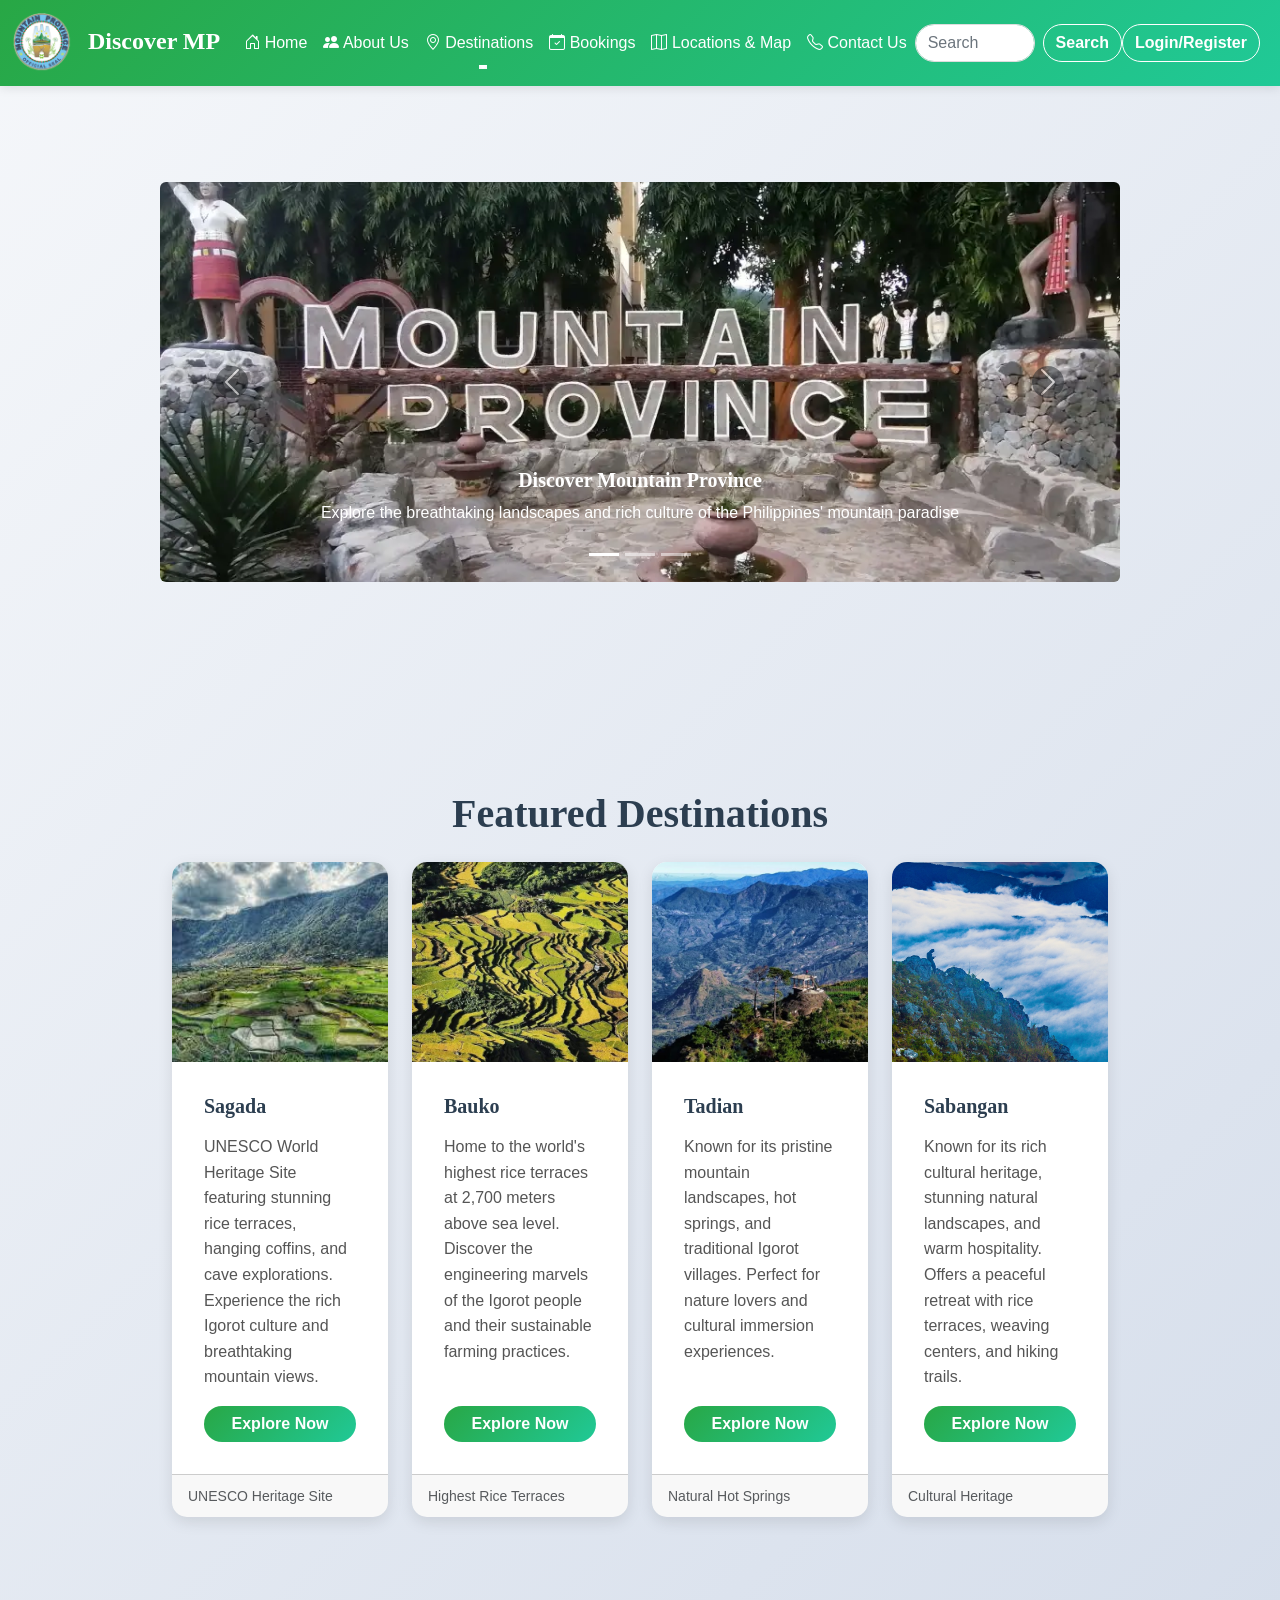
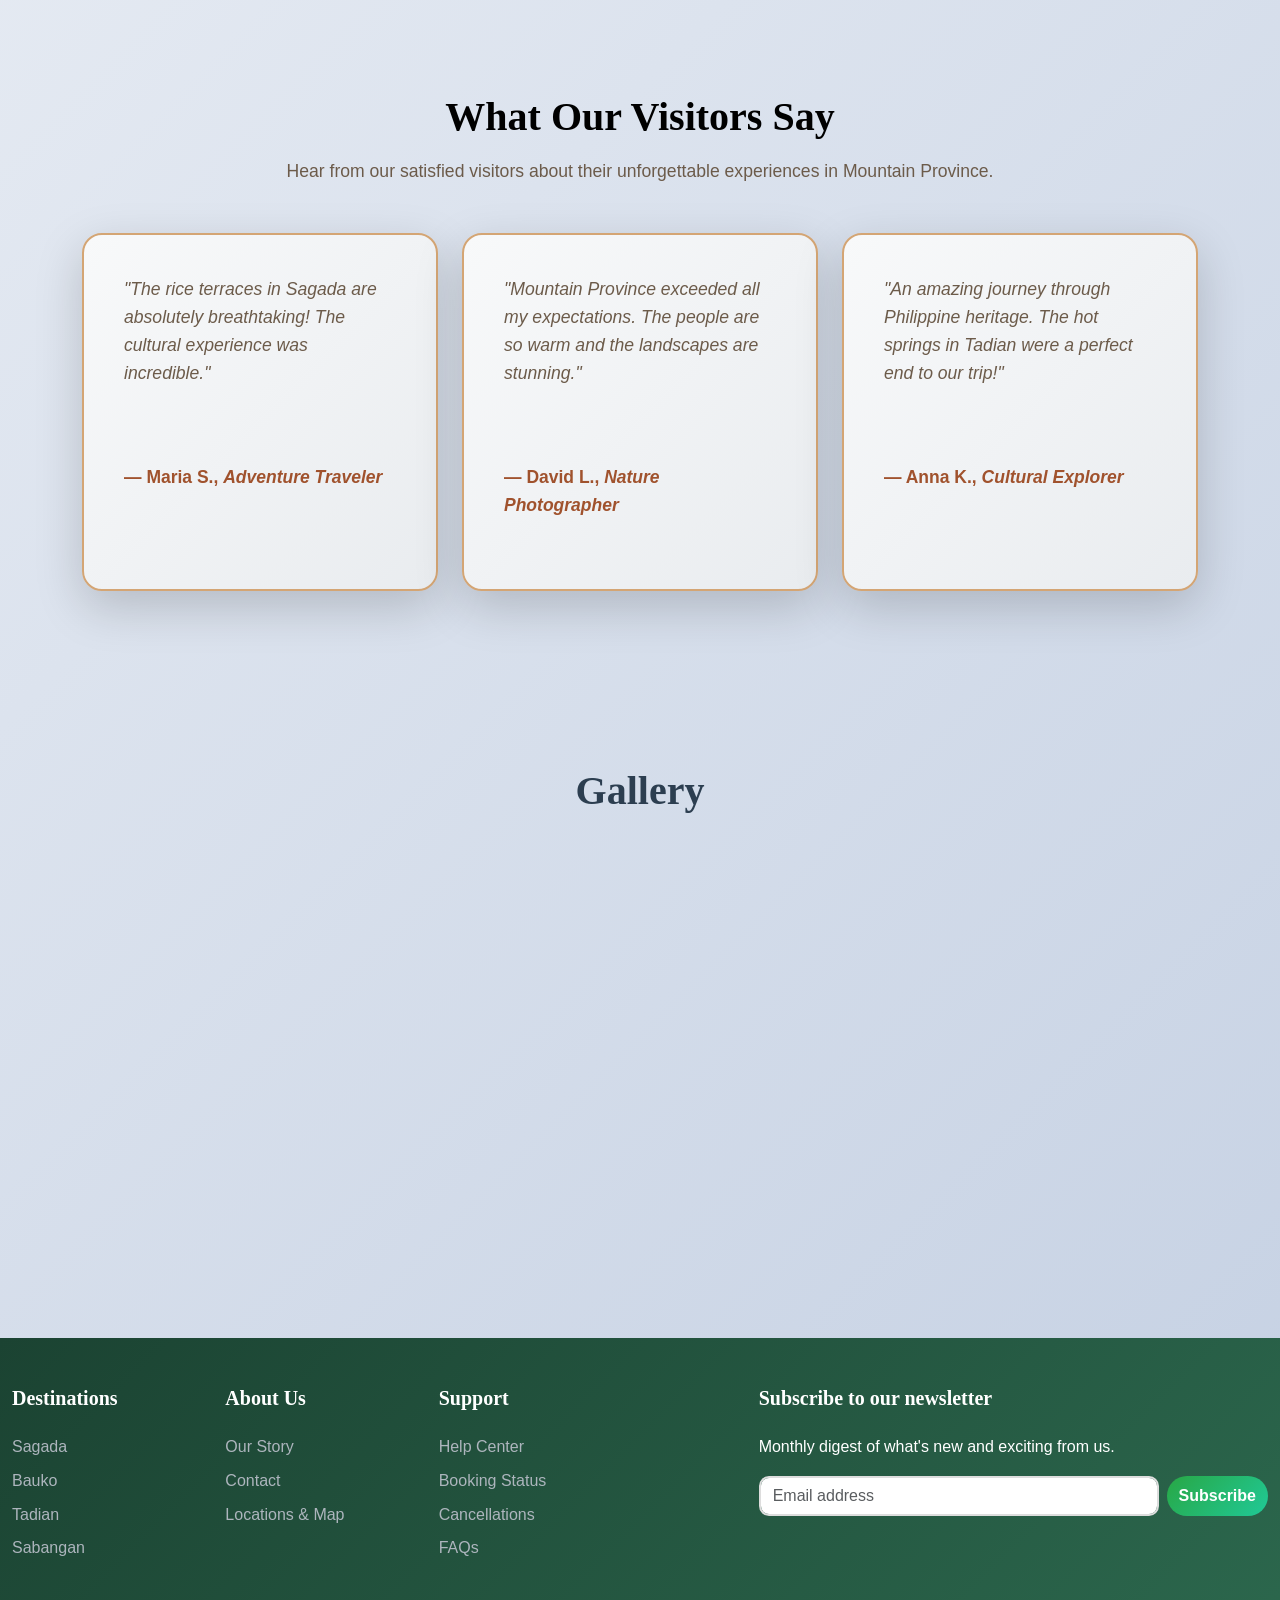
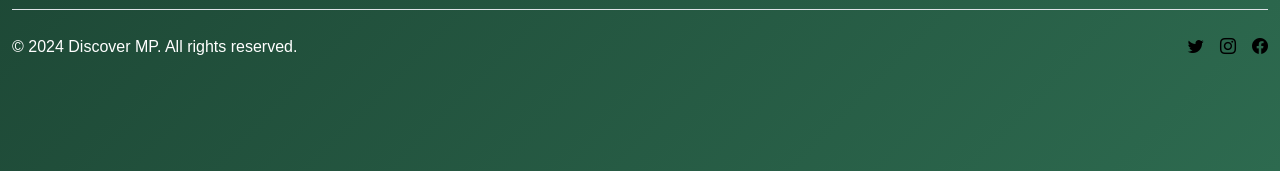
<file: index.html>
<!doctype html>
<html lang="en">
  <head>
    <meta charset="utf-8">
    <meta name="viewport" content="width=device-width, initial-scale=1">
    <title>Home - Discover MP</title>
    <link rel="stylesheet" href="https://cdn.jsdelivr.net/npm/bootstrap-icons@1.13.1/font/bootstrap-icons.min.css">
    <link href="https://cdn.jsdelivr.net/npm/bootstrap@5.3.0-alpha3/dist/css/bootstrap.min.css" rel="stylesheet" integrity="sha384-KK94CHFLLe+nY2dmCWGMq91rCGa5gtU4mk92HdvYe+M/SXH301p5ILy+dN9+nJOZ" crossorigin="anonymous">
    <link rel="stylesheet" href="style.css">
  <body>
  <nav class="navbar navbar-expand-lg bg-success" data-bs-theme="dark">
    <div class="container-fluid">
      <a class="navbar-brand" href="index.html"><img src="Images/Logo.png" alt="Logo" width="60" height="60" class="d-inline-block align-text-middle"> Discover MP</a>
      <button class="navbar-toggler" type="button" data-bs-toggle="collapse" data-bs-target="#navbarSupportedContent" aria-controls="navbarSupportedContent" aria-expanded="false" aria-label="Toggle navigation">
        <span class="navbar-toggler-icon"></span>
      </button>
      <div class="collapse navbar-collapse" id="navbarSupportedContent">
        <ul class="navbar-nav me-auto mb-2 mb-lg-0">
          <li class="nav-item">
            <a class="nav-link active" aria-current="page" href="index.html"> <i class="bi bi-house-door"></i> Home</a>
          </li>
          <li class="nav-item">
            <a class="nav-link" href="About.html"> <i class="bi bi-people-fill"></i> About Us</a>
          </li>
          <li class="nav-item dropdown">
            <a class="nav-link dropdown-toggle" href="Destinations.html" role="button" data-bs-toggle="dropdown" aria-expanded="false">
              <i class="bi bi-geo-alt"></i> Destinations
            </a>
            <ul class="dropdown-menu">
              <li><a class="dropdown-item" href="Sagada.html">Sagada</a></li>
              <li><a class="dropdown-item" href="Bauko.html">Bauko</a></li>
              <li><a class="dropdown-item" href="Tadian.html">Tadian</a></li>
              <li><a class="dropdown-item" href="Sabangan.html">Sabangan</a></li>
            </ul>
          </li>
          <li class="nav-item">
            <a class="nav-link" href="Bookings.html"> <i class="bi bi-calendar-check"></i> Bookings</a>
          </li>
          <li class="nav-item">
            <a class="nav-link" href="Locations.html"><i class="bi bi-map"></i> Locations & Map</a>
          </li>
          <li class="nav-item">
            <a class="nav-link" href="Contact.html"><i class="bi bi-telephone"></i> Contact Us</a>
          </li>
        </ul>
        <form class="d-flex" role="search">
          <input class="form-control me-2" type="search" placeholder="Search" aria-label="Search">
          <button class="btn btn-outline-success" type="submit">Search</button>
        </form>
        <div class="d-flex">
          <a class="btn btn-outline-success me-2" href="Login.html">Login/Register</a>
        </div>
      </div>
    </div>
  </nav>
<!-- This is for carousel -->
<section class="d-flex justify-content-center my-5 pt-5">
  <div id="carouselExampleCaptions" class="carousel slide w-75">
    <div class="carousel-indicators">
      <button type="button" data-bs-target="#carouselExampleCaptions" data-bs-slide-to="0" class="active" aria-current="true" aria-label="Slide 1"></button>
      <button type="button" data-bs-target="#carouselExampleCaptions" data-bs-slide-to="1" aria-label="Slide 2"></button>
      <button type="button" data-bs-target="#carouselExampleCaptions" data-bs-slide-to="2" aria-label="Slide 3"></button>
    </div>
    <div class="carousel-inner">
      <div class="carousel-item active" data-bs-interval="10000">
        <img src="Images/mountain prov.webp" class="d-block w-100 rounded" alt="Mountain Province Landscape" height="400">
        <div class="carousel-caption d-none d-md-block">
          <b><h5 style="color: white;">Discover Mountain Province</h5></b>
          <p style="color: white;">Explore the breathtaking landscapes and rich culture of the Philippines' mountain paradise</p>
        </div>
      </div>
      <div class="carousel-item">
        <img src="Images/sagada cave.jpg" class="d-block w-100 rounded" alt="Sagada Rice Terraces" height="400">
        <div class="carousel-caption d-none d-md-block">
          <b><h5 style="color: white;">Beauty of Sagada Caves</h5></b>
          <p style="color: white;">Visit ancient caves and rice terraces that tell stories of indigenous heritage</p>
        </div>
      </div>
      <div class="carousel-item">
        <img src="Images/hero hike.jpg" class="d-block w-100 rounded" alt="Mountain Adventures" height="400">
        <div class="carousel-caption d-none d-md-block">
          <h5 style="color: white;">Adventure Awaits</h5>
          <p style="color: white;">Hike, trek, and immerse yourself in nature's wonders</p>
        </div>
      </div>
    </div>
    <button class="carousel-control-prev" type="button" data-bs-target="#carouselExampleCaptions" data-bs-slide="prev">
      <span class="carousel-control-prev-icon bg-dark p-3 rounded-circle" aria-hidden="true"></span>
      <span class="visually-hidden">Previous</span>
    </button>
    <button class="carousel-control-next" type="button" data-bs-target="#carouselExampleCaptions" data-bs-slide="next">
      <span class="carousel-control-next-icon bg-dark p-3 rounded-circle" aria-hidden="true"></span>
      <span class="visually-hidden">Next</span>
    </button>
  </div>
</section>
<!-- this is for card section -->
<section class="my-5">
  <h1 class="top text-center mb-4">Featured Destinations</h1>
  <div class="row row-cols-1 row-cols-md-4 w-75 mx-auto">
    <div class="col">
      <div class="card h-100 d-flex flex-column">
        <img src="Images/sagada rice terraces.jpg" class="card-img-top" alt="Sagada Rice Terraces">
        <div class="card-body d-flex flex-column">
          <h5 class="card-title">Sagada</h5>
          <p class="card-text flex-grow-1">UNESCO World Heritage Site featuring stunning rice terraces, hanging coffins, and cave explorations. Experience the rich Igorot culture and breathtaking mountain views.</p>
          <a href="Sagada.html" class="btn btn-success mt-auto">Explore Now</a>
        </div>
        <div class="card-footer">
          <small class="text-body-secondary">UNESCO Heritage Site</small>
        </div>
      </div>
    </div>
    <div class="col">
      <div class="card h-100 d-flex flex-column">
        <img src="Images/bauko rice terraces.jpg" class="card-img-top" alt="Bauko Rice Terraces">
        <div class="card-body d-flex flex-column">
          <h5 class="card-title">Bauko</h5>
          <p class="card-text flex-grow-1">Home to the world's highest rice terraces at 2,700 meters above sea level. Discover the engineering marvels of the Igorot people and their sustainable farming practices.</p>
          <a href="Bauko.html" class="btn btn-success mt-auto">Explore Now</a>
        </div>
        <div class="card-footer">
          <small class="text-body-secondary">Highest Rice Terraces</small>
        </div>
      </div>
    </div>
    <div class="col">
      <div class="card h-100 d-flex flex-column">
        <img src="Images/tadian mountain landscape.jpg" class="card-img-top" alt="Tadian Mountain Views">
        <div class="card-body d-flex flex-column">
          <h5 class="card-title">Tadian</h5>
          <p class="card-text flex-grow-1">Known for its pristine mountain landscapes, hot springs, and traditional Igorot villages. Perfect for nature lovers and cultural immersion experiences.</p>
          <a href="Tadian.html" class="btn btn-success mt-auto">Explore Now</a>
        </div>
        <div class="card-footer">
          <small class="text-body-secondary">Natural Hot Springs</small>
        </div>
      </div>
    </div>
    <div class="col">
      <div class="card h-100 d-flex flex-column">
        <img src="Images/sabangan landscape.jpg" class="card-img-top" alt="Sabangan Rice Terraces">
        <div class="card-body d-flex flex-column">
          <h5 class="card-title">Sabangan</h5>
          <p class="card-text flex-grow-1">Known for its rich cultural heritage, stunning natural landscapes, and warm hospitality. Offers a peaceful retreat with rice terraces, weaving centers, and hiking trails.</p>
          <a href="Sabangan.html" class="btn btn-success mt-auto">Explore Now</a>
        </div>
        <div class="card-footer">
          <small class="text-body-secondary">Cultural Heritage</small>
        </div>
      </div>
    </div>
  </div>
</section>

                <!-- Testimonials Section -->
                <section class="my-5 py-5">
                  <div class="container">
                    <h1 class="text-center mb-3" style="color: black; font-weight: bold;">What Our Visitors Say</h1>
                    <p class="text-center mb-5" style="font-size: 1.1rem; color: #6c5b4a;">Hear from our satisfied visitors about their unforgettable experiences in Mountain Province.</p>
                    <div class="row row-cols-1 row-cols-md-3 g-4">
                      <div class="col">
                        <div class="card h-100 d-flex flex-column testimonial-card shadow-lg">
                          <div class="card-body">
                            <blockquote class="blockquote mb-0">
                              <p>"The rice terraces in Sagada are absolutely breathtaking! The cultural experience was incredible."</p>
                              <footer class="blockquote-footer">Maria S., <cite title="Source Title">Adventure Traveler</cite></footer>
                            </blockquote>
                          </div>
                        </div>
                      </div>
                      <div class="col">
                        <div class="card h-100 d-flex flex-column testimonial-card shadow-lg">
                          <div class="card-body">
                            <blockquote class="blockquote mb-0">
                              <p>"Mountain Province exceeded all my expectations. The people are so warm and the landscapes are stunning."</p>
                              <footer class="blockquote-footer">David L., <cite title="Source Title">Nature Photographer</cite></footer>
                            </blockquote>
                          </div>
                        </div>
                      </div>
                      <div class="col">
                        <div class="card h-100 d-flex flex-column testimonial-card shadow-lg">
                          <div class="card-body">
                            <blockquote class="blockquote mb-0">
                              <p>"An amazing journey through Philippine heritage. The hot springs in Tadian were a perfect end to our trip!"</p>
                              <footer class="blockquote-footer">Anna K., <cite title="Source Title">Cultural Explorer</cite></footer>
                            </blockquote>
                          </div>
                        </div>
                      </div>
                    </div>
                  </div>
                </section>
  <!-- For gallery -->
   <section>
    <h1 class="text-center">Gallery</h1>
    <div class="container">
      <div class="row">
        <div class="col-md-6 d-flex justify-content-center mb-5">
            <div class="ratio ratio-16x9">
                <iframe width="560" height="315" src="https://www.youtube.com/embed/j3RnobwhhSI?si=NNrTnXe1MJ1Eu6oq" title="YouTube video player" frameborder="0" allow="accelerometer; autoplay; clipboard-write; encrypted-media; gyroscope; picture-in-picture; web-share" referrerpolicy="strict-origin-when-cross-origin" allowfullscreen></iframe>
            </div>
        </div>
        <div class="col-md-6 d-flex justify-content-center mb-5">
            <div class="ratio ratio-16x9">
                <iframe width="560" height="315" src="https://www.youtube.com/embed/yrRGj370Ab0?si=56Awk-aHZZ7CbjCb" title="YouTube video player" frameborder="0" allow="accelerometer; autoplay; clipboard-write; encrypted-media; gyroscope; picture-in-picture; web-share" referrerpolicy="strict-origin-when-cross-origin" allowfullscreen></iframe>
        </div>
      </div>
    </div>
   </section>
   <!-- end of gallery -->
<!-- Footer -->
<footer class="py-5" style="background-color: #1b4332; color: white;">
  <div class="container-fluid">
    <div class="row">
      <div class="col-6 col-md-2 mb-3">
        <h5 style="color: white;">Destinations</h5>
        <ul class="nav flex-column">
          <li class="nav-item mb-2">
            <a href="Sagada.html" class="nav-link p-0" style="color: white;">Sagada</a>
          </li>
          <li class="nav-item mb-2">
            <a href="Bauko.html" class="nav-link p-0" style="color: white;">Bauko</a>
          </li>
          <li class="nav-item mb-2">
            <a href="Tadian.html" class="nav-link p-0" style="color: white;">Tadian</a>
          </li>
          <li class="nav-item mb-2">
            <a href="Sabangan.html" class="nav-link p-0" style="color: white;">Sabangan</a>
          </li>
        </ul>
      </div>

      <div class="col-6 col-md-2 mb-3">
        <h5 style="color: white;">About Us</h5>
        <ul class="nav flex-column">
          <li class="nav-item mb-2">
            <a href="About.html" class="nav-link p-0" style="color: white;">Our Story</a>
          </li>
          <li class="nav-item mb-2">
            <a href="Contact.html" class="nav-link p-0" style="color: white;">Contact</a>
          </li>
          <li class="nav-item mb-2">
            <a href="Locations.html" class="nav-link p-0" style="color: white;">Locations & Map</a>
          </li>
        </ul>
      </div>

      <div class="col-6 col-md-2 mb-3">
        <h5 style="color: white;">Support</h5>
        <ul class="nav flex-column">
          <li class="nav-item mb-2">
            <a href="#" class="nav-link p-0" style="color: white;">Help Center</a>
          </li>
          <li class="nav-item mb-2">
            <a href="#" class="nav-link p-0" style="color: white;">Booking Status</a>
          </li>
          <li class="nav-item mb-2">
            <a href="#" class="nav-link p-0" style="color: white;">Cancellations</a>
          </li>
          <li class="nav-item mb-2">
            <a href="#" class="nav-link p-0" style="color: white;">FAQs</a>
          </li>
        </ul>
      </div>

      <div class="col-md-5 offset-md-1 mb-3">
        <form>
          <h5 style="color: white;">Subscribe to our newsletter</h5>
          <p style="color:white;">Monthly digest of what's new and exciting from us.</p>
          <div class="d-flex flex-column flex-sm-row w-100 gap-2">
            <label for="newsletter1" class="visually-hidden">Email address</label>
            <input id="newsletter1" type="text" class="form-control" placeholder="Email address" />
            <button class="btn btn-success" type="button">Subscribe</button>
          </div>
        </form>
      </div>
    </div>

    <div class="d-flex flex-column flex-sm-row justify-content-between py-4 my-4 border-top">
      <p style="color: white;">&copy; 2024 Discover MP. All rights reserved.</p>
      <ul class="list-unstyled d-flex">
        <li class="ms-3">
          <a class="link-body-emphasis" href="#" style="color: white;"><i class="bi bi-twitter"></i></a>
        </li>
        <li class="ms-3">
          <a class="link-body-emphasis" href="#" style="color: white;"><i class="bi bi-instagram"></i></a>
        </li>
        <li class="ms-3">
          <a class="link-body-emphasis" href="#" style="color: white;"><i class="bi bi-facebook"></i></a>
        </li>
      </ul>
    </div>
  </div>
</footer>

<script src="https://cdn.jsdelivr.net/npm/bootstrap@5.3.0-alpha3/dist/js/bootstrap.bundle.min.js" integrity="sha384-ENjdO4Dr2bkBIFxQpeoTz1HIcje39Wm4jDKdf19U8gI4ddQ3GYNS7NTKfAdVQSZe" crossorigin="anonymous"></script>
<script>
document.addEventListener('DOMContentLoaded', function() {
  const searchForm = document.querySelector('form[role="search"]');
  if (searchForm) {
    searchForm.addEventListener('submit', function(e) {
      e.preventDefault();
      const query = document.querySelector('input[type="search"]').value.trim().toLowerCase();
      if (query === 'sagada') {
        window.location.href = 'Sagada.html';
      } else if (query === 'bauko') {
        window.location.href = 'Bauko.html';
      } else if (query === 'tadian') {
        window.location.href = 'Tadian.html';
      } else if (query === 'sabangan') {
        window.location.href = 'Sabangan.html';
      } else {
        window.location.href = 'Destinations.html';
      }
    });
  }
});
</script>
</body>
</html>
</file>
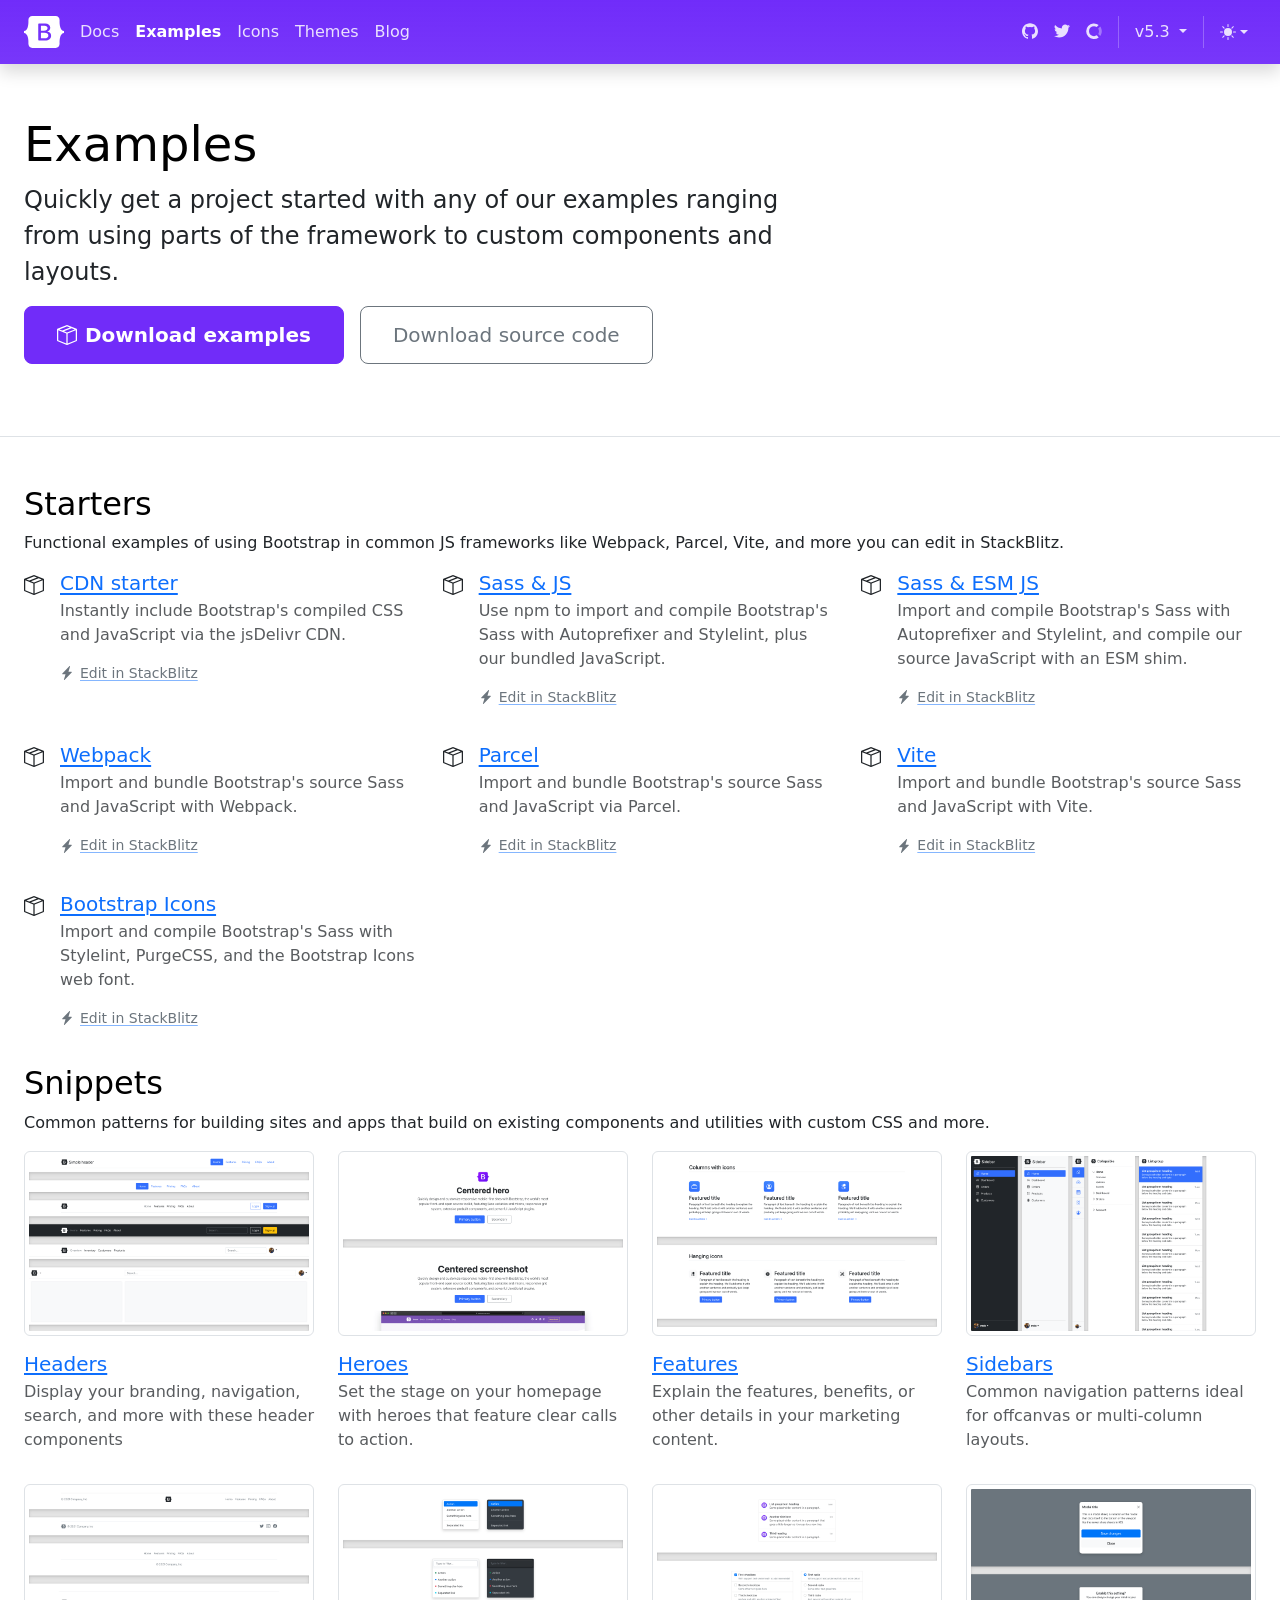
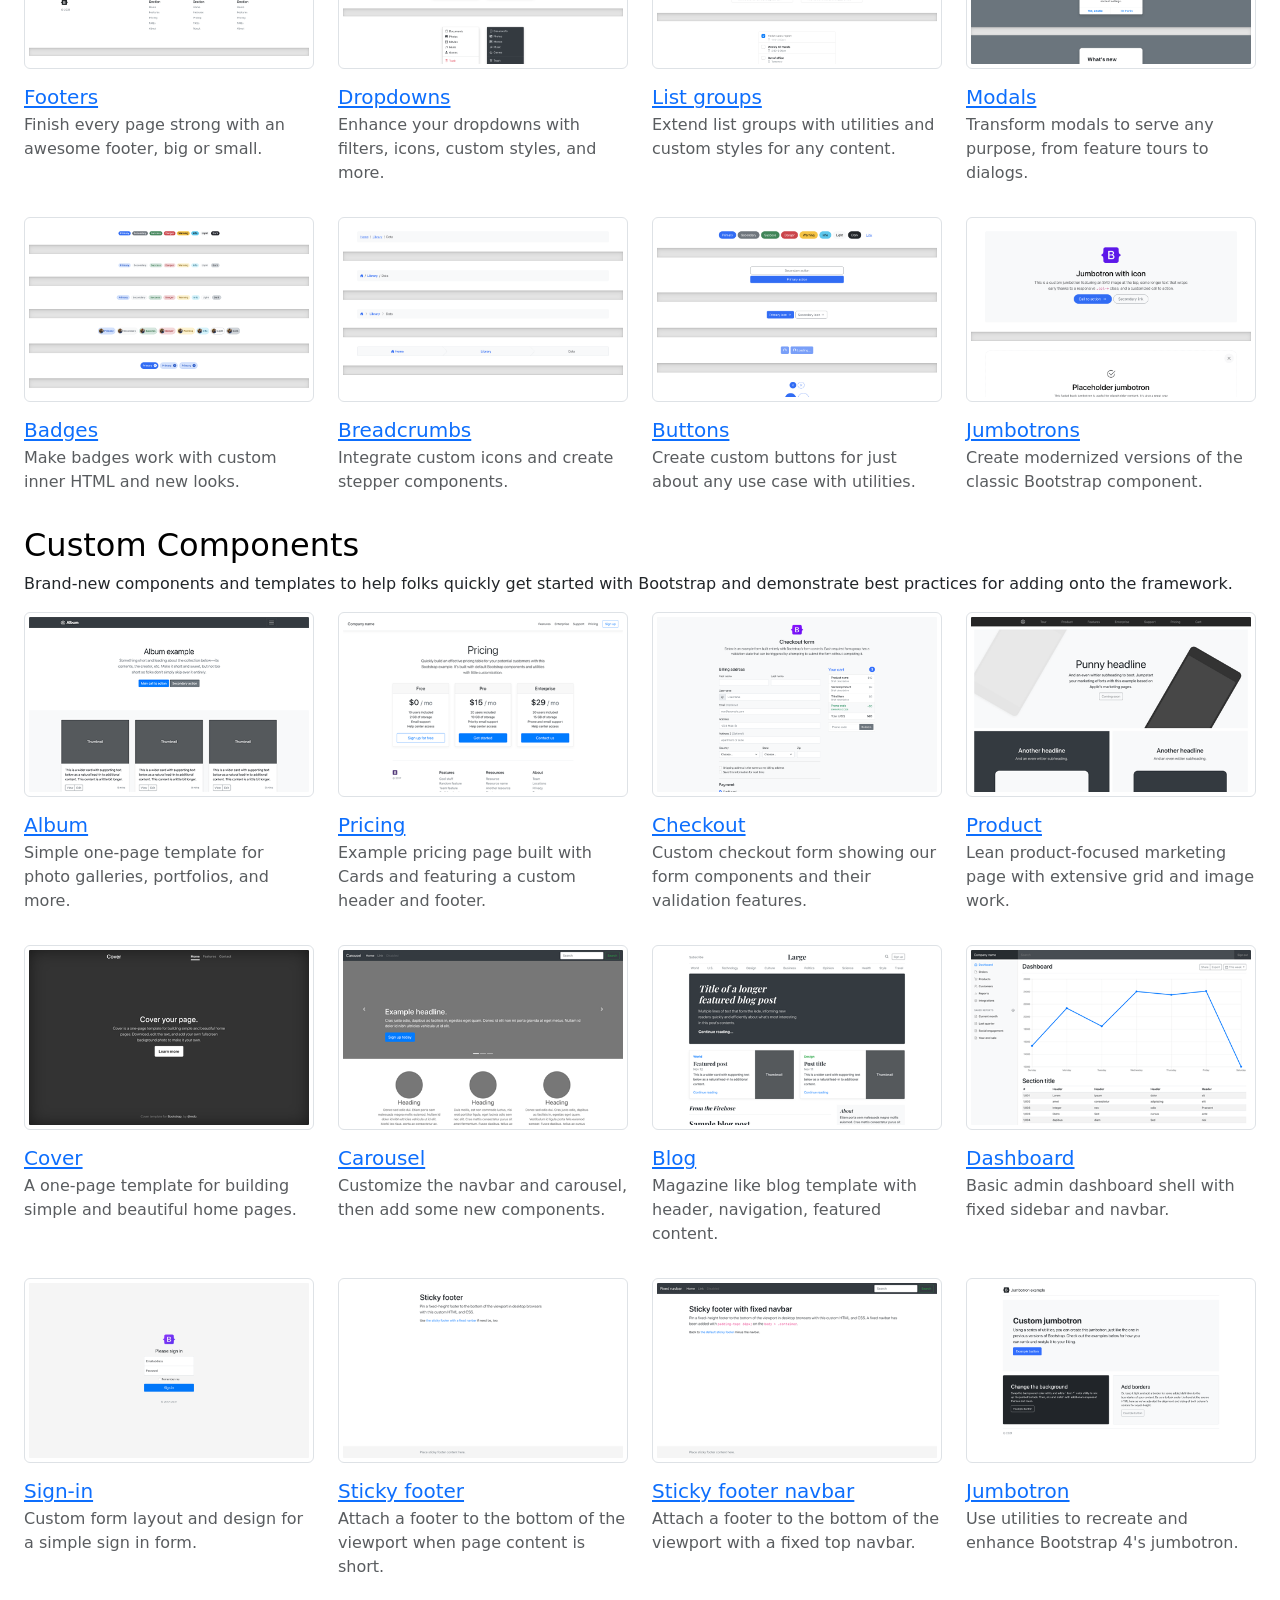
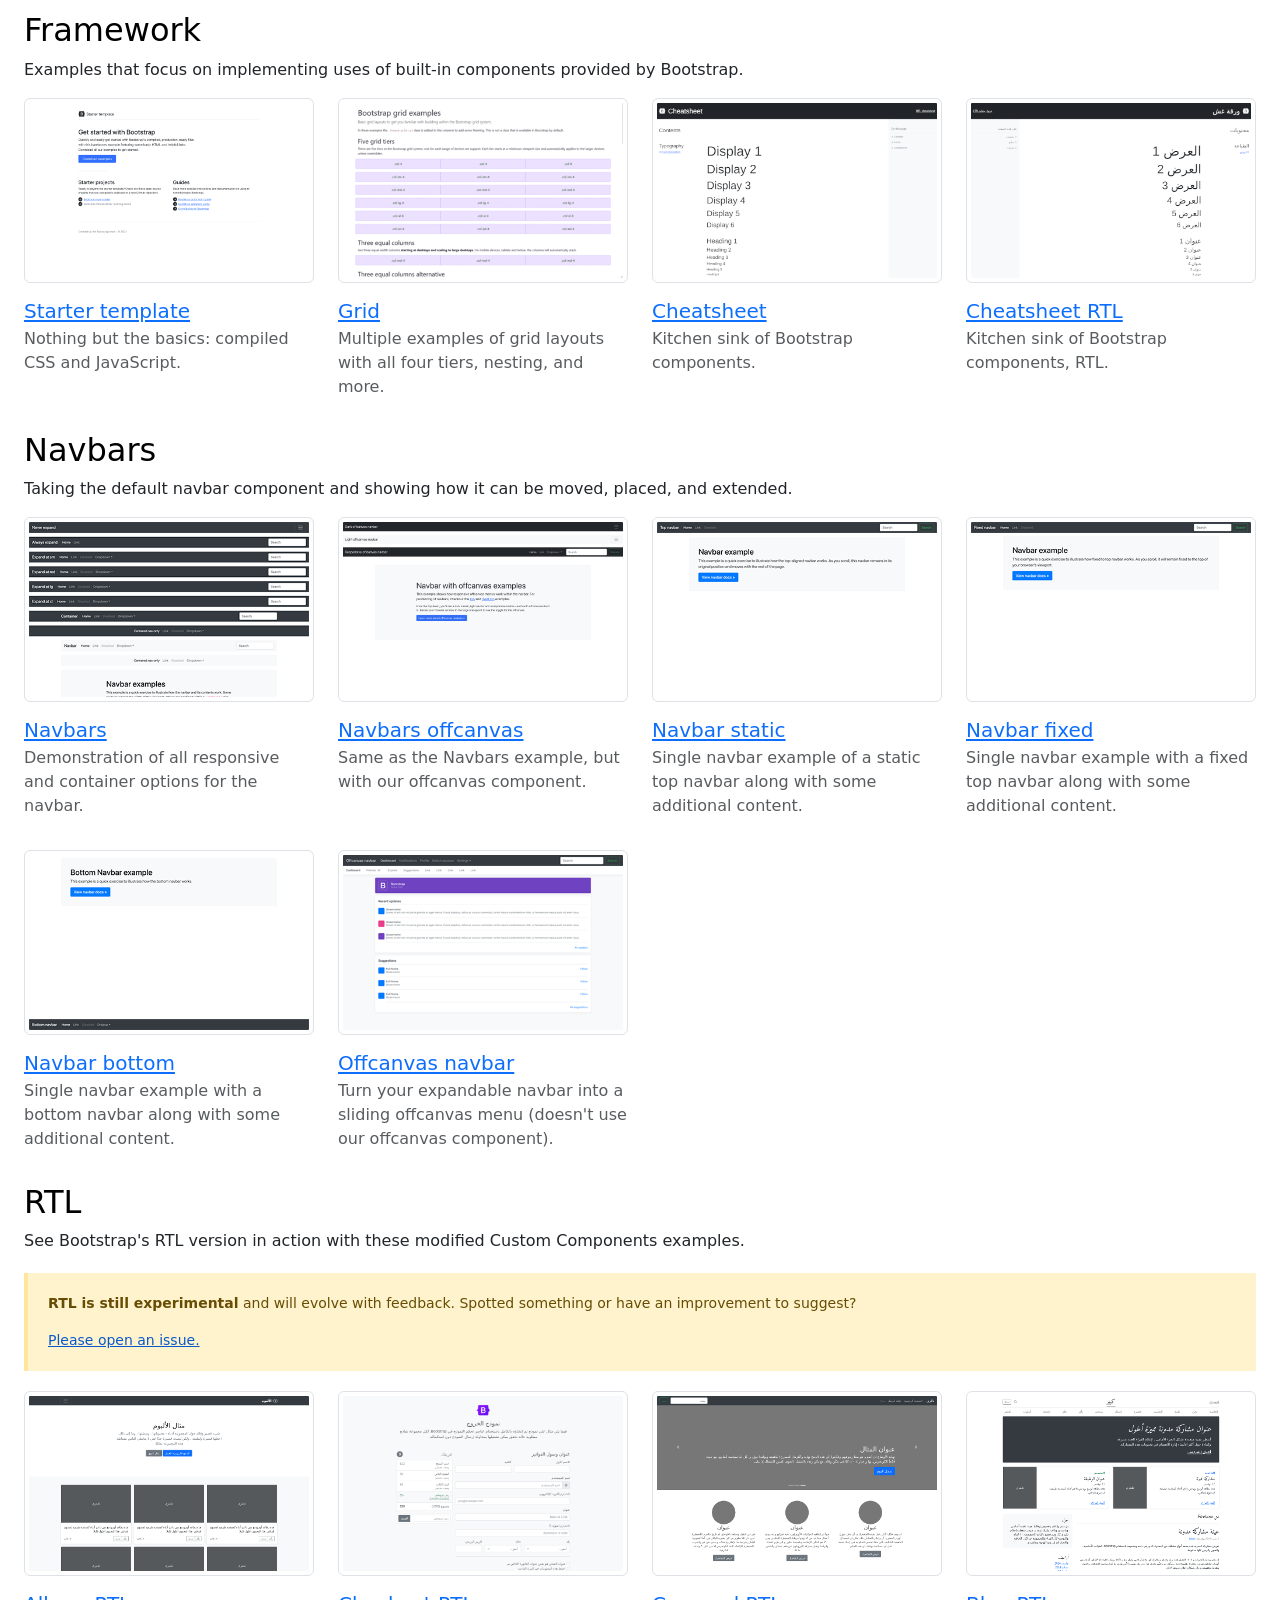
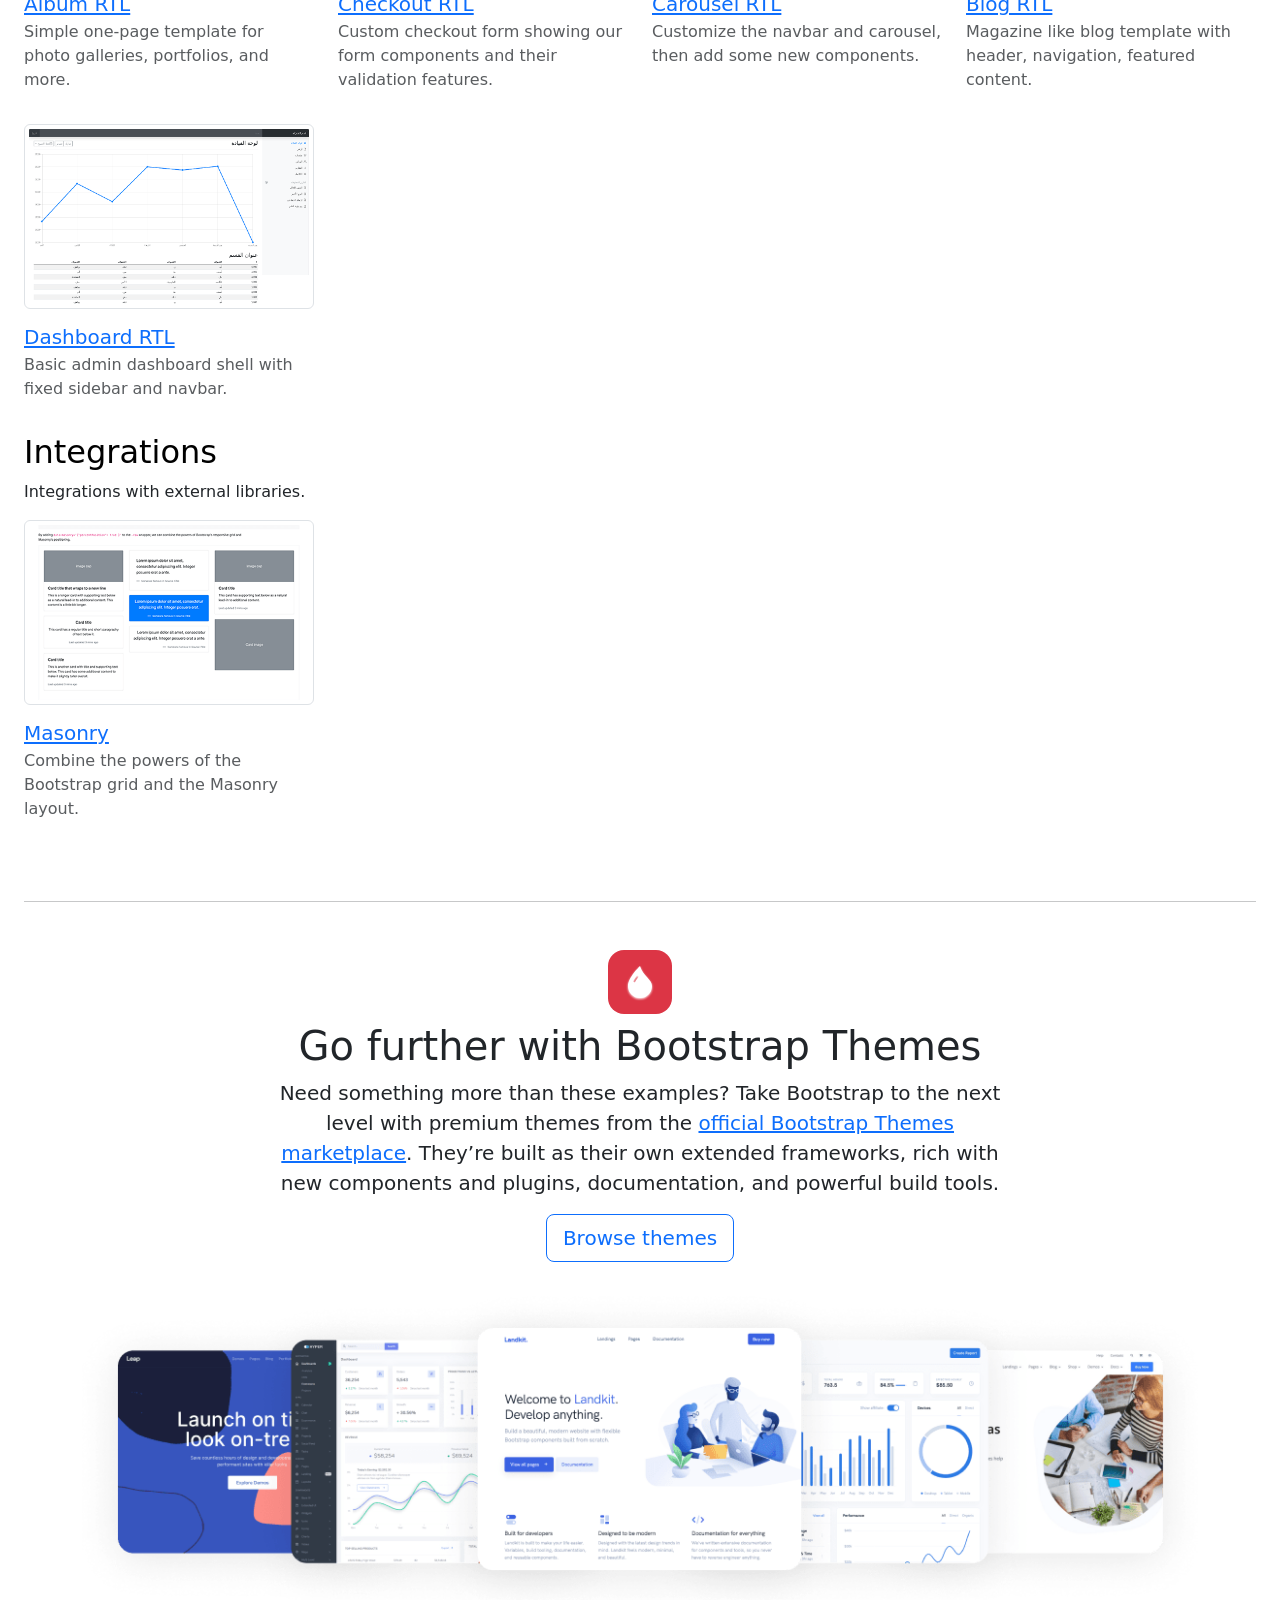
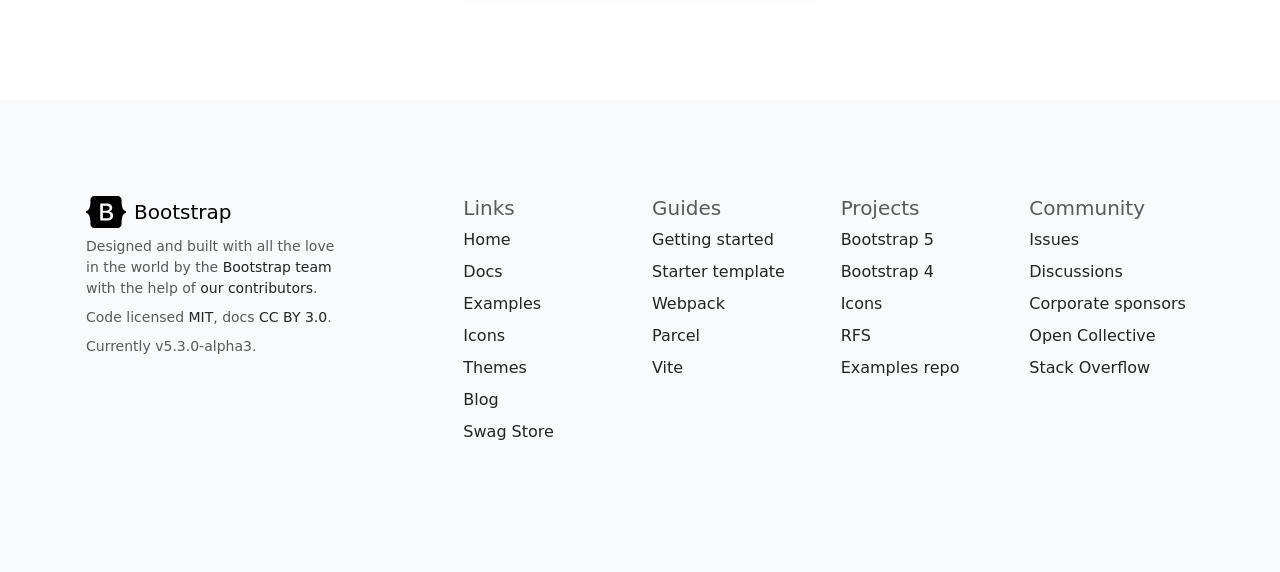
<file: Bootstrap/examples/index.html>
<!DOCTYPE html>
<html lang="en" data-bs-theme="auto">
  <!-- Mirrored from getbootstrap.com/docs/5.3/examples/ by HTTrack Website Copier/3.x [XR&CO'2014], Mon, 15 May 2023 13:31:13 GMT -->
  <!-- Added by HTTrack --><meta
    http-equiv="content-type"
    content="text/html;charset=utf-8"
  /><!-- /Added by HTTrack -->
  <head>
    <meta charset="utf-8" />
    <meta name="viewport" content="width=device-width, initial-scale=1" />
    <meta
      name="description"
      content="Quickly get a project started with any of our examples ranging from using parts of the framework to custom components and layouts."
    />
    <meta
      name="author"
      content="Mark Otto, Jacob Thornton, and Bootstrap contributors"
    />
    <meta name="generator" content="Hugo 0.111.3" />

    <meta name="docsearch:language" content="en" />
    <meta name="docsearch:version" content="5.3" />

    <title>Examples · Bootstrap v5.3</title>

    <link rel="canonical" href="index.html" />

    <script src="../assets/js/color-modes.js"></script>

    <link href="../dist/css/bootstrap.min.css" rel="stylesheet" />
    <link href="../assets/css/docs.css" rel="stylesheet" />

    <!-- Favicons -->
    <link
      rel="apple-touch-icon"
      href="../assets/img/favicons/apple-touch-icon.png"
      sizes="180x180"
    />
    <link
      rel="icon"
      href="../assets/img/favicons/favicon-32x32.png"
      sizes="32x32"
      type="image/png"
    />
    <link
      rel="icon"
      href="../assets/img/favicons/favicon-16x16.png"
      sizes="16x16"
      type="image/png"
    />
    <link rel="manifest" href="../assets/img/favicons/manifest.json" />
    <link
      rel="mask-icon"
      href="../assets/img/favicons/safari-pinned-tab.svg"
      color="#712cf9"
    />
    <link rel="icon" href="../assets/img/favicons/favicon.ico" />
    <meta name="theme-color" content="#712cf9" />

    <meta name="twitter:card" content="summary_large_image" />
    <meta name="twitter:site" content="@getbootstrap" />
    <meta name="twitter:creator" content="@getbootstrap" />
    <meta name="twitter:title" content="Examples" />
    <meta
      name="twitter:description"
      content="Quickly get a project started with any of our examples ranging from using parts of the framework to custom components and layouts."
    />
    <meta
      name="twitter:image"
      content="https://getbootstrap.com/docs/5.3/assets/brand/bootstrap-social.png"
    />

    <meta
      property="og:url"
      content="https://getbootstrap.com/docs/5.3/examples/"
    />
    <meta property="og:title" content="Examples" />
    <meta
      property="og:description"
      content="Quickly get a project started with any of our examples ranging from using parts of the framework to custom components and layouts."
    />
    <meta property="og:type" content="website" />
    <meta
      property="og:image"
      content="https://getbootstrap.com/docs/5.3/assets/brand/bootstrap-social.png"
    />
    <meta property="og:image:type" content="image/png" />
    <meta property="og:image:width" content="2000" />
    <meta property="og:image:height" content="1000" />
  </head>
  <body>
    <div class="skippy visually-hidden-focusable overflow-hidden">
      <div class="container-xl">
        <a class="d-inline-flex p-2 m-1" href="#content"
          >Skip to main content</a
        >
      </div>
    </div>

    <svg xmlns="http://www.w3.org/2000/svg" style="display: none">
      <symbol id="arrow-right" viewBox="0 0 16 16">
        <path
          fill-rule="evenodd"
          d="M1 8a.5.5 0 0 1 .5-.5h11.793l-3.147-3.146a.5.5 0 0 1 .708-.708l4 4a.5.5 0 0 1 0 .708l-4 4a.5.5 0 0 1-.708-.708L13.293 8.5H1.5A.5.5 0 0 1 1 8z"
        />
      </symbol>
      <symbol id="book-half" viewBox="0 0 16 16">
        <path
          d="M8.5 2.687c.654-.689 1.782-.886 3.112-.752 1.234.124 2.503.523 3.388.893v9.923c-.918-.35-2.107-.692-3.287-.81-1.094-.111-2.278-.039-3.213.492V2.687zM8 1.783C7.015.936 5.587.81 4.287.94c-1.514.153-3.042.672-3.994 1.105A.5.5 0 0 0 0 2.5v11a.5.5 0 0 0 .707.455c.882-.4 2.303-.881 3.68-1.02 1.409-.142 2.59.087 3.223.877a.5.5 0 0 0 .78 0c.633-.79 1.814-1.019 3.222-.877 1.378.139 2.8.62 3.681 1.02A.5.5 0 0 0 16 13.5v-11a.5.5 0 0 0-.293-.455c-.952-.433-2.48-.952-3.994-1.105C10.413.809 8.985.936 8 1.783z"
        />
      </symbol>
      <symbol id="box-seam" viewBox="0 0 16 16">
        <path
          d="M8.186 1.113a.5.5 0 0 0-.372 0L1.846 3.5l2.404.961L10.404 2l-2.218-.887zm3.564 1.426L5.596 5 8 5.961 14.154 3.5l-2.404-.961zm3.25 1.7-6.5 2.6v7.922l6.5-2.6V4.24zM7.5 14.762V6.838L1 4.239v7.923l6.5 2.6zM7.443.184a1.5 1.5 0 0 1 1.114 0l7.129 2.852A.5.5 0 0 1 16 3.5v8.662a1 1 0 0 1-.629.928l-7.185 2.874a.5.5 0 0 1-.372 0L.63 13.09a1 1 0 0 1-.63-.928V3.5a.5.5 0 0 1 .314-.464L7.443.184z"
        />
      </symbol>
      <symbol id="braces" viewBox="0 0 16 16">
        <path
          d="M2.114 8.063V7.9c1.005-.102 1.497-.615 1.497-1.6V4.503c0-1.094.39-1.538 1.354-1.538h.273V2h-.376C3.25 2 2.49 2.759 2.49 4.352v1.524c0 1.094-.376 1.456-1.49 1.456v1.299c1.114 0 1.49.362 1.49 1.456v1.524c0 1.593.759 2.352 2.372 2.352h.376v-.964h-.273c-.964 0-1.354-.444-1.354-1.538V9.663c0-.984-.492-1.497-1.497-1.6zM13.886 7.9v.163c-1.005.103-1.497.616-1.497 1.6v1.798c0 1.094-.39 1.538-1.354 1.538h-.273v.964h.376c1.613 0 2.372-.759 2.372-2.352v-1.524c0-1.094.376-1.456 1.49-1.456V7.332c-1.114 0-1.49-.362-1.49-1.456V4.352C13.51 2.759 12.75 2 11.138 2h-.376v.964h.273c.964 0 1.354.444 1.354 1.538V6.3c0 .984.492 1.497 1.497 1.6z"
        />
      </symbol>
      <symbol id="braces-asterisk" viewBox="0 0 16 16">
        <path
          fill-rule="evenodd"
          d="M1.114 8.063V7.9c1.005-.102 1.497-.615 1.497-1.6V4.503c0-1.094.39-1.538 1.354-1.538h.273V2h-.376C2.25 2 1.49 2.759 1.49 4.352v1.524c0 1.094-.376 1.456-1.49 1.456v1.299c1.114 0 1.49.362 1.49 1.456v1.524c0 1.593.759 2.352 2.372 2.352h.376v-.964h-.273c-.964 0-1.354-.444-1.354-1.538V9.663c0-.984-.492-1.497-1.497-1.6ZM14.886 7.9v.164c-1.005.103-1.497.616-1.497 1.6v1.798c0 1.094-.39 1.538-1.354 1.538h-.273v.964h.376c1.613 0 2.372-.759 2.372-2.352v-1.524c0-1.094.376-1.456 1.49-1.456v-1.3c-1.114 0-1.49-.362-1.49-1.456V4.352C14.51 2.759 13.75 2 12.138 2h-.376v.964h.273c.964 0 1.354.444 1.354 1.538V6.3c0 .984.492 1.497 1.497 1.6ZM7.5 11.5V9.207l-1.621 1.621-.707-.707L6.792 8.5H4.5v-1h2.293L5.172 5.879l.707-.707L7.5 6.792V4.5h1v2.293l1.621-1.621.707.707L9.208 7.5H11.5v1H9.207l1.621 1.621-.707.707L8.5 9.208V11.5h-1Z"
        />
      </symbol>
      <symbol id="check2" viewBox="0 0 16 16">
        <path
          d="M13.854 3.646a.5.5 0 0 1 0 .708l-7 7a.5.5 0 0 1-.708 0l-3.5-3.5a.5.5 0 1 1 .708-.708L6.5 10.293l6.646-6.647a.5.5 0 0 1 .708 0z"
        />
      </symbol>
      <symbol id="chevron-expand" viewBox="0 0 16 16">
        <path
          fill-rule="evenodd"
          d="M3.646 9.146a.5.5 0 0 1 .708 0L8 12.793l3.646-3.647a.5.5 0 0 1 .708.708l-4 4a.5.5 0 0 1-.708 0l-4-4a.5.5 0 0 1 0-.708zm0-2.292a.5.5 0 0 0 .708 0L8 3.207l3.646 3.647a.5.5 0 0 0 .708-.708l-4-4a.5.5 0 0 0-.708 0l-4 4a.5.5 0 0 0 0 .708z"
        />
      </symbol>
      <symbol id="circle-half" viewBox="0 0 16 16">
        <path d="M8 15A7 7 0 1 0 8 1v14zm0 1A8 8 0 1 1 8 0a8 8 0 0 1 0 16z" />
      </symbol>
      <symbol id="clipboard" viewBox="0 0 16 16">
        <path
          d="M4 1.5H3a2 2 0 0 0-2 2V14a2 2 0 0 0 2 2h10a2 2 0 0 0 2-2V3.5a2 2 0 0 0-2-2h-1v1h1a1 1 0 0 1 1 1V14a1 1 0 0 1-1 1H3a1 1 0 0 1-1-1V3.5a1 1 0 0 1 1-1h1v-1z"
        />
        <path
          d="M9.5 1a.5.5 0 0 1 .5.5v1a.5.5 0 0 1-.5.5h-3a.5.5 0 0 1-.5-.5v-1a.5.5 0 0 1 .5-.5h3zm-3-1A1.5 1.5 0 0 0 5 1.5v1A1.5 1.5 0 0 0 6.5 4h3A1.5 1.5 0 0 0 11 2.5v-1A1.5 1.5 0 0 0 9.5 0h-3z"
        />
      </symbol>
      <symbol id="code" viewBox="0 0 16 16">
        <path
          d="M5.854 4.854a.5.5 0 1 0-.708-.708l-3.5 3.5a.5.5 0 0 0 0 .708l3.5 3.5a.5.5 0 0 0 .708-.708L2.707 8l3.147-3.146zm4.292 0a.5.5 0 0 1 .708-.708l3.5 3.5a.5.5 0 0 1 0 .708l-3.5 3.5a.5.5 0 0 1-.708-.708L13.293 8l-3.147-3.146z"
        />
      </symbol>
      <symbol id="file-earmark-richtext" viewBox="0 0 16 16">
        <path
          d="M14 4.5V14a2 2 0 0 1-2 2H4a2 2 0 0 1-2-2V2a2 2 0 0 1 2-2h5.5L14 4.5zm-3 0A1.5 1.5 0 0 1 9.5 3V1H4a1 1 0 0 0-1 1v12a1 1 0 0 0 1 1h8a1 1 0 0 0 1-1V4.5h-2z"
        />
        <path
          d="M4.5 12.5A.5.5 0 0 1 5 12h3a.5.5 0 0 1 0 1H5a.5.5 0 0 1-.5-.5zm0-2A.5.5 0 0 1 5 10h6a.5.5 0 0 1 0 1H5a.5.5 0 0 1-.5-.5zm1.639-3.708 1.33.886 1.854-1.855a.25.25 0 0 1 .289-.047l1.888.974V8.5a.5.5 0 0 1-.5.5H5a.5.5 0 0 1-.5-.5V8s1.54-1.274 1.639-1.208zM6.25 6a.75.75 0 1 0 0-1.5.75.75 0 0 0 0 1.5z"
        />
      </symbol>
      <symbol id="globe2" viewBox="0 0 16 16">
        <path
          d="M0 8a8 8 0 1 1 16 0A8 8 0 0 1 0 8zm7.5-6.923c-.67.204-1.335.82-1.887 1.855-.143.268-.276.56-.395.872.705.157 1.472.257 2.282.287V1.077zM4.249 3.539c.142-.384.304-.744.481-1.078a6.7 6.7 0 0 1 .597-.933A7.01 7.01 0 0 0 3.051 3.05c.362.184.763.349 1.198.49zM3.509 7.5c.036-1.07.188-2.087.436-3.008a9.124 9.124 0 0 1-1.565-.667A6.964 6.964 0 0 0 1.018 7.5h2.49zm1.4-2.741a12.344 12.344 0 0 0-.4 2.741H7.5V5.091c-.91-.03-1.783-.145-2.591-.332zM8.5 5.09V7.5h2.99a12.342 12.342 0 0 0-.399-2.741c-.808.187-1.681.301-2.591.332zM4.51 8.5c.035.987.176 1.914.399 2.741A13.612 13.612 0 0 1 7.5 10.91V8.5H4.51zm3.99 0v2.409c.91.03 1.783.145 2.591.332.223-.827.364-1.754.4-2.741H8.5zm-3.282 3.696c.12.312.252.604.395.872.552 1.035 1.218 1.65 1.887 1.855V11.91c-.81.03-1.577.13-2.282.287zm.11 2.276a6.696 6.696 0 0 1-.598-.933 8.853 8.853 0 0 1-.481-1.079 8.38 8.38 0 0 0-1.198.49 7.01 7.01 0 0 0 2.276 1.522zm-1.383-2.964A13.36 13.36 0 0 1 3.508 8.5h-2.49a6.963 6.963 0 0 0 1.362 3.675c.47-.258.995-.482 1.565-.667zm6.728 2.964a7.009 7.009 0 0 0 2.275-1.521 8.376 8.376 0 0 0-1.197-.49 8.853 8.853 0 0 1-.481 1.078 6.688 6.688 0 0 1-.597.933zM8.5 11.909v3.014c.67-.204 1.335-.82 1.887-1.855.143-.268.276-.56.395-.872A12.63 12.63 0 0 0 8.5 11.91zm3.555-.401c.57.185 1.095.409 1.565.667A6.963 6.963 0 0 0 14.982 8.5h-2.49a13.36 13.36 0 0 1-.437 3.008zM14.982 7.5a6.963 6.963 0 0 0-1.362-3.675c-.47.258-.995.482-1.565.667.248.92.4 1.938.437 3.008h2.49zM11.27 2.461c.177.334.339.694.482 1.078a8.368 8.368 0 0 0 1.196-.49 7.01 7.01 0 0 0-2.275-1.52c.218.283.418.597.597.932zm-.488 1.343a7.765 7.765 0 0 0-.395-.872C9.835 1.897 9.17 1.282 8.5 1.077V4.09c.81-.03 1.577-.13 2.282-.287z"
        />
      </symbol>
      <symbol id="grid-fill" viewBox="0 0 16 16">
        <path
          d="M1 2.5A1.5 1.5 0 0 1 2.5 1h3A1.5 1.5 0 0 1 7 2.5v3A1.5 1.5 0 0 1 5.5 7h-3A1.5 1.5 0 0 1 1 5.5v-3zm8 0A1.5 1.5 0 0 1 10.5 1h3A1.5 1.5 0 0 1 15 2.5v3A1.5 1.5 0 0 1 13.5 7h-3A1.5 1.5 0 0 1 9 5.5v-3zm-8 8A1.5 1.5 0 0 1 2.5 9h3A1.5 1.5 0 0 1 7 10.5v3A1.5 1.5 0 0 1 5.5 15h-3A1.5 1.5 0 0 1 1 13.5v-3zm8 0A1.5 1.5 0 0 1 10.5 9h3a1.5 1.5 0 0 1 1.5 1.5v3a1.5 1.5 0 0 1-1.5 1.5h-3A1.5 1.5 0 0 1 9 13.5v-3z"
        />
      </symbol>
      <symbol id="lightning-charge-fill" viewBox="0 0 16 16">
        <path
          d="M11.251.068a.5.5 0 0 1 .227.58L9.677 6.5H13a.5.5 0 0 1 .364.843l-8 8.5a.5.5 0 0 1-.842-.49L6.323 9.5H3a.5.5 0 0 1-.364-.843l8-8.5a.5.5 0 0 1 .615-.09z"
        />
      </symbol>
      <symbol id="list" viewBox="0 0 16 16">
        <path
          fill-rule="evenodd"
          d="M2.5 12a.5.5 0 0 1 .5-.5h10a.5.5 0 0 1 0 1H3a.5.5 0 0 1-.5-.5zm0-4a.5.5 0 0 1 .5-.5h10a.5.5 0 0 1 0 1H3a.5.5 0 0 1-.5-.5zm0-4a.5.5 0 0 1 .5-.5h10a.5.5 0 0 1 0 1H3a.5.5 0 0 1-.5-.5z"
        />
      </symbol>
      <symbol id="magic" viewBox="0 0 16 16">
        <path
          d="M9.5 2.672a.5.5 0 1 0 1 0V.843a.5.5 0 0 0-1 0v1.829Zm4.5.035A.5.5 0 0 0 13.293 2L12 3.293a.5.5 0 1 0 .707.707L14 2.707ZM7.293 4A.5.5 0 1 0 8 3.293L6.707 2A.5.5 0 0 0 6 2.707L7.293 4Zm-.621 2.5a.5.5 0 1 0 0-1H4.843a.5.5 0 1 0 0 1h1.829Zm8.485 0a.5.5 0 1 0 0-1h-1.829a.5.5 0 0 0 0 1h1.829ZM13.293 10A.5.5 0 1 0 14 9.293L12.707 8a.5.5 0 1 0-.707.707L13.293 10ZM9.5 11.157a.5.5 0 0 0 1 0V9.328a.5.5 0 0 0-1 0v1.829Zm1.854-5.097a.5.5 0 0 0 0-.706l-.708-.708a.5.5 0 0 0-.707 0L8.646 5.94a.5.5 0 0 0 0 .707l.708.708a.5.5 0 0 0 .707 0l1.293-1.293Zm-3 3a.5.5 0 0 0 0-.706l-.708-.708a.5.5 0 0 0-.707 0L.646 13.94a.5.5 0 0 0 0 .707l.708.708a.5.5 0 0 0 .707 0L8.354 9.06Z"
        />
      </symbol>
      <symbol id="menu-button-wide-fill" viewBox="0 0 16 16">
        <path
          d="M1.5 0A1.5 1.5 0 0 0 0 1.5v2A1.5 1.5 0 0 0 1.5 5h13A1.5 1.5 0 0 0 16 3.5v-2A1.5 1.5 0 0 0 14.5 0h-13zm1 2h3a.5.5 0 0 1 0 1h-3a.5.5 0 0 1 0-1zm9.927.427A.25.25 0 0 1 12.604 2h.792a.25.25 0 0 1 .177.427l-.396.396a.25.25 0 0 1-.354 0l-.396-.396zM0 8a2 2 0 0 1 2-2h12a2 2 0 0 1 2 2v5a2 2 0 0 1-2 2H2a2 2 0 0 1-2-2V8zm1 3v2a1 1 0 0 0 1 1h12a1 1 0 0 0 1-1v-2H1zm14-1V8a1 1 0 0 0-1-1H2a1 1 0 0 0-1 1v2h14zM2 8.5a.5.5 0 0 1 .5-.5h9a.5.5 0 0 1 0 1h-9a.5.5 0 0 1-.5-.5zm0 4a.5.5 0 0 1 .5-.5h6a.5.5 0 0 1 0 1h-6a.5.5 0 0 1-.5-.5z"
        />
      </symbol>
      <symbol id="moon-stars-fill" viewBox="0 0 16 16">
        <path
          d="M6 .278a.768.768 0 0 1 .08.858 7.208 7.208 0 0 0-.878 3.46c0 4.021 3.278 7.277 7.318 7.277.527 0 1.04-.055 1.533-.16a.787.787 0 0 1 .81.316.733.733 0 0 1-.031.893A8.349 8.349 0 0 1 8.344 16C3.734 16 0 12.286 0 7.71 0 4.266 2.114 1.312 5.124.06A.752.752 0 0 1 6 .278z"
        />
        <path
          d="M10.794 3.148a.217.217 0 0 1 .412 0l.387 1.162c.173.518.579.924 1.097 1.097l1.162.387a.217.217 0 0 1 0 .412l-1.162.387a1.734 1.734 0 0 0-1.097 1.097l-.387 1.162a.217.217 0 0 1-.412 0l-.387-1.162A1.734 1.734 0 0 0 9.31 6.593l-1.162-.387a.217.217 0 0 1 0-.412l1.162-.387a1.734 1.734 0 0 0 1.097-1.097l.387-1.162zM13.863.099a.145.145 0 0 1 .274 0l.258.774c.115.346.386.617.732.732l.774.258a.145.145 0 0 1 0 .274l-.774.258a1.156 1.156 0 0 0-.732.732l-.258.774a.145.145 0 0 1-.274 0l-.258-.774a1.156 1.156 0 0 0-.732-.732l-.774-.258a.145.145 0 0 1 0-.274l.774-.258c.346-.115.617-.386.732-.732L13.863.1z"
        />
      </symbol>
      <symbol id="palette2" viewBox="0 0 16 16">
        <path
          d="M0 .5A.5.5 0 0 1 .5 0h5a.5.5 0 0 1 .5.5v5.277l4.147-4.131a.5.5 0 0 1 .707 0l3.535 3.536a.5.5 0 0 1 0 .708L10.261 10H15.5a.5.5 0 0 1 .5.5v5a.5.5 0 0 1-.5.5H3a2.99 2.99 0 0 1-2.121-.879A2.99 2.99 0 0 1 0 13.044m6-.21 7.328-7.3-2.829-2.828L6 7.188v5.647zM4.5 13a1.5 1.5 0 1 0-3 0 1.5 1.5 0 0 0 3 0zM15 15v-4H9.258l-4.015 4H15zM0 .5v12.495V.5z"
        />
        <path d="M0 12.995V13a3.07 3.07 0 0 0 0-.005z" />
      </symbol>
      <symbol id="plugin" viewBox="0 0 16 16">
        <path
          fill-rule="evenodd"
          d="M1 8a7 7 0 1 1 2.898 5.673c-.167-.121-.216-.406-.002-.62l1.8-1.8a3.5 3.5 0 0 0 4.572-.328l1.414-1.415a.5.5 0 0 0 0-.707l-.707-.707 1.559-1.563a.5.5 0 1 0-.708-.706l-1.559 1.562-1.414-1.414 1.56-1.562a.5.5 0 1 0-.707-.706l-1.56 1.56-.707-.706a.5.5 0 0 0-.707 0L5.318 5.975a3.5 3.5 0 0 0-.328 4.571l-1.8 1.8c-.58.58-.62 1.6.121 2.137A8 8 0 1 0 0 8a.5.5 0 0 0 1 0Z"
        />
      </symbol>
      <symbol id="plus" viewBox="0 0 16 16">
        <path
          d="M8 4a.5.5 0 0 1 .5.5v3h3a.5.5 0 0 1 0 1h-3v3a.5.5 0 0 1-1 0v-3h-3a.5.5 0 0 1 0-1h3v-3A.5.5 0 0 1 8 4z"
        />
      </symbol>
      <symbol id="sun-fill" viewBox="0 0 16 16">
        <path
          d="M8 12a4 4 0 1 0 0-8 4 4 0 0 0 0 8zM8 0a.5.5 0 0 1 .5.5v2a.5.5 0 0 1-1 0v-2A.5.5 0 0 1 8 0zm0 13a.5.5 0 0 1 .5.5v2a.5.5 0 0 1-1 0v-2A.5.5 0 0 1 8 13zm8-5a.5.5 0 0 1-.5.5h-2a.5.5 0 0 1 0-1h2a.5.5 0 0 1 .5.5zM3 8a.5.5 0 0 1-.5.5h-2a.5.5 0 0 1 0-1h2A.5.5 0 0 1 3 8zm10.657-5.657a.5.5 0 0 1 0 .707l-1.414 1.415a.5.5 0 1 1-.707-.708l1.414-1.414a.5.5 0 0 1 .707 0zm-9.193 9.193a.5.5 0 0 1 0 .707L3.05 13.657a.5.5 0 0 1-.707-.707l1.414-1.414a.5.5 0 0 1 .707 0zm9.193 2.121a.5.5 0 0 1-.707 0l-1.414-1.414a.5.5 0 0 1 .707-.707l1.414 1.414a.5.5 0 0 1 0 .707zM4.464 4.465a.5.5 0 0 1-.707 0L2.343 3.05a.5.5 0 1 1 .707-.707l1.414 1.414a.5.5 0 0 1 0 .708z"
        />
      </symbol>
      <symbol id="three-dots" viewBox="0 0 16 16">
        <path
          d="M3 9.5a1.5 1.5 0 1 1 0-3 1.5 1.5 0 0 1 0 3zm5 0a1.5 1.5 0 1 1 0-3 1.5 1.5 0 0 1 0 3zm5 0a1.5 1.5 0 1 1 0-3 1.5 1.5 0 0 1 0 3z"
        />
      </symbol>
      <symbol id="tools" viewBox="0 0 16 16">
        <path
          d="M1 0 0 1l2.2 3.081a1 1 0 0 0 .815.419h.07a1 1 0 0 1 .708.293l2.675 2.675-2.617 2.654A3.003 3.003 0 0 0 0 13a3 3 0 1 0 5.878-.851l2.654-2.617.968.968-.305.914a1 1 0 0 0 .242 1.023l3.356 3.356a1 1 0 0 0 1.414 0l1.586-1.586a1 1 0 0 0 0-1.414l-3.356-3.356a1 1 0 0 0-1.023-.242L10.5 9.5l-.96-.96 2.68-2.643A3.005 3.005 0 0 0 16 3c0-.269-.035-.53-.102-.777l-2.14 2.141L12 4l-.364-1.757L13.777.102a3 3 0 0 0-3.675 3.68L7.462 6.46 4.793 3.793a1 1 0 0 1-.293-.707v-.071a1 1 0 0 0-.419-.814L1 0zm9.646 10.646a.5.5 0 0 1 .708 0l3 3a.5.5 0 0 1-.708.708l-3-3a.5.5 0 0 1 0-.708zM3 11l.471.242.529.026.287.445.445.287.026.529L5 13l-.242.471-.026.529-.445.287-.287.445-.529.026L3 15l-.471-.242L2 14.732l-.287-.445L1.268 14l-.026-.529L1 13l.242-.471.026-.529.445-.287.287-.445.529-.026L3 11z"
        />
      </symbol>
      <symbol id="ui-radios" viewBox="0 0 16 16">
        <path
          d="M7 2.5a.5.5 0 0 1 .5-.5h7a.5.5 0 0 1 .5.5v1a.5.5 0 0 1-.5.5h-7a.5.5 0 0 1-.5-.5v-1zM0 12a3 3 0 1 1 6 0 3 3 0 0 1-6 0zm7-1.5a.5.5 0 0 1 .5-.5h7a.5.5 0 0 1 .5.5v1a.5.5 0 0 1-.5.5h-7a.5.5 0 0 1-.5-.5v-1zm0-5a.5.5 0 0 1 .5-.5h5a.5.5 0 0 1 0 1h-5a.5.5 0 0 1-.5-.5zm0 8a.5.5 0 0 1 .5-.5h5a.5.5 0 0 1 0 1h-5a.5.5 0 0 1-.5-.5zM3 1a3 3 0 1 0 0 6 3 3 0 0 0 0-6zm0 4.5a1.5 1.5 0 1 1 0-3 1.5 1.5 0 0 1 0 3z"
        />
      </symbol>
    </svg>

    <header class="navbar navbar-expand-lg bd-navbar sticky-top">
      <nav
        class="container-xxl bd-gutter flex-wrap flex-lg-nowrap"
        aria-label="Main navigation"
      >
        <div class="d-lg-none" style="width: 1.5rem"></div>

        <a
          class="navbar-brand p-0 me-0 me-lg-2"
          href="https://getbootstrap.com/"
          aria-label="Bootstrap"
        >
          <svg
            xmlns="http://www.w3.org/2000/svg"
            width="40"
            height="32"
            class="d-block my-1"
            viewBox="0 0 118 94"
            role="img"
          >
            <title>Bootstrap</title>
            <path
              fill-rule="evenodd"
              clip-rule="evenodd"
              d="M24.509 0c-6.733 0-11.715 5.893-11.492 12.284.214 6.14-.064 14.092-2.066 20.577C8.943 39.365 5.547 43.485 0 44.014v5.972c5.547.529 8.943 4.649 10.951 11.153 2.002 6.485 2.28 14.437 2.066 20.577C12.794 88.106 17.776 94 24.51 94H93.5c6.733 0 11.714-5.893 11.491-12.284-.214-6.14.064-14.092 2.066-20.577 2.009-6.504 5.396-10.624 10.943-11.153v-5.972c-5.547-.529-8.934-4.649-10.943-11.153-2.002-6.484-2.28-14.437-2.066-20.577C105.214 5.894 100.233 0 93.5 0H24.508zM80 57.863C80 66.663 73.436 72 62.543 72H44a2 2 0 01-2-2V24a2 2 0 012-2h18.437c9.083 0 15.044 4.92 15.044 12.474 0 5.302-4.01 10.049-9.119 10.88v.277C75.317 46.394 80 51.21 80 57.863zM60.521 28.34H49.948v14.934h8.905c6.884 0 10.68-2.772 10.68-7.727 0-4.643-3.264-7.207-9.012-7.207zM49.948 49.2v16.458H60.91c7.167 0 10.964-2.876 10.964-8.281 0-5.406-3.903-8.178-11.425-8.178H49.948z"
              fill="currentColor"
            />
          </svg>
        </a>

        <div class="d-flex">
          <button
            class="navbar-toggler d-flex d-lg-none order-3 p-2"
            type="button"
            data-bs-toggle="offcanvas"
            data-bs-target="#bdNavbar"
            aria-controls="bdNavbar"
            aria-label="Toggle navigation"
          >
            <svg class="bi" aria-hidden="true">
              <use xlink:href="#three-dots"></use>
            </svg>
          </button>
        </div>

        <div
          class="offcanvas-lg offcanvas-end flex-grow-1"
          tabindex="-1"
          id="bdNavbar"
          aria-labelledby="bdNavbarOffcanvasLabel"
          data-bs-scroll="true"
        >
          <div class="offcanvas-header px-4 pb-0">
            <h5 class="offcanvas-title text-white" id="bdNavbarOffcanvasLabel">
              Bootstrap
            </h5>
            <button
              type="button"
              class="btn-close btn-close-white"
              data-bs-dismiss="offcanvas"
              aria-label="Close"
              data-bs-target="#bdNavbar"
            ></button>
          </div>

          <div class="offcanvas-body p-4 pt-0 p-lg-0">
            <hr class="d-lg-none text-white-50" />
            <ul class="navbar-nav flex-row flex-wrap bd-navbar-nav">
              <li class="nav-item col-6 col-lg-auto">
                <a
                  class="nav-link py-2 px-0 px-lg-2"
                  href="../getting-started/introduction/index.html"
                  onclick="ga('send', 'event', 'Navbar', 'Community links', 'Docs');"
                  >Docs</a
                >
              </li>
              <li class="nav-item col-6 col-lg-auto">
                <a
                  class="nav-link py-2 px-0 px-lg-2 active"
                  aria-current="true"
                  href="index.html"
                  onclick="ga('send', 'event', 'Navbar', 'Community links', 'Examples');"
                  >Examples</a
                >
              </li>
              <li class="nav-item col-6 col-lg-auto">
                <a
                  class="nav-link py-2 px-0 px-lg-2"
                  href="https://icons.getbootstrap.com/"
                  onclick="ga('send', 'event', 'Navbar', 'Community links', 'Icons');"
                  target="_blank"
                  rel="noopener"
                  >Icons</a
                >
              </li>
              <li class="nav-item col-6 col-lg-auto">
                <a
                  class="nav-link py-2 px-0 px-lg-2"
                  href="https://themes.getbootstrap.com/"
                  onclick="ga('send', 'event', 'Navbar', 'Community links', 'Themes');"
                  target="_blank"
                  rel="noopener"
                  >Themes</a
                >
              </li>
              <li class="nav-item col-6 col-lg-auto">
                <a
                  class="nav-link py-2 px-0 px-lg-2"
                  href="https://blog.getbootstrap.com/"
                  onclick="ga('send', 'event', 'Navbar', 'Community links', 'Blog');"
                  target="_blank"
                  rel="noopener"
                  >Blog</a
                >
              </li>
            </ul>

            <hr class="d-lg-none text-white-50" />

            <ul class="navbar-nav flex-row flex-wrap ms-md-auto">
              <li class="nav-item col-6 col-lg-auto">
                <a
                  class="nav-link py-2 px-0 px-lg-2"
                  href="https://github.com/twbs"
                  target="_blank"
                  rel="noopener"
                >
                  <svg
                    xmlns="http://www.w3.org/2000/svg"
                    width="16"
                    height="16"
                    class="navbar-nav-svg"
                    viewBox="0 0 512 499.36"
                    role="img"
                  >
                    <title>GitHub</title>
                    <path
                      fill="currentColor"
                      fill-rule="evenodd"
                      d="M256 0C114.64 0 0 114.61 0 256c0 113.09 73.34 209 175.08 242.9 12.8 2.35 17.47-5.56 17.47-12.34 0-6.08-.22-22.18-.35-43.54-71.2 15.49-86.2-34.34-86.2-34.34-11.64-29.57-28.42-37.45-28.42-37.45-23.27-15.84 1.73-15.55 1.73-15.55 25.69 1.81 39.21 26.38 39.21 26.38 22.84 39.12 59.92 27.82 74.5 21.27 2.33-16.54 8.94-27.82 16.25-34.22-56.84-6.43-116.6-28.43-116.6-126.49 0-27.95 10-50.8 26.35-68.69-2.63-6.48-11.42-32.5 2.51-67.75 0 0 21.49-6.88 70.4 26.24a242.65 242.65 0 0 1 128.18 0c48.87-33.13 70.33-26.24 70.33-26.24 14 35.25 5.18 61.27 2.55 67.75 16.41 17.9 26.31 40.75 26.31 68.69 0 98.35-59.85 120-116.88 126.32 9.19 7.9 17.38 23.53 17.38 47.41 0 34.22-.31 61.83-.31 70.23 0 6.85 4.61 14.81 17.6 12.31C438.72 464.97 512 369.08 512 256.02 512 114.62 397.37 0 256 0z"
                    />
                  </svg>
                  <small class="d-lg-none ms-2">GitHub</small>
                </a>
              </li>
              <li class="nav-item col-6 col-lg-auto">
                <a
                  class="nav-link py-2 px-0 px-lg-2"
                  href="https://twitter.com/getbootstrap"
                  target="_blank"
                  rel="noopener"
                >
                  <svg
                    xmlns="http://www.w3.org/2000/svg"
                    width="16"
                    height="16"
                    class="navbar-nav-svg"
                    viewBox="0 0 512 416.32"
                    role="img"
                  >
                    <title>Twitter</title>
                    <path
                      fill="currentColor"
                      d="M160.83 416.32c193.2 0 298.92-160.22 298.92-298.92 0-4.51 0-9-.2-13.52A214 214 0 0 0 512 49.38a212.93 212.93 0 0 1-60.44 16.6 105.7 105.7 0 0 0 46.3-58.19 209 209 0 0 1-66.79 25.37 105.09 105.09 0 0 0-181.73 71.91 116.12 116.12 0 0 0 2.66 24c-87.28-4.3-164.73-46.3-216.56-109.82A105.48 105.48 0 0 0 68 159.6a106.27 106.27 0 0 1-47.53-13.11v1.43a105.28 105.28 0 0 0 84.21 103.06 105.67 105.67 0 0 1-47.33 1.84 105.06 105.06 0 0 0 98.14 72.94A210.72 210.72 0 0 1 25 370.84a202.17 202.17 0 0 1-25-1.43 298.85 298.85 0 0 0 160.83 46.92"
                    />
                  </svg>
                  <small class="d-lg-none ms-2">Twitter</small>
                </a>
              </li>
              <li class="nav-item col-6 col-lg-auto">
                <a
                  class="nav-link py-2 px-0 px-lg-2"
                  href="https://opencollective.com/bootstrap"
                  target="_blank"
                  rel="noopener"
                >
                  <svg
                    xmlns="http://www.w3.org/2000/svg"
                    width="16"
                    height="16"
                    fill="currentColor"
                    fill-rule="evenodd"
                    class="navbar-nav-svg"
                    viewBox="0 0 40 41"
                    role="img"
                  >
                    <title>Open Collective</title>
                    <path
                      fill-opacity=".4"
                      d="M32.8 21c0 2.4-.8 4.9-2 6.9l5.1 5.1c2.5-3.4 4.1-7.6 4.1-12 0-4.6-1.6-8.8-4-12.2L30.7 14c1.2 2 2 4.3 2 7z"
                    />
                    <path
                      d="M20 33.7a12.8 12.8 0 0 1 0-25.6c2.6 0 5 .7 7 2.1L32 5a20 20 0 1 0 .1 31.9l-5-5.2a13 13 0 0 1-7 2z"
                    />
                  </svg>
                  <small class="d-lg-none ms-2">Open Collective</small>
                </a>
              </li>
              <li class="nav-item py-2 py-lg-1 col-12 col-lg-auto">
                <div class="vr d-none d-lg-flex h-100 mx-lg-2 text-white"></div>
                <hr class="d-lg-none my-2 text-white-50" />
              </li>

              <li class="nav-item dropdown">
                <button
                  type="button"
                  class="btn btn-link nav-link py-2 px-0 px-lg-2 dropdown-toggle"
                  data-bs-toggle="dropdown"
                  aria-expanded="false"
                  data-bs-display="static"
                >
                  <span class="d-lg-none" aria-hidden="true">Bootstrap</span
                  ><span class="visually-hidden">Bootstrap&nbsp;</span> v5.3
                  <span class="visually-hidden"
                    >(switch to other versions)</span
                  >
                </button>
                <ul class="dropdown-menu dropdown-menu-end">
                  <li><h6 class="dropdown-header">v5 releases</h6></li>
                  <li>
                    <a
                      class="dropdown-item d-flex align-items-center justify-content-between active"
                      aria-current="true"
                      href="index.html"
                    >
                      Latest (5.3.x)
                      <svg class="bi"><use xlink:href="#check2"></use></svg>
                    </a>
                  </li>
                  <li>
                    <a
                      class="dropdown-item"
                      href="https://getbootstrap.com/docs/5.2/examples/"
                      >v5.2.3</a
                    >
                  </li>
                  <li>
                    <a
                      class="dropdown-item"
                      href="https://getbootstrap.com/docs/5.1/examples/"
                      >v5.1.3</a
                    >
                  </li>
                  <li>
                    <a
                      class="dropdown-item"
                      href="https://getbootstrap.com/docs/5.0/examples/"
                      >v5.0.2</a
                    >
                  </li>
                  <li><hr class="dropdown-divider" /></li>
                  <li><h6 class="dropdown-header">Previous releases</h6></li>
                  <li>
                    <a
                      class="dropdown-item"
                      href="https://getbootstrap.com/docs/4.6/"
                      >v4.6.x</a
                    >
                  </li>
                  <li>
                    <a
                      class="dropdown-item"
                      href="https://getbootstrap.com/docs/3.4/"
                      >v3.4.1</a
                    >
                  </li>
                  <li>
                    <a
                      class="dropdown-item"
                      href="https://getbootstrap.com/2.3.2/"
                      >v2.3.2</a
                    >
                  </li>
                  <li><hr class="dropdown-divider" /></li>
                  <li>
                    <a
                      class="dropdown-item"
                      href="https://getbootstrap.com/docs/versions/"
                      >All versions</a
                    >
                  </li>
                </ul>
              </li>

              <li class="nav-item py-2 py-lg-1 col-12 col-lg-auto">
                <div class="vr d-none d-lg-flex h-100 mx-lg-2 text-white"></div>
                <hr class="d-lg-none my-2 text-white-50" />
              </li>

              <li class="nav-item dropdown">
                <button
                  class="btn btn-link nav-link py-2 px-0 px-lg-2 dropdown-toggle d-flex align-items-center"
                  id="bd-theme"
                  type="button"
                  aria-expanded="false"
                  data-bs-toggle="dropdown"
                  data-bs-display="static"
                  aria-label="Toggle theme (auto)"
                >
                  <svg class="bi my-1 theme-icon-active">
                    <use href="#circle-half"></use>
                  </svg>
                  <span class="d-lg-none ms-2" id="bd-theme-text"
                    >Toggle theme</span
                  >
                </button>
                <ul
                  class="dropdown-menu dropdown-menu-end"
                  aria-labelledby="bd-theme-text"
                >
                  <li>
                    <button
                      type="button"
                      class="dropdown-item d-flex align-items-center"
                      data-bs-theme-value="light"
                      aria-pressed="false"
                    >
                      <svg class="bi me-2 opacity-50 theme-icon">
                        <use href="#sun-fill"></use>
                      </svg>
                      Light
                      <svg class="bi ms-auto d-none">
                        <use href="#check2"></use>
                      </svg>
                    </button>
                  </li>
                  <li>
                    <button
                      type="button"
                      class="dropdown-item d-flex align-items-center"
                      data-bs-theme-value="dark"
                      aria-pressed="false"
                    >
                      <svg class="bi me-2 opacity-50 theme-icon">
                        <use href="#moon-stars-fill"></use>
                      </svg>
                      Dark
                      <svg class="bi ms-auto d-none">
                        <use href="#check2"></use>
                      </svg>
                    </button>
                  </li>
                  <li>
                    <button
                      type="button"
                      class="dropdown-item d-flex align-items-center active"
                      data-bs-theme-value="auto"
                      aria-pressed="true"
                    >
                      <svg class="bi me-2 opacity-50 theme-icon">
                        <use href="#circle-half"></use>
                      </svg>
                      Auto
                      <svg class="bi ms-auto d-none">
                        <use href="#check2"></use>
                      </svg>
                    </button>
                  </li>
                </ul>
              </li>
            </ul>
          </div>
        </div>
      </nav>
    </header>

    <header class="py-5 border-bottom">
      <div class="container-xxl bd-gutter pt-md-1 pb-md-4">
        <div class="row">
          <div class="col-xl-8">
            <h1 class="bd-title mt-0">Examples</h1>
            <p class="bd-lead">
              Quickly get a project started with any of our examples ranging
              from using parts of the framework to custom components and
              layouts.
            </p>

            <div class="d-flex flex-column flex-md-row gap-3">
              <a
                href="https://objects.githubusercontent.com/github-production-release-asset-2e65be/2126244/743a06c7-6c1c-4107-a14e-3834b6d8902f?X-Amz-Algorithm=AWS4-HMAC-SHA256&amp;X-Amz-Credential=AKIAIWNJYAX4CSVEH53A%2F20230515%2Fus-east-1%2Fs3%2Faws4_request&amp;X-Amz-Date=20230515T132622Z&amp;X-Amz-Expires=300&amp;X-Amz-Signature=2fdb6a52cacfc1eea9590fc8a5cbe24f1133a3e1422b1666765356200e37e150&amp;X-Amz-SignedHeaders=host&amp;actor_id=0&amp;key_id=0&amp;repo_id=2126244&amp;response-content-disposition=attachment%3B%20filename%3Dbootstrap-5.3.0-alpha3-examples.zip&amp;response-content-type=application%2Foctet-stream"
                class="btn btn-lg bd-btn-lg btn-bd-primary d-flex align-items-center justify-content-center fw-semibold"
                onclick="ga('send', 'event', 'Examples', 'Hero', 'Download Examples');"
              >
                <svg class="bi me-2" aria-hidden="true">
                  <use xlink:href="#box-seam"></use>
                </svg>
                Download examples
              </a>
              <a
                href="https://codeload.github.com/twbs/bootstrap/zip/refs/tags/v5.3.0-alpha3"
                class="btn btn-lg bd-btn-lg btn-outline-secondary"
                onclick="ga('send', 'event', 'Examples', 'Hero', 'Download');"
              >
                Download source code
              </a>
            </div>
          </div>
          <div class="col-xl-4 d-lg-flex justify-content-xl-end"></div>
        </div>
      </div>
    </header>

    <main class="bd-content order-1 py-5" id="content">
      <div class="container-xxl bd-gutter">
        <div class="bd-content">
          <h2 id="starters">Starters</h2>
          <p>
            Functional examples of using Bootstrap in common JS frameworks like
            Webpack, Parcel, Vite, and more you can edit in StackBlitz.
          </p>
          <div class="row">
            <div class="col-md-6 col-lg-4 mb-3 d-flex gap-3">
              <svg class="bi fs-5 flex-shrink-0 mt-1">
                <use xlink:href="#box-seam"></use>
              </svg>
              <div>
                <h3 class="h5 mb-1">
                  <a
                    class="d-block link-offset-1"
                    href="https://github.com/twbs/examples/tree/main/starter/"
                    target="_blank"
                    rel="noopener"
                  >
                    CDN starter
                  </a>
                </h3>
                <p class="text-body-secondary">
                  Instantly include Bootstrap's compiled CSS and JavaScript via
                  the jsDelivr CDN.
                </p>
                <p>
                  <a
                    class="icon-link small link-secondary link-offset-1"
                    href="https://stackblitz.com/github/twbs/examples/tree/main/starter?file=index.html"
                    target="_blank"
                    rel="noopener"
                  >
                    <svg class="bi flex-shrink-0">
                      <use xlink:href="#lightning-charge-fill"></use>
                    </svg>
                    Edit in StackBlitz
                  </a>
                </p>
              </div>
            </div>

            <div class="col-md-6 col-lg-4 mb-3 d-flex gap-3">
              <svg class="bi fs-5 flex-shrink-0 mt-1">
                <use xlink:href="#box-seam"></use>
              </svg>
              <div>
                <h3 class="h5 mb-1">
                  <a
                    class="d-block link-offset-1"
                    href="https://github.com/twbs/examples/tree/main/sass-js/"
                    target="_blank"
                    rel="noopener"
                  >
                    Sass & JS
                  </a>
                </h3>
                <p class="text-body-secondary">
                  Use npm to import and compile Bootstrap's Sass with
                  Autoprefixer and Stylelint, plus our bundled JavaScript.
                </p>
                <p>
                  <a
                    class="icon-link small link-secondary link-offset-1"
                    href="https://stackblitz.com/github/twbs/examples/tree/main/sass-js?file=index.html"
                    target="_blank"
                    rel="noopener"
                  >
                    <svg class="bi flex-shrink-0">
                      <use xlink:href="#lightning-charge-fill"></use>
                    </svg>
                    Edit in StackBlitz
                  </a>
                </p>
              </div>
            </div>

            <div class="col-md-6 col-lg-4 mb-3 d-flex gap-3">
              <svg class="bi fs-5 flex-shrink-0 mt-1">
                <use xlink:href="#box-seam"></use>
              </svg>
              <div>
                <h3 class="h5 mb-1">
                  <a
                    class="d-block link-offset-1"
                    href="https://github.com/twbs/examples/tree/main/sass-js-esm/"
                    target="_blank"
                    rel="noopener"
                  >
                    Sass & ESM JS
                  </a>
                </h3>
                <p class="text-body-secondary">
                  Import and compile Bootstrap's Sass with Autoprefixer and
                  Stylelint, and compile our source JavaScript with an ESM shim.
                </p>
                <p>
                  <a
                    class="icon-link small link-secondary link-offset-1"
                    href="https://stackblitz.com/github/twbs/examples/tree/main/sass-js-esm?file=index.html"
                    target="_blank"
                    rel="noopener"
                  >
                    <svg class="bi flex-shrink-0">
                      <use xlink:href="#lightning-charge-fill"></use>
                    </svg>
                    Edit in StackBlitz
                  </a>
                </p>
              </div>
            </div>

            <div class="col-md-6 col-lg-4 mb-3 d-flex gap-3">
              <svg class="bi fs-5 flex-shrink-0 mt-1">
                <use xlink:href="#box-seam"></use>
              </svg>
              <div>
                <h3 class="h5 mb-1">
                  <a
                    class="d-block link-offset-1"
                    href="https://github.com/twbs/examples/tree/main/webpack/"
                    target="_blank"
                    rel="noopener"
                  >
                    Webpack
                  </a>
                </h3>
                <p class="text-body-secondary">
                  Import and bundle Bootstrap's source Sass and JavaScript with
                  Webpack.
                </p>
                <p>
                  <a
                    class="icon-link small link-secondary link-offset-1"
                    href="https://stackblitz.com/github/twbs/examples/tree/main/webpack?file=src%2Findex.html"
                    target="_blank"
                    rel="noopener"
                  >
                    <svg class="bi flex-shrink-0">
                      <use xlink:href="#lightning-charge-fill"></use>
                    </svg>
                    Edit in StackBlitz
                  </a>
                </p>
              </div>
            </div>

            <div class="col-md-6 col-lg-4 mb-3 d-flex gap-3">
              <svg class="bi fs-5 flex-shrink-0 mt-1">
                <use xlink:href="#box-seam"></use>
              </svg>
              <div>
                <h3 class="h5 mb-1">
                  <a
                    class="d-block link-offset-1"
                    href="https://github.com/twbs/examples/tree/main/parcel/"
                    target="_blank"
                    rel="noopener"
                  >
                    Parcel
                  </a>
                </h3>
                <p class="text-body-secondary">
                  Import and bundle Bootstrap's source Sass and JavaScript via
                  Parcel.
                </p>
                <p>
                  <a
                    class="icon-link small link-secondary link-offset-1"
                    href="https://stackblitz.com/github/twbs/examples/tree/main/parcel?file=src%2Findex.html"
                    target="_blank"
                    rel="noopener"
                  >
                    <svg class="bi flex-shrink-0">
                      <use xlink:href="#lightning-charge-fill"></use>
                    </svg>
                    Edit in StackBlitz
                  </a>
                </p>
              </div>
            </div>

            <div class="col-md-6 col-lg-4 mb-3 d-flex gap-3">
              <svg class="bi fs-5 flex-shrink-0 mt-1">
                <use xlink:href="#box-seam"></use>
              </svg>
              <div>
                <h3 class="h5 mb-1">
                  <a
                    class="d-block link-offset-1"
                    href="https://github.com/twbs/examples/tree/main/vite/"
                    target="_blank"
                    rel="noopener"
                  >
                    Vite
                  </a>
                </h3>
                <p class="text-body-secondary">
                  Import and bundle Bootstrap's source Sass and JavaScript with
                  Vite.
                </p>
                <p>
                  <a
                    class="icon-link small link-secondary link-offset-1"
                    href="https://stackblitz.com/github/twbs/examples/tree/main/vite?file=src%2Findex.html"
                    target="_blank"
                    rel="noopener"
                  >
                    <svg class="bi flex-shrink-0">
                      <use xlink:href="#lightning-charge-fill"></use>
                    </svg>
                    Edit in StackBlitz
                  </a>
                </p>
              </div>
            </div>

            <div class="col-md-6 col-lg-4 mb-3 d-flex gap-3">
              <svg class="bi fs-5 flex-shrink-0 mt-1">
                <use xlink:href="#box-seam"></use>
              </svg>
              <div>
                <h3 class="h5 mb-1">
                  <a
                    class="d-block link-offset-1"
                    href="https://github.com/twbs/examples/tree/main/icons-font/"
                    target="_blank"
                    rel="noopener"
                  >
                    Bootstrap Icons
                  </a>
                </h3>
                <p class="text-body-secondary">
                  Import and compile Bootstrap's Sass with Stylelint, PurgeCSS,
                  and the Bootstrap Icons web font.
                </p>
                <p>
                  <a
                    class="icon-link small link-secondary link-offset-1"
                    href="https://stackblitz.com/github/twbs/examples/tree/main/icons-font?file=index.html"
                    target="_blank"
                    rel="noopener"
                  >
                    <svg class="bi flex-shrink-0">
                      <use xlink:href="#lightning-charge-fill"></use>
                    </svg>
                    Edit in StackBlitz
                  </a>
                </p>
              </div>
            </div>
          </div>
        </div>
        <div class="bd-content">
          <h2 id="snippets">Snippets</h2>
          <p>
            Common patterns for building sites and apps that build on existing
            components and utilities with custom CSS and more.
          </p>
          <div class="row">
            <div class="col-sm-6 col-md-3 mb-3">
              <a class="d-block link-offset-1" href="headers/index.html">
                <img
                  class="img-thumbnail mb-3"
                  srcset="
                    ../assets/img/examples/headers.png,
                    ../assets/img/examples/headers@2x.png 2x
                  "
                  src="../assets/img/examples/headers.png"
                  alt=""
                  width="480"
                  height="300"
                  loading="lazy"
                />
                <h3 class="h5 mb-1">Headers</h3>
              </a>
              <p class="text-body-secondary">
                Display your branding, navigation, search, and more with these
                header components
              </p>
            </div>

            <div class="col-sm-6 col-md-3 mb-3">
              <a class="d-block link-offset-1" href="heroes/index.html">
                <img
                  class="img-thumbnail mb-3"
                  srcset="
                    ../assets/img/examples/heroes.png,
                    ../assets/img/examples/heroes@2x.png 2x
                  "
                  src="../assets/img/examples/heroes.png"
                  alt=""
                  width="480"
                  height="300"
                  loading="lazy"
                />
                <h3 class="h5 mb-1">Heroes</h3>
              </a>
              <p class="text-body-secondary">
                Set the stage on your homepage with heroes that feature clear
                calls to action.
              </p>
            </div>

            <div class="col-sm-6 col-md-3 mb-3">
              <a class="d-block link-offset-1" href="features/index.html">
                <img
                  class="img-thumbnail mb-3"
                  srcset="
                    ../assets/img/examples/features.png,
                    ../assets/img/examples/features@2x.png 2x
                  "
                  src="../assets/img/examples/features.png"
                  alt=""
                  width="480"
                  height="300"
                  loading="lazy"
                />
                <h3 class="h5 mb-1">Features</h3>
              </a>
              <p class="text-body-secondary">
                Explain the features, benefits, or other details in your
                marketing content.
              </p>
            </div>

            <div class="col-sm-6 col-md-3 mb-3">
              <a class="d-block link-offset-1" href="sidebars/index.html">
                <img
                  class="img-thumbnail mb-3"
                  srcset="
                    ../assets/img/examples/sidebars.png,
                    ../assets/img/examples/sidebars@2x.png 2x
                  "
                  src="../assets/img/examples/sidebars.png"
                  alt=""
                  width="480"
                  height="300"
                  loading="lazy"
                />
                <h3 class="h5 mb-1">Sidebars</h3>
              </a>
              <p class="text-body-secondary">
                Common navigation patterns ideal for offcanvas or multi-column
                layouts.
              </p>
            </div>

            <div class="col-sm-6 col-md-3 mb-3">
              <a class="d-block link-offset-1" href="footers/index.html">
                <img
                  class="img-thumbnail mb-3"
                  srcset="
                    ../assets/img/examples/footers.png,
                    ../assets/img/examples/footers@2x.png 2x
                  "
                  src="../assets/img/examples/footers.png"
                  alt=""
                  width="480"
                  height="300"
                  loading="lazy"
                />
                <h3 class="h5 mb-1">Footers</h3>
              </a>
              <p class="text-body-secondary">
                Finish every page strong with an awesome footer, big or small.
              </p>
            </div>

            <div class="col-sm-6 col-md-3 mb-3">
              <a class="d-block link-offset-1" href="dropdowns/index.html">
                <img
                  class="img-thumbnail mb-3"
                  srcset="
                    ../assets/img/examples/dropdowns.png,
                    ../assets/img/examples/dropdowns@2x.png 2x
                  "
                  src="../assets/img/examples/dropdowns.png"
                  alt=""
                  width="480"
                  height="300"
                  loading="lazy"
                />
                <h3 class="h5 mb-1">Dropdowns</h3>
              </a>
              <p class="text-body-secondary">
                Enhance your dropdowns with filters, icons, custom styles, and
                more.
              </p>
            </div>

            <div class="col-sm-6 col-md-3 mb-3">
              <a class="d-block link-offset-1" href="list-groups/index.html">
                <img
                  class="img-thumbnail mb-3"
                  srcset="
                    ../assets/img/examples/list-groups.png,
                    ../assets/img/examples/list-groups@2x.png 2x
                  "
                  src="../assets/img/examples/list-groups.png"
                  alt=""
                  width="480"
                  height="300"
                  loading="lazy"
                />
                <h3 class="h5 mb-1">List groups</h3>
              </a>
              <p class="text-body-secondary">
                Extend list groups with utilities and custom styles for any
                content.
              </p>
            </div>

            <div class="col-sm-6 col-md-3 mb-3">
              <a class="d-block link-offset-1" href="modals/index.html">
                <img
                  class="img-thumbnail mb-3"
                  srcset="
                    ../assets/img/examples/modals.png,
                    ../assets/img/examples/modals@2x.png 2x
                  "
                  src="../assets/img/examples/modals.png"
                  alt=""
                  width="480"
                  height="300"
                  loading="lazy"
                />
                <h3 class="h5 mb-1">Modals</h3>
              </a>
              <p class="text-body-secondary">
                Transform modals to serve any purpose, from feature tours to
                dialogs.
              </p>
            </div>

            <div class="col-sm-6 col-md-3 mb-3">
              <a class="d-block link-offset-1" href="badges/index.html">
                <img
                  class="img-thumbnail mb-3"
                  srcset="
                    ../assets/img/examples/badges.png,
                    ../assets/img/examples/badges@2x.png 2x
                  "
                  src="../assets/img/examples/badges.png"
                  alt=""
                  width="480"
                  height="300"
                  loading="lazy"
                />
                <h3 class="h5 mb-1">Badges</h3>
              </a>
              <p class="text-body-secondary">
                Make badges work with custom inner HTML and new looks.
              </p>
            </div>

            <div class="col-sm-6 col-md-3 mb-3">
              <a class="d-block link-offset-1" href="breadcrumbs/index.html">
                <img
                  class="img-thumbnail mb-3"
                  srcset="
                    ../assets/img/examples/breadcrumbs.png,
                    ../assets/img/examples/breadcrumbs@2x.png 2x
                  "
                  src="../assets/img/examples/breadcrumbs.png"
                  alt=""
                  width="480"
                  height="300"
                  loading="lazy"
                />
                <h3 class="h5 mb-1">Breadcrumbs</h3>
              </a>
              <p class="text-body-secondary">
                Integrate custom icons and create stepper components.
              </p>
            </div>

            <div class="col-sm-6 col-md-3 mb-3">
              <a class="d-block link-offset-1" href="buttons/index.html">
                <img
                  class="img-thumbnail mb-3"
                  srcset="
                    ../assets/img/examples/buttons.png,
                    ../assets/img/examples/buttons@2x.png 2x
                  "
                  src="../assets/img/examples/buttons.png"
                  alt=""
                  width="480"
                  height="300"
                  loading="lazy"
                />
                <h3 class="h5 mb-1">Buttons</h3>
              </a>
              <p class="text-body-secondary">
                Create custom buttons for just about any use case with
                utilities.
              </p>
            </div>

            <div class="col-sm-6 col-md-3 mb-3">
              <a class="d-block link-offset-1" href="jumbotrons/index.html">
                <img
                  class="img-thumbnail mb-3"
                  srcset="
                    ../assets/img/examples/jumbotrons.png,
                    ../assets/img/examples/jumbotrons@2x.png 2x
                  "
                  src="../assets/img/examples/jumbotrons.png"
                  alt=""
                  width="480"
                  height="300"
                  loading="lazy"
                />
                <h3 class="h5 mb-1">Jumbotrons</h3>
              </a>
              <p class="text-body-secondary">
                Create modernized versions of the classic Bootstrap component.
              </p>
            </div>
          </div>
        </div>
        <div class="bd-content">
          <h2 id="custom-components">Custom Components</h2>
          <p>
            Brand-new components and templates to help folks quickly get started
            with Bootstrap and demonstrate best practices for adding onto the
            framework.
          </p>
          <div class="row">
            <div class="col-sm-6 col-md-3 mb-3">
              <a class="d-block link-offset-1" href="album/index.html">
                <img
                  class="img-thumbnail mb-3"
                  srcset="
                    ../assets/img/examples/album.png,
                    ../assets/img/examples/album@2x.png 2x
                  "
                  src="../assets/img/examples/album.png"
                  alt=""
                  width="480"
                  height="300"
                  loading="lazy"
                />
                <h3 class="h5 mb-1">Album</h3>
              </a>
              <p class="text-body-secondary">
                Simple one-page template for photo galleries, portfolios, and
                more.
              </p>
            </div>

            <div class="col-sm-6 col-md-3 mb-3">
              <a class="d-block link-offset-1" href="pricing/index.html">
                <img
                  class="img-thumbnail mb-3"
                  srcset="
                    ../assets/img/examples/pricing.png,
                    ../assets/img/examples/pricing@2x.png 2x
                  "
                  src="../assets/img/examples/pricing.png"
                  alt=""
                  width="480"
                  height="300"
                  loading="lazy"
                />
                <h3 class="h5 mb-1">Pricing</h3>
              </a>
              <p class="text-body-secondary">
                Example pricing page built with Cards and featuring a custom
                header and footer.
              </p>
            </div>

            <div class="col-sm-6 col-md-3 mb-3">
              <a class="d-block link-offset-1" href="checkout/index.html">
                <img
                  class="img-thumbnail mb-3"
                  srcset="
                    ../assets/img/examples/checkout.png,
                    ../assets/img/examples/checkout@2x.png 2x
                  "
                  src="../assets/img/examples/checkout.png"
                  alt=""
                  width="480"
                  height="300"
                  loading="lazy"
                />
                <h3 class="h5 mb-1">Checkout</h3>
              </a>
              <p class="text-body-secondary">
                Custom checkout form showing our form components and their
                validation features.
              </p>
            </div>

            <div class="col-sm-6 col-md-3 mb-3">
              <a class="d-block link-offset-1" href="product/index.html">
                <img
                  class="img-thumbnail mb-3"
                  srcset="
                    ../assets/img/examples/product.png,
                    ../assets/img/examples/product@2x.png 2x
                  "
                  src="../assets/img/examples/product.png"
                  alt=""
                  width="480"
                  height="300"
                  loading="lazy"
                />
                <h3 class="h5 mb-1">Product</h3>
              </a>
              <p class="text-body-secondary">
                Lean product-focused marketing page with extensive grid and
                image work.
              </p>
            </div>

            <div class="col-sm-6 col-md-3 mb-3">
              <a class="d-block link-offset-1" href="cover/index.html">
                <img
                  class="img-thumbnail mb-3"
                  srcset="
                    ../assets/img/examples/cover.png,
                    ../assets/img/examples/cover@2x.png 2x
                  "
                  src="../assets/img/examples/cover.png"
                  alt=""
                  width="480"
                  height="300"
                  loading="lazy"
                />
                <h3 class="h5 mb-1">Cover</h3>
              </a>
              <p class="text-body-secondary">
                A one-page template for building simple and beautiful home
                pages.
              </p>
            </div>

            <div class="col-sm-6 col-md-3 mb-3">
              <a class="d-block link-offset-1" href="carousel/index.html">
                <img
                  class="img-thumbnail mb-3"
                  srcset="
                    ../assets/img/examples/carousel.png,
                    ../assets/img/examples/carousel@2x.png 2x
                  "
                  src="../assets/img/examples/carousel.png"
                  alt=""
                  width="480"
                  height="300"
                  loading="lazy"
                />
                <h3 class="h5 mb-1">Carousel</h3>
              </a>
              <p class="text-body-secondary">
                Customize the navbar and carousel, then add some new components.
              </p>
            </div>

            <div class="col-sm-6 col-md-3 mb-3">
              <a class="d-block link-offset-1" href="blog/index.html">
                <img
                  class="img-thumbnail mb-3"
                  srcset="
                    ../assets/img/examples/blog.png,
                    ../assets/img/examples/blog@2x.png 2x
                  "
                  src="../assets/img/examples/blog.png"
                  alt=""
                  width="480"
                  height="300"
                  loading="lazy"
                />
                <h3 class="h5 mb-1">Blog</h3>
              </a>
              <p class="text-body-secondary">
                Magazine like blog template with header, navigation, featured
                content.
              </p>
            </div>

            <div class="col-sm-6 col-md-3 mb-3">
              <a class="d-block link-offset-1" href="dashboard/index.html">
                <img
                  class="img-thumbnail mb-3"
                  srcset="
                    ../assets/img/examples/dashboard.png,
                    ../assets/img/examples/dashboard@2x.png 2x
                  "
                  src="../assets/img/examples/dashboard.png"
                  alt=""
                  width="480"
                  height="300"
                  loading="lazy"
                />
                <h3 class="h5 mb-1">Dashboard</h3>
              </a>
              <p class="text-body-secondary">
                Basic admin dashboard shell with fixed sidebar and navbar.
              </p>
            </div>

            <div class="col-sm-6 col-md-3 mb-3">
              <a class="d-block link-offset-1" href="sign-in/index.html">
                <img
                  class="img-thumbnail mb-3"
                  srcset="
                    ../assets/img/examples/sign-in.png,
                    ../assets/img/examples/sign-in@2x.png 2x
                  "
                  src="../assets/img/examples/sign-in.png"
                  alt=""
                  width="480"
                  height="300"
                  loading="lazy"
                />
                <h3 class="h5 mb-1">Sign-in</h3>
              </a>
              <p class="text-body-secondary">
                Custom form layout and design for a simple sign in form.
              </p>
            </div>

            <div class="col-sm-6 col-md-3 mb-3">
              <a class="d-block link-offset-1" href="sticky-footer/index.html">
                <img
                  class="img-thumbnail mb-3"
                  srcset="
                    ../assets/img/examples/sticky-footer.png,
                    ../assets/img/examples/sticky-footer@2x.png 2x
                  "
                  src="../assets/img/examples/sticky-footer.png"
                  alt=""
                  width="480"
                  height="300"
                  loading="lazy"
                />
                <h3 class="h5 mb-1">Sticky footer</h3>
              </a>
              <p class="text-body-secondary">
                Attach a footer to the bottom of the viewport when page content
                is short.
              </p>
            </div>

            <div class="col-sm-6 col-md-3 mb-3">
              <a
                class="d-block link-offset-1"
                href="sticky-footer-navbar/index.html"
              >
                <img
                  class="img-thumbnail mb-3"
                  srcset="
                    ../assets/img/examples/sticky-footer-navbar.png,
                    ../assets/img/examples/sticky-footer-navbar@2x.png 2x
                  "
                  src="../assets/img/examples/sticky-footer-navbar.png"
                  alt=""
                  width="480"
                  height="300"
                  loading="lazy"
                />
                <h3 class="h5 mb-1">Sticky footer navbar</h3>
              </a>
              <p class="text-body-secondary">
                Attach a footer to the bottom of the viewport with a fixed top
                navbar.
              </p>
            </div>

            <div class="col-sm-6 col-md-3 mb-3">
              <a class="d-block link-offset-1" href="jumbotron/index.html">
                <img
                  class="img-thumbnail mb-3"
                  srcset="
                    ../assets/img/examples/jumbotron.png,
                    ../assets/img/examples/jumbotron@2x.png 2x
                  "
                  src="../assets/img/examples/jumbotron.png"
                  alt=""
                  width="480"
                  height="300"
                  loading="lazy"
                />
                <h3 class="h5 mb-1">Jumbotron</h3>
              </a>
              <p class="text-body-secondary">
                Use utilities to recreate and enhance Bootstrap 4's jumbotron.
              </p>
            </div>
          </div>
        </div>
        <div class="bd-content">
          <h2 id="framework">Framework</h2>
          <p>
            Examples that focus on implementing uses of built-in components
            provided by Bootstrap.
          </p>
          <div class="row">
            <div class="col-sm-6 col-md-3 mb-3">
              <a
                class="d-block link-offset-1"
                href="starter-template/index.html"
              >
                <img
                  class="img-thumbnail mb-3"
                  srcset="
                    ../assets/img/examples/starter-template.png,
                    ../assets/img/examples/starter-template@2x.png 2x
                  "
                  src="../assets/img/examples/starter-template.png"
                  alt=""
                  width="480"
                  height="300"
                  loading="lazy"
                />
                <h3 class="h5 mb-1">Starter template</h3>
              </a>
              <p class="text-body-secondary">
                Nothing but the basics: compiled CSS and JavaScript.
              </p>
            </div>

            <div class="col-sm-6 col-md-3 mb-3">
              <a class="d-block link-offset-1" href="grid/index.html">
                <img
                  class="img-thumbnail mb-3"
                  srcset="
                    ../assets/img/examples/grid.png,
                    ../assets/img/examples/grid@2x.png 2x
                  "
                  src="../assets/img/examples/grid.png"
                  alt=""
                  width="480"
                  height="300"
                  loading="lazy"
                />
                <h3 class="h5 mb-1">Grid</h3>
              </a>
              <p class="text-body-secondary">
                Multiple examples of grid layouts with all four tiers, nesting,
                and more.
              </p>
            </div>

            <div class="col-sm-6 col-md-3 mb-3">
              <a class="d-block link-offset-1" href="cheatsheet/index.html">
                <img
                  class="img-thumbnail mb-3"
                  srcset="
                    ../assets/img/examples/cheatsheet.png,
                    ../assets/img/examples/cheatsheet@2x.png 2x
                  "
                  src="../assets/img/examples/cheatsheet.png"
                  alt=""
                  width="480"
                  height="300"
                  loading="lazy"
                />
                <h3 class="h5 mb-1">Cheatsheet</h3>
              </a>
              <p class="text-body-secondary">
                Kitchen sink of Bootstrap components.
              </p>
            </div>

            <div class="col-sm-6 col-md-3 mb-3">
              <a
                class="d-block link-offset-1"
                href="cheatsheet-rtl/index.html"
                hreflang="ar"
              >
                <img
                  class="img-thumbnail mb-3"
                  srcset="
                    ../assets/img/examples/cheatsheet-rtl.png,
                    ../assets/img/examples/cheatsheet-rtl@2x.png 2x
                  "
                  src="../assets/img/examples/cheatsheet-rtl.png"
                  alt=""
                  width="480"
                  height="300"
                  loading="lazy"
                />
                <h3 class="h5 mb-1">Cheatsheet RTL</h3>
              </a>
              <p class="text-body-secondary">
                Kitchen sink of Bootstrap components, RTL.
              </p>
            </div>
          </div>
        </div>
        <div class="bd-content">
          <h2 id="navbars">Navbars</h2>
          <p>
            Taking the default navbar component and showing how it can be moved,
            placed, and extended.
          </p>
          <div class="row">
            <div class="col-sm-6 col-md-3 mb-3">
              <a class="d-block link-offset-1" href="navbars/index.html">
                <img
                  class="img-thumbnail mb-3"
                  srcset="
                    ../assets/img/examples/navbars.png,
                    ../assets/img/examples/navbars@2x.png 2x
                  "
                  src="../assets/img/examples/navbars.png"
                  alt=""
                  width="480"
                  height="300"
                  loading="lazy"
                />
                <h3 class="h5 mb-1">Navbars</h3>
              </a>
              <p class="text-body-secondary">
                Demonstration of all responsive and container options for the
                navbar.
              </p>
            </div>

            <div class="col-sm-6 col-md-3 mb-3">
              <a
                class="d-block link-offset-1"
                href="navbars-offcanvas/index.html"
              >
                <img
                  class="img-thumbnail mb-3"
                  srcset="
                    ../assets/img/examples/navbars-offcanvas.png,
                    ../assets/img/examples/navbars-offcanvas@2x.png 2x
                  "
                  src="../assets/img/examples/navbars-offcanvas.png"
                  alt=""
                  width="480"
                  height="300"
                  loading="lazy"
                />
                <h3 class="h5 mb-1">Navbars offcanvas</h3>
              </a>
              <p class="text-body-secondary">
                Same as the Navbars example, but with our offcanvas component.
              </p>
            </div>

            <div class="col-sm-6 col-md-3 mb-3">
              <a class="d-block link-offset-1" href="navbar-static/index.html">
                <img
                  class="img-thumbnail mb-3"
                  srcset="
                    ../assets/img/examples/navbar-static.png,
                    ../assets/img/examples/navbar-static@2x.png 2x
                  "
                  src="../assets/img/examples/navbar-static.png"
                  alt=""
                  width="480"
                  height="300"
                  loading="lazy"
                />
                <h3 class="h5 mb-1">Navbar static</h3>
              </a>
              <p class="text-body-secondary">
                Single navbar example of a static top navbar along with some
                additional content.
              </p>
            </div>

            <div class="col-sm-6 col-md-3 mb-3">
              <a class="d-block link-offset-1" href="navbar-fixed/index.html">
                <img
                  class="img-thumbnail mb-3"
                  srcset="
                    ../assets/img/examples/navbar-fixed.png,
                    ../assets/img/examples/navbar-fixed@2x.png 2x
                  "
                  src="../assets/img/examples/navbar-fixed.png"
                  alt=""
                  width="480"
                  height="300"
                  loading="lazy"
                />
                <h3 class="h5 mb-1">Navbar fixed</h3>
              </a>
              <p class="text-body-secondary">
                Single navbar example with a fixed top navbar along with some
                additional content.
              </p>
            </div>

            <div class="col-sm-6 col-md-3 mb-3">
              <a class="d-block link-offset-1" href="navbar-bottom/index.html">
                <img
                  class="img-thumbnail mb-3"
                  srcset="
                    ../assets/img/examples/navbar-bottom.png,
                    ../assets/img/examples/navbar-bottom@2x.png 2x
                  "
                  src="../assets/img/examples/navbar-bottom.png"
                  alt=""
                  width="480"
                  height="300"
                  loading="lazy"
                />
                <h3 class="h5 mb-1">Navbar bottom</h3>
              </a>
              <p class="text-body-secondary">
                Single navbar example with a bottom navbar along with some
                additional content.
              </p>
            </div>

            <div class="col-sm-6 col-md-3 mb-3">
              <a
                class="d-block link-offset-1"
                href="offcanvas-navbar/index.html"
              >
                <img
                  class="img-thumbnail mb-3"
                  srcset="
                    ../assets/img/examples/offcanvas-navbar.png,
                    ../assets/img/examples/offcanvas-navbar@2x.png 2x
                  "
                  src="../assets/img/examples/offcanvas-navbar.png"
                  alt=""
                  width="480"
                  height="300"
                  loading="lazy"
                />
                <h3 class="h5 mb-1">Offcanvas navbar</h3>
              </a>
              <p class="text-body-secondary">
                Turn your expandable navbar into a sliding offcanvas menu
                (doesn't use our offcanvas component).
              </p>
            </div>
          </div>
        </div>
        <div class="bd-content">
          <h2 id="rtl">RTL</h2>
          <p>
            See Bootstrap's RTL version in action with these modified Custom
            Components examples.
          </p>
          <div class="bd-callout bd-callout-warning small">
            <p>
              <strong>RTL is still experimental</strong> and will evolve with
              feedback. Spotted something or have an improvement to suggest?
            </p>
            <p>
              <a href="https://github.com/twbs/bootstrap/issues/new/choose"
                >Please open an issue.</a
              >
            </p>
          </div>
          <div class="row">
            <div class="col-sm-6 col-md-3 mb-3">
              <a
                class="d-block link-offset-1"
                href="album-rtl/index.html"
                hreflang="ar"
              >
                <img
                  class="img-thumbnail mb-3"
                  srcset="
                    ../assets/img/examples/album-rtl.png,
                    ../assets/img/examples/album-rtl@2x.png 2x
                  "
                  src="../assets/img/examples/album-rtl.png"
                  alt=""
                  width="480"
                  height="300"
                  loading="lazy"
                />
                <h3 class="h5 mb-1">Album RTL</h3>
              </a>
              <p class="text-body-secondary">
                Simple one-page template for photo galleries, portfolios, and
                more.
              </p>
            </div>

            <div class="col-sm-6 col-md-3 mb-3">
              <a
                class="d-block link-offset-1"
                href="checkout-rtl/index.html"
                hreflang="ar"
              >
                <img
                  class="img-thumbnail mb-3"
                  srcset="
                    ../assets/img/examples/checkout-rtl.png,
                    ../assets/img/examples/checkout-rtl@2x.png 2x
                  "
                  src="../assets/img/examples/checkout-rtl.png"
                  alt=""
                  width="480"
                  height="300"
                  loading="lazy"
                />
                <h3 class="h5 mb-1">Checkout RTL</h3>
              </a>
              <p class="text-body-secondary">
                Custom checkout form showing our form components and their
                validation features.
              </p>
            </div>

            <div class="col-sm-6 col-md-3 mb-3">
              <a
                class="d-block link-offset-1"
                href="carousel-rtl/index.html"
                hreflang="ar"
              >
                <img
                  class="img-thumbnail mb-3"
                  srcset="
                    ../assets/img/examples/carousel-rtl.png,
                    ../assets/img/examples/carousel-rtl@2x.png 2x
                  "
                  src="../assets/img/examples/carousel-rtl.png"
                  alt=""
                  width="480"
                  height="300"
                  loading="lazy"
                />
                <h3 class="h5 mb-1">Carousel RTL</h3>
              </a>
              <p class="text-body-secondary">
                Customize the navbar and carousel, then add some new components.
              </p>
            </div>

            <div class="col-sm-6 col-md-3 mb-3">
              <a
                class="d-block link-offset-1"
                href="blog-rtl/index.html"
                hreflang="ar"
              >
                <img
                  class="img-thumbnail mb-3"
                  srcset="
                    ../assets/img/examples/blog-rtl.png,
                    ../assets/img/examples/blog-rtl@2x.png 2x
                  "
                  src="../assets/img/examples/blog-rtl.png"
                  alt=""
                  width="480"
                  height="300"
                  loading="lazy"
                />
                <h3 class="h5 mb-1">Blog RTL</h3>
              </a>
              <p class="text-body-secondary">
                Magazine like blog template with header, navigation, featured
                content.
              </p>
            </div>

            <div class="col-sm-6 col-md-3 mb-3">
              <a
                class="d-block link-offset-1"
                href="dashboard-rtl/index.html"
                hreflang="ar"
              >
                <img
                  class="img-thumbnail mb-3"
                  srcset="
                    ../assets/img/examples/dashboard-rtl.png,
                    ../assets/img/examples/dashboard-rtl@2x.png 2x
                  "
                  src="../assets/img/examples/dashboard-rtl.png"
                  alt=""
                  width="480"
                  height="300"
                  loading="lazy"
                />
                <h3 class="h5 mb-1">Dashboard RTL</h3>
              </a>
              <p class="text-body-secondary">
                Basic admin dashboard shell with fixed sidebar and navbar.
              </p>
            </div>
          </div>
        </div>
        <div class="bd-content">
          <h2 id="integrations">Integrations</h2>
          <p>Integrations with external libraries.</p>
          <div class="row">
            <div class="col-sm-6 col-md-3 mb-3">
              <a class="d-block link-offset-1" href="masonry/index.html">
                <img
                  class="img-thumbnail mb-3"
                  srcset="
                    ../assets/img/examples/masonry.png,
                    ../assets/img/examples/masonry@2x.png 2x
                  "
                  src="../assets/img/examples/masonry.png"
                  alt=""
                  width="480"
                  height="300"
                  loading="lazy"
                />
                <h3 class="h5 mb-1">Masonry</h3>
              </a>
              <p class="text-body-secondary">
                Combine the powers of the Bootstrap grid and the Masonry layout.
              </p>
            </div>
          </div>
        </div>

        <hr class="my-5" />
        <div class="container">
          <div class="text-center">
            <div
              class="masthead-followup-icon d-inline-block mb-2 text-bg-danger"
            >
              <svg
                xmlns="http://www.w3.org/2000/svg"
                width="32"
                height="32"
                fill="currentColor"
                focusable="false"
                viewBox="0 0 16 16"
              >
                <path
                  fill-rule="evenodd"
                  d="M8 16a6 6 0 006-6c0-1.655-1.122-2.904-2.432-4.362C10.254 4.176 8.75 2.503 8 0c0 0-6 5.686-6 10a6 6 0 006 6zM6.646 4.646c-.376.377-1.272 1.489-2.093 3.13l.894.448c.78-1.559 1.616-2.58 1.907-2.87l-.708-.708z"
                  clip-rule="evenodd"
                />
              </svg>
            </div>
            <h2 class="display-6 fw-normal">
              Go further with Bootstrap Themes
            </h2>
            <p class="col-md-10 col-lg-8 mx-auto lead">
              Need something more than these examples? Take Bootstrap to the
              next level with premium themes from the
              <a href="https://themes.getbootstrap.com/"
                >official Bootstrap Themes marketplace</a
              >. They’re built as their own extended frameworks, rich with new
              components and plugins, documentation, and powerful build tools.
            </p>
            <a
              href="https://themes.getbootstrap.com/"
              class="btn btn-lg btn-outline-primary mb-3"
              >Browse themes</a
            >
          </div>
          <img
            class="d-block img-fluid mt-3 mx-auto"
            srcset="
              ../assets/img/bootstrap-themes-collage.png,
              ../assets/img/bootstrap-themes-collage@2x.png 2x
            "
            src="../assets/img/bootstrap-themes-collage.png"
            alt="Bootstrap Themes"
            width="1150"
            height="320"
            loading="lazy"
          />
        </div>
      </div>
    </main>

    <footer class="bd-footer py-4 py-md-5 mt-5 bg-body-tertiary">
      <div class="container py-4 py-md-5 px-4 px-md-3 text-body-secondary">
        <div class="row">
          <div class="col-lg-3 mb-3">
            <a
              class="d-inline-flex align-items-center mb-2 text-body-emphasis text-decoration-none"
              href="https://getbootstrap.com/"
              aria-label="Bootstrap"
            >
              <svg
                xmlns="http://www.w3.org/2000/svg"
                width="40"
                height="32"
                class="d-block me-2"
                viewBox="0 0 118 94"
                role="img"
              >
                <title>Bootstrap</title>
                <path
                  fill-rule="evenodd"
                  clip-rule="evenodd"
                  d="M24.509 0c-6.733 0-11.715 5.893-11.492 12.284.214 6.14-.064 14.092-2.066 20.577C8.943 39.365 5.547 43.485 0 44.014v5.972c5.547.529 8.943 4.649 10.951 11.153 2.002 6.485 2.28 14.437 2.066 20.577C12.794 88.106 17.776 94 24.51 94H93.5c6.733 0 11.714-5.893 11.491-12.284-.214-6.14.064-14.092 2.066-20.577 2.009-6.504 5.396-10.624 10.943-11.153v-5.972c-5.547-.529-8.934-4.649-10.943-11.153-2.002-6.484-2.28-14.437-2.066-20.577C105.214 5.894 100.233 0 93.5 0H24.508zM80 57.863C80 66.663 73.436 72 62.543 72H44a2 2 0 01-2-2V24a2 2 0 012-2h18.437c9.083 0 15.044 4.92 15.044 12.474 0 5.302-4.01 10.049-9.119 10.88v.277C75.317 46.394 80 51.21 80 57.863zM60.521 28.34H49.948v14.934h8.905c6.884 0 10.68-2.772 10.68-7.727 0-4.643-3.264-7.207-9.012-7.207zM49.948 49.2v16.458H60.91c7.167 0 10.964-2.876 10.964-8.281 0-5.406-3.903-8.178-11.425-8.178H49.948z"
                  fill="currentColor"
                />
              </svg>
              <span class="fs-5">Bootstrap</span>
            </a>
            <ul class="list-unstyled small">
              <li class="mb-2">
                Designed and built with all the love in the world by the
                <a href="../about/team/index.html">Bootstrap team</a> with the
                help of
                <a href="https://github.com/twbs/bootstrap/graphs/contributors"
                  >our contributors</a
                >.
              </li>
              <li class="mb-2">
                Code licensed
                <a
                  href="https://github.com/twbs/bootstrap/blob/main/LICENSE"
                  target="_blank"
                  rel="license noopener"
                  >MIT</a
                >, docs
                <a
                  href="https://creativecommons.org/licenses/by/3.0/"
                  target="_blank"
                  rel="license noopener"
                  >CC BY 3.0</a
                >.
              </li>
              <li class="mb-2">Currently v5.3.0-alpha3.</li>
            </ul>
          </div>
          <div class="col-6 col-lg-2 offset-lg-1 mb-3">
            <h5>Links</h5>
            <ul class="list-unstyled">
              <li class="mb-2"><a href="https://getbootstrap.com/">Home</a></li>
              <li class="mb-2"><a href="../index.html">Docs</a></li>
              <li class="mb-2"><a href="index.html">Examples</a></li>
              <li class="mb-2">
                <a href="https://icons.getbootstrap.com/">Icons</a>
              </li>
              <li class="mb-2">
                <a href="https://themes.getbootstrap.com/">Themes</a>
              </li>
              <li class="mb-2">
                <a href="https://blog.getbootstrap.com/">Blog</a>
              </li>
              <li class="mb-2">
                <a href="https://cottonbureau.com/people/bootstrap"
                  >Swag Store</a
                >
              </li>
            </ul>
          </div>
          <div class="col-6 col-lg-2 mb-3">
            <h5>Guides</h5>
            <ul class="list-unstyled">
              <li class="mb-2">
                <a href="../getting-started/index.html">Getting started</a>
              </li>
              <li class="mb-2">
                <a href="starter-template/index.html">Starter template</a>
              </li>
              <li class="mb-2">
                <a href="../getting-started/webpack/index.html">Webpack</a>
              </li>
              <li class="mb-2">
                <a href="../getting-started/parcel/index.html">Parcel</a>
              </li>
              <li class="mb-2">
                <a href="../getting-started/vite/index.html">Vite</a>
              </li>
            </ul>
          </div>
          <div class="col-6 col-lg-2 mb-3">
            <h5>Projects</h5>
            <ul class="list-unstyled">
              <li class="mb-2">
                <a href="https://github.com/twbs/bootstrap">Bootstrap 5</a>
              </li>
              <li class="mb-2">
                <a href="https://github.com/twbs/bootstrap/tree/v4-dev"
                  >Bootstrap 4</a
                >
              </li>
              <li class="mb-2">
                <a href="https://github.com/twbs/icons">Icons</a>
              </li>
              <li class="mb-2">
                <a href="https://github.com/twbs/rfs">RFS</a>
              </li>
              <li class="mb-2">
                <a href="https://github.com/twbs/examples/">Examples repo</a>
              </li>
            </ul>
          </div>
          <div class="col-6 col-lg-2 mb-3">
            <h5>Community</h5>
            <ul class="list-unstyled">
              <li class="mb-2">
                <a href="https://github.com/twbs/bootstrap/issues">Issues</a>
              </li>
              <li class="mb-2">
                <a href="https://github.com/twbs/bootstrap/discussions"
                  >Discussions</a
                >
              </li>
              <li class="mb-2">
                <a href="https://github.com/sponsors/twbs"
                  >Corporate sponsors</a
                >
              </li>
              <li class="mb-2">
                <a href="https://opencollective.com/bootstrap"
                  >Open Collective</a
                >
              </li>
              <li class="mb-2">
                <a href="https://stackoverflow.com/questions/tagged/bootstrap-5"
                  >Stack Overflow</a
                >
              </li>
            </ul>
          </div>
        </div>
      </div>
    </footer>

    <script src="../dist/js/bootstrap.bundle.min.js"></script>

    <script src="../assets/js/docs.min.js"></script>
  </body>

  <!-- Mirrored from getbootstrap.com/docs/5.3/examples/ by HTTrack Website Copier/3.x [XR&CO'2014], Mon, 15 May 2023 13:32:30 GMT -->
</html>
</file>
<file: style.css>
body {
  font-family: 'Segoe UI', Tahoma, Geneva, Verdana, sans-serif;
  line-height: 1.6;
  color: #333;
  background: linear-gradient(135deg, #f5f7fa 0%, #c3cfe2 100%);
  min-height: 100vh;
  margin: 0;
  padding: 0;
}

html {
  scroll-behavior: smooth;
}

/* Typography */
h1, h2, h3, h4, h5, h6 {
  font-family: 'Georgia', serif;
  font-weight: 700;
  color: #2c3e50;
}

p {
  color: #555;
}

/* Navbar Styles */
.navbar {
  background: linear-gradient(135deg, #28a745 0%, #20c997 100%) !important;
  box-shadow: 0 2px 10px rgba(0,0,0,0.1);
  transition: all 0.3s ease;
}

.navbar-brand {
  font-family: 'Georgia', serif;
  font-size: 1.5rem;
  font-weight: bold;
  color: white !important;
  transition: transform 0.3s ease;
}

.navbar-brand:hover {
  transform: scale(1.05);
}

.navbar-brand img {
  margin-right: 10px;
  transition: transform 0.3s ease;
}

.navbar-brand img:hover {
  transform: rotate(10deg);
}

.navbar-nav .nav-link {
  color: white !important;
  font-weight: 500;
  transition: all 0.3s ease;
  position: relative;
  white-space: nowrap;
}

.navbar-nav .nav-link:hover {
  color: #f8f9fa !important;
  transform: translateY(-2px);
}

.navbar-nav .nav-link::after {
  content: '';
  position: absolute;
  width: 0;
  height: 2px;
  bottom: -5px;
  left: 50%;
  background-color: #f8f9fa;
  transition: all 0.3s ease;
  transform: translateX(-50%);
}

.navbar-nav .nav-link:hover::after {
  width: 100%;
}

.navbar .form-control {
  background-color: white !important;
  color: black !important;
  border: 1px solid #ddd;
  border-radius: 20px;
  transition: all 0.3s ease;
}

.navbar .form-control:focus {
  box-shadow: 0 0 10px rgba(40, 167, 69, 0.3);
  border-color: #28a745;
}

.navbar .form-control::placeholder {
  color: #6c757d !important;
}

.navbar .btn-outline-success {
  border-color: white;
  color: white;
  border-radius: 20px;
  transition: all 0.3s ease;
}

.navbar .btn-outline-success:hover {
  background-color: white;
  color: #28a745;
  transform: translateY(-2px);
}

/* Hero Sections */
.hero-section, .hero-section-about {
  background: linear-gradient(135deg, #28a745 0%, #20c997 50%, #17a2b8 100%);
  color: white;
  text-align: center;
  position: relative;
  overflow: hidden;
}

.hero-section::before, .hero-section-about::before {
  content: '';
  position: absolute;
  top: 0;
  left: 0;
  right: 0;
  bottom: 0;
  background: url('data:image/svg+xml,<svg xmlns="http://www.w3.org/2000/svg" viewBox="0 0 100 100"><defs><pattern id="grain" width="100" height="100" patternUnits="userSpaceOnUse"><circle cx="25" cy="25" r="1" fill="rgba(255,255,255,0.1)"/><circle cx="75" cy="75" r="1" fill="rgba(255,255,255,0.1)"/><circle cx="50" cy="10" r="0.5" fill="rgba(255,255,255,0.1)"/><circle cx="10" cy="50" r="0.5" fill="rgba(255,255,255,0.1)"/><circle cx="90" cy="30" r="0.5" fill="rgba(255,255,255,0.1)"/></pattern></defs><rect width="100" height="100" fill="url(%23grain)"/></svg>');
  opacity: 0.1;
}

.hero-section h1, .hero-section-about h1 {
  font-size: 3.5rem;
  font-weight: bold;
  margin-bottom: 20px;
  text-shadow: 2px 2px 4px rgba(0,0,0,0.3);
  animation: fadeInUp 1s ease-out;
}

.hero-section p, .hero-section-about p {
  font-size: 1.3rem;
  margin-bottom: 30px;
  text-shadow: 1px 1px 2px rgba(0,0,0,0.3);
  animation: fadeInUp 1s ease-out 0.2s both;
}

.hero-section .btn, .hero-section-about .btn {
  background-color: white;
  color: #28a745;
  border: none;
  padding: 12px 30px;
  font-size: 1.1rem;
  border-radius: 25px;
  transition: all 0.3s ease;
  animation: fadeInUp 1s ease-out 0.4s both;
}

.hero-section .btn:hover, .hero-section-about .btn:hover {
  background-color: #f8f9fa;
  transform: translateY(-3px);
  box-shadow: 0 5px 15px rgba(0,0,0,0.2);
}

/* Animations */
@keyframes fadeInUp {
  from {
    opacity: 0;
    transform: translateY(30px);
  }
  to {
    opacity: 1;
    transform: translateY(0);
  }
}

@keyframes slideInLeft {
  from {
    opacity: 0;
    transform: translateX(-50px);
  }
  to {
    opacity: 1;
    transform: translateX(0);
  }
}

@keyframes slideInRight {
  from {
    opacity: 0;
    transform: translateX(50px);
  }
  to {
    opacity: 1;
    transform: translateX(0);
  }
}

/* Card Styles */
.card {
  border: none;
  border-radius: 15px;
  box-shadow: 0 5px 15px rgba(0,0,0,0.1);
  transition: all 0.3s ease;
  overflow: hidden;
}

.card:hover {
  transform: translateY(-10px);
  box-shadow: 0 15px 35px rgba(0,0,0,0.15);
}

.card-img-top {
  height: 200px;
  object-fit: cover;
  transition: transform 0.3s ease;
}

.card:hover .card-img-top {
  transform: scale(1.05);
}

.card-body {
  padding: 2rem;
}

.card-title {
  color: #2c3e50;
  font-weight: 700;
  margin-bottom: 1rem;
}

.card-text {
  color: #555;
  line-height: 1.6;
}

/* Button Styles */
.btn {
  border-radius: 25px;
  font-weight: 600;
  transition: all 0.3s ease;
}

.btn-success {
  background: linear-gradient(135deg, #28a745, #20c997);
  border: none;
}

.btn-success:hover {
  background: linear-gradient(135deg, #218838, #17a2b8);
  transform: translateY(-2px);
  box-shadow: 0 5px 15px rgba(40, 167, 69, 0.4);
}

.btn-outline-success {
  border-color: #28a745;
  color: #28a745;
}

.btn-outline-success:hover {
  background-color: #28a745;
  border-color: #28a745;
  transform: translateY(-2px);
}

/* Section Styles */
section {
  padding: 80px 0;
}

.my-5 {
  animation: fadeInUp 1s ease-out;
}

/* Testimonials */
.testimonial-card {
  background: linear-gradient(135deg, #f8f9fa, #e9ecef);
  border: 2px solid #d4a574;
  border-radius: 20px;
  box-shadow: 0 8px 25px rgba(0,0,0,0.1);
  transition: all 0.3s ease;
  overflow: hidden;
}

.testimonial-card:hover {
  transform: translateY(-8px);
  box-shadow: 0 15px 40px rgba(0,0,0,0.2);
}

.testimonial-card .card-body {
  padding: 2.5rem;
}

.blockquote p {
  font-style: italic;
  color: #6c5b4a;
  font-size: 1.1rem;
  line-height: 1.6;
}

.blockquote-footer {
  color: #a0522d;
  font-weight: bold;
  margin-top: 1rem;
  background: none;
}

/* Gallery */
.gallery-img {
  transition: all 0.3s ease;
  cursor: pointer;
}

.gallery-img:hover {
  transform: scale(1.05);
  box-shadow: 0 10px 30px rgba(0,0,0,0.2);
}

/* Location Cards */
.location-card {
  background: linear-gradient(135deg, #f8f9fa, #e9ecef);
  border: 2px solid #28a745;
  border-radius: 15px;
  transition: all 0.3s ease;
}

.location-card:hover {
  transform: translateY(-5px);
  box-shadow: 0 10px 30px rgba(40, 167, 69, 0.2);
}

.location-icon {
  font-size: 3rem;
  color: #28a745;
  margin-bottom: 1rem;
}

.btn-custom {
  background: linear-gradient(135deg, #28a745, #20c997);
  border: none;
  border-radius: 25px;
  padding: 10px 25px;
  transition: all 0.3s ease;
}

.btn-custom:hover {
  background: linear-gradient(135deg, #218838, #17a2b8);
  transform: translateY(-2px);
  box-shadow: 0 5px 15px rgba(40, 167, 69, 0.4);
}

/* Footer */
footer {
  background: linear-gradient(135deg, #1b4332 0%, #2d6a4f 100%);
  color: white;
  padding: 60px 0 30px;
  margin-top: 80px;
}

footer h5 {
  color: #f8f9fa;
  font-weight: 700;
  margin-bottom: 1.5rem;
}

footer .nav-link {
  color: #adb5bd !important;
  transition: all 0.3s ease;
}

footer .nav-link:hover {
  color: #4CAF50 !important;
  text-decoration: underline;
  transform: translateX(5px);
}

footer .btn:hover {
  background-color: #4CAF50;
  border-color: #4CAF50;
  transform: translateY(-2px);
}

footer .link-body-emphasis:hover {
  color: #4CAF50 !important;
}

/* Form Styles */
.form-control {
  border-radius: 10px;
  border: 2px solid #ddd;
  transition: all 0.3s ease;
}

.form-control:focus {
  border-color: #28a745;
  box-shadow: 0 0 10px rgba(40, 167, 69, 0.2);
}

.form-select {
  border-radius: 10px;
  border: 2px solid #ddd;
  transition: all 0.3s ease;
}

.form-select:focus {
  border-color: #28a745;
  box-shadow: 0 0 10px rgba(40, 167, 69, 0.2);
}

/* Modal Styles */
.modal-content {
  border-radius: 15px;
  border: none;
  box-shadow: 0 20px 60px rgba(0,0,0,0.3);
}

.modal-header {
  background: linear-gradient(135deg, #28a745, #20c997);
  color: white;
  border-radius: 15px 15px 0 0;
  border-bottom: none;
}

.modal-title {
  font-weight: 700;
}

/* Responsive Design */
@media (max-width: 768px) {
  .hero-section h1, .hero-section-about h1 {
    font-size: 2.5rem;
  }

  .hero-section p, .hero-section-about p {
    font-size: 1.1rem;
  }

  .navbar-brand {
    font-size: 1.2rem;
  }

  .card-body {
    padding: 1.5rem;
  }

  section {
    padding: 60px 0;
  }

  .testimonial-card .card-body {
    padding: 2rem;
  }
}

@media (max-width: 576px) {
  .hero-section h1, .hero-section-about h1 {
    font-size: 2rem;
  }

  .hero-section, .hero-section-about {
    padding: 80px 0;
  }

  .navbar-brand {
    font-size: 1rem;
  }

  .btn {
    padding: 8px 20px;
    font-size: 0.9rem;
  }
}

/* Loading Animation */
.loading {
  opacity: 0;
  animation: fadeInUp 0.8s ease-out 0.5s forwards;
}

/* Carousel Images */
.carousel img {
  height: 400px;
  object-fit: cover;
}

/* Custom Scrollbar */
::-webkit-scrollbar {
  width: 8px;
}

::-webkit-scrollbar-track {
  background: #f1f1f1;
}

::-webkit-scrollbar-thumb {
  background: linear-gradient(135deg, #28a745, #20c997);
  border-radius: 4px;
}

::-webkit-scrollbar-thumb:hover {
  background: linear-gradient(135deg, #218838, #17a2b8);
}
</file>
<file: Bootstrap/assets/css/docs.css>
/*!
 * Bootstrap Docs (https://getbootstrap.com/)
 * Copyright 2011-2023 The Bootstrap Authors
 * Licensed under the Creative Commons Attribution 3.0 Unported License.
 * For details, see https://creativecommons.org/licenses/by/3.0/.
 */:root{--bs-breakpoint-xs: 0;--bs-breakpoint-sm: 576px;--bs-breakpoint-md: 768px;--bs-breakpoint-lg: 992px;--bs-breakpoint-xl: 1200px;--bs-breakpoint-xxl: 1400px}.grid{display:grid;grid-template-rows:repeat(var(--bs-rows, 1), 1fr);grid-template-columns:repeat(var(--bs-columns, 12), 1fr);gap:var(--bs-gap, 1.5rem)}.grid .g-col-1{grid-column:auto/span 1}.grid .g-col-2{grid-column:auto/span 2}.grid .g-col-3{grid-column:auto/span 3}.grid .g-col-4{grid-column:auto/span 4}.grid .g-col-5{grid-column:auto/span 5}.grid .g-col-6{grid-column:auto/span 6}.grid .g-col-7{grid-column:auto/span 7}.grid .g-col-8{grid-column:auto/span 8}.grid .g-col-9{grid-column:auto/span 9}.grid .g-col-10{grid-column:auto/span 10}.grid .g-col-11{grid-column:auto/span 11}.grid .g-col-12{grid-column:auto/span 12}.grid .g-start-1{grid-column-start:1}.grid .g-start-2{grid-column-start:2}.grid .g-start-3{grid-column-start:3}.grid .g-start-4{grid-column-start:4}.grid .g-start-5{grid-column-start:5}.grid .g-start-6{grid-column-start:6}.grid .g-start-7{grid-column-start:7}.grid .g-start-8{grid-column-start:8}.grid .g-start-9{grid-column-start:9}.grid .g-start-10{grid-column-start:10}.grid .g-start-11{grid-column-start:11}@media (min-width: 576px){.grid .g-col-sm-1{grid-column:auto/span 1}.grid .g-col-sm-2{grid-column:auto/span 2}.grid .g-col-sm-3{grid-column:auto/span 3}.grid .g-col-sm-4{grid-column:auto/span 4}.grid .g-col-sm-5{grid-column:auto/span 5}.grid .g-col-sm-6{grid-column:auto/span 6}.grid .g-col-sm-7{grid-column:auto/span 7}.grid .g-col-sm-8{grid-column:auto/span 8}.grid .g-col-sm-9{grid-column:auto/span 9}.grid .g-col-sm-10{grid-column:auto/span 10}.grid .g-col-sm-11{grid-column:auto/span 11}.grid .g-col-sm-12{grid-column:auto/span 12}.grid .g-start-sm-1{grid-column-start:1}.grid .g-start-sm-2{grid-column-start:2}.grid .g-start-sm-3{grid-column-start:3}.grid .g-start-sm-4{grid-column-start:4}.grid .g-start-sm-5{grid-column-start:5}.grid .g-start-sm-6{grid-column-start:6}.grid .g-start-sm-7{grid-column-start:7}.grid .g-start-sm-8{grid-column-start:8}.grid .g-start-sm-9{grid-column-start:9}.grid .g-start-sm-10{grid-column-start:10}.grid .g-start-sm-11{grid-column-start:11}}@media (min-width: 768px){.grid .g-col-md-1{grid-column:auto/span 1}.grid .g-col-md-2{grid-column:auto/span 2}.grid .g-col-md-3{grid-column:auto/span 3}.grid .g-col-md-4{grid-column:auto/span 4}.grid .g-col-md-5{grid-column:auto/span 5}.grid .g-col-md-6{grid-column:auto/span 6}.grid .g-col-md-7{grid-column:auto/span 7}.grid .g-col-md-8{grid-column:auto/span 8}.grid .g-col-md-9{grid-column:auto/span 9}.grid .g-col-md-10{grid-column:auto/span 10}.grid .g-col-md-11{grid-column:auto/span 11}.grid .g-col-md-12{grid-column:auto/span 12}.grid .g-start-md-1{grid-column-start:1}.grid .g-start-md-2{grid-column-start:2}.grid .g-start-md-3{grid-column-start:3}.grid .g-start-md-4{grid-column-start:4}.grid .g-start-md-5{grid-column-start:5}.grid .g-start-md-6{grid-column-start:6}.grid .g-start-md-7{grid-column-start:7}.grid .g-start-md-8{grid-column-start:8}.grid .g-start-md-9{grid-column-start:9}.grid .g-start-md-10{grid-column-start:10}.grid .g-start-md-11{grid-column-start:11}}@media (min-width: 992px){.grid .g-col-lg-1{grid-column:auto/span 1}.grid .g-col-lg-2{grid-column:auto/span 2}.grid .g-col-lg-3{grid-column:auto/span 3}.grid .g-col-lg-4{grid-column:auto/span 4}.grid .g-col-lg-5{grid-column:auto/span 5}.grid .g-col-lg-6{grid-column:auto/span 6}.grid .g-col-lg-7{grid-column:auto/span 7}.grid .g-col-lg-8{grid-column:auto/span 8}.grid .g-col-lg-9{grid-column:auto/span 9}.grid .g-col-lg-10{grid-column:auto/span 10}.grid .g-col-lg-11{grid-column:auto/span 11}.grid .g-col-lg-12{grid-column:auto/span 12}.grid .g-start-lg-1{grid-column-start:1}.grid .g-start-lg-2{grid-column-start:2}.grid .g-start-lg-3{grid-column-start:3}.grid .g-start-lg-4{grid-column-start:4}.grid .g-start-lg-5{grid-column-start:5}.grid .g-start-lg-6{grid-column-start:6}.grid .g-start-lg-7{grid-column-start:7}.grid .g-start-lg-8{grid-column-start:8}.grid .g-start-lg-9{grid-column-start:9}.grid .g-start-lg-10{grid-column-start:10}.grid .g-start-lg-11{grid-column-start:11}}@media (min-width: 1200px){.grid .g-col-xl-1{grid-column:auto/span 1}.grid .g-col-xl-2{grid-column:auto/span 2}.grid .g-col-xl-3{grid-column:auto/span 3}.grid .g-col-xl-4{grid-column:auto/span 4}.grid .g-col-xl-5{grid-column:auto/span 5}.grid .g-col-xl-6{grid-column:auto/span 6}.grid .g-col-xl-7{grid-column:auto/span 7}.grid .g-col-xl-8{grid-column:auto/span 8}.grid .g-col-xl-9{grid-column:auto/span 9}.grid .g-col-xl-10{grid-column:auto/span 10}.grid .g-col-xl-11{grid-column:auto/span 11}.grid .g-col-xl-12{grid-column:auto/span 12}.grid .g-start-xl-1{grid-column-start:1}.grid .g-start-xl-2{grid-column-start:2}.grid .g-start-xl-3{grid-column-start:3}.grid .g-start-xl-4{grid-column-start:4}.grid .g-start-xl-5{grid-column-start:5}.grid .g-start-xl-6{grid-column-start:6}.grid .g-start-xl-7{grid-column-start:7}.grid .g-start-xl-8{grid-column-start:8}.grid .g-start-xl-9{grid-column-start:9}.grid .g-start-xl-10{grid-column-start:10}.grid .g-start-xl-11{grid-column-start:11}}@media (min-width: 1400px){.grid .g-col-xxl-1{grid-column:auto/span 1}.grid .g-col-xxl-2{grid-column:auto/span 2}.grid .g-col-xxl-3{grid-column:auto/span 3}.grid .g-col-xxl-4{grid-column:auto/span 4}.grid .g-col-xxl-5{grid-column:auto/span 5}.grid .g-col-xxl-6{grid-column:auto/span 6}.grid .g-col-xxl-7{grid-column:auto/span 7}.grid .g-col-xxl-8{grid-column:auto/span 8}.grid .g-col-xxl-9{grid-column:auto/span 9}.grid .g-col-xxl-10{grid-column:auto/span 10}.grid .g-col-xxl-11{grid-column:auto/span 11}.grid .g-col-xxl-12{grid-column:auto/span 12}.grid .g-start-xxl-1{grid-column-start:1}.grid .g-start-xxl-2{grid-column-start:2}.grid .g-start-xxl-3{grid-column-start:3}.grid .g-start-xxl-4{grid-column-start:4}.grid .g-start-xxl-5{grid-column-start:5}.grid .g-start-xxl-6{grid-column-start:6}.grid .g-start-xxl-7{grid-column-start:7}.grid .g-start-xxl-8{grid-column-start:8}.grid .g-start-xxl-9{grid-column-start:9}.grid .g-start-xxl-10{grid-column-start:10}.grid .g-start-xxl-11{grid-column-start:11}}:root,[data-bs-theme="light"]{--bd-purple: #4c0bce;--bd-violet: #712cf9;--bd-accent: #ffe484;--bd-violet-rgb: 112.520718,44.062154,249.437846;--bd-accent-rgb: 255,228,132;--bd-pink-rgb: 214,51,132;--bd-teal-rgb: 32,201,151;--bd-violet-bg: var(--bd-violet);--bd-toc-color: var(--bd-violet);--bd-sidebar-link-bg: rgba(var(--bd-violet-rgb), .1);--bd-callout-link: 10,88,202;--bd-callout-code-color: #ab296a;--bd-pre-bg: var(--bs-tertiary-bg)}[data-bs-theme="dark"]{--bd-violet: #9461fb;--bd-violet-bg: #712cf9;--bd-toc-color: var(--bs-emphasis-color);--bd-sidebar-link-bg: rgba(84,33,187, .5);--bd-callout-link: 110,168,254;--bd-callout-code-color: #e685b5;--bd-pre-bg: #1b1f22}.bd-navbar{padding:.75rem 0;background-color:transparent;box-shadow:0 0.5rem 1rem rgba(0,0,0,0.15),inset 0 -1px 0 rgba(255,255,255,0.15)}.bd-navbar::after{position:absolute;inset:0;z-index:-1;display:block;content:"";background-image:linear-gradient(rgba(var(--bd-violet-rgb), 1), rgba(var(--bd-violet-rgb), 0.95))}@media (max-width: 991.98px){.bd-navbar .bd-navbar-toggle{width:4.25rem}}.bd-navbar .navbar-toggler{padding:0;margin-right:-.5rem;border:0}.bd-navbar .navbar-toggler:first-child{margin-left:-.5rem}.bd-navbar .navbar-toggler .bi{width:1.5rem;height:1.5rem}.bd-navbar .navbar-toggler:focus{box-shadow:none}.bd-navbar .navbar-brand{color:#fff;transition:transform 0.2s ease-in-out}@media (prefers-reduced-motion: reduce){.bd-navbar .navbar-brand{transition:none}}.bd-navbar .navbar-brand:hover{transform:rotate(-5deg) scale(1.1)}.bd-navbar .navbar-toggler,.bd-navbar .nav-link{padding-right:.25rem;padding-left:.25rem;color:rgba(255,255,255,0.85)}.bd-navbar .navbar-toggler:hover,.bd-navbar .navbar-toggler:focus,.bd-navbar .nav-link:hover,.bd-navbar .nav-link:focus{color:#fff}.bd-navbar .navbar-toggler.active,.bd-navbar .nav-link.active{font-weight:600;color:#fff}.bd-navbar .navbar-nav-svg{display:inline-block;vertical-align:-.125rem}.bd-navbar .offcanvas-lg{background-color:var(--bd-violet-bg);border-left:0}@media (max-width: 991.98px){.bd-navbar .offcanvas-lg{box-shadow:0 1rem 3rem rgba(0,0,0,0.175)}}.bd-navbar .dropdown-toggle:focus:not(:focus-visible){outline:0}.bd-navbar .dropdown-menu{--bs-dropdown-min-width: 12rem;--bs-dropdown-padding-x: .25rem;--bs-dropdown-padding-y: .25rem;--bs-dropdown-link-hover-bg: rgba(var(--bd-violet-rgb), .1);--bs-dropdown-link-active-bg: rgba(var(--bd-violet-rgb), 1);--bs-dropdown-font-size:.875rem;font-size:.875rem;border-radius:.5rem;box-shadow:0 0.5rem 1rem rgba(0,0,0,0.15)}.bd-navbar .dropdown-menu li+li{margin-top:.125rem}.bd-navbar .dropdown-menu .dropdown-item{border-radius:.25rem}.bd-navbar .dropdown-menu .dropdown-item:active .bi{color:inherit !important}.bd-navbar .dropdown-menu .active{font-weight:600}.bd-navbar .dropdown-menu .active .bi{display:block !important}.bd-navbar .dropdown-menu-end{--bs-dropdown-min-width: 8rem}[data-bs-theme="dark"] .bd-navbar{box-shadow:0 0.5rem 1rem rgba(0,0,0,0.15),inset 0 -1px 0 rgba(255,255,255,0.15)}:root{--docsearch-primary-color: var(--bd-violet);--docsearch-logo-color: var(--bd-violet)}[data-bs-theme="dark"]{--docsearch-text-color: #f5f6f7;--docsearch-container-background: rgba(9, 10, 17, .8);--docsearch-modal-background: #15172a;--docsearch-modal-shadow: inset 1px 1px 0 0 #2c2e40, 0 3px 8px 0 #000309;--docsearch-searchbox-background: #090a11;--docsearch-searchbox-focus-background: #000;--docsearch-hit-color: #bec3c9;--docsearch-hit-shadow: none;--docsearch-hit-background: #090a11;--docsearch-key-gradient: linear-gradient(-26.5deg, #565872, #31355b);--docsearch-key-shadow: inset 0 -2px 0 0 #282d55, inset 0 0 1px 1px #51577d, 0 2px 2px 0 rgba(3, 4, 9, .3);--docsearch-footer-background: #1e2136;--docsearch-footer-shadow: inset 0 1px 0 0 rgba(73, 76, 106, .5), 0 -4px 8px 0 rgba(0, 0, 0, .2);--docsearch-muted-color: #7f8497}.bd-search{position:relative}@media (min-width: 992px){.bd-search{position:absolute;top:.875rem;left:50%;width:200px;margin-left:-100px}}@media (min-width: 1200px){.bd-search{width:280px;margin-left:-140px}}.DocSearch-Container{--docsearch-muted-color: var(--bs-secondary-color);--docsearch-hit-shadow: none;z-index:2000;cursor:auto}@media (min-width: 992px){.DocSearch-Container{padding-top:4rem}}.DocSearch-Button{--docsearch-searchbox-background: rgba(0,0,0,0.1);--docsearch-searchbox-color: #fff;--docsearch-searchbox-focus-background: rgba(0,0,0,0.25);--docsearch-searchbox-shadow: 0 0 0 0.25rem rgba(255,228,132,0.4);--docsearch-text-color: #fff;--docsearch-muted-color: rgba(255,255,255,0.65);width:100%;height:38px;margin:0;border:1px solid rgba(255,255,255,0.4);border-radius:.375rem}.DocSearch-Button .DocSearch-Search-Icon{opacity:.65}.DocSearch-Button:active,.DocSearch-Button:focus,.DocSearch-Button:hover{border-color:#ffe484}.DocSearch-Button:active .DocSearch-Search-Icon,.DocSearch-Button:focus .DocSearch-Search-Icon,.DocSearch-Button:hover .DocSearch-Search-Icon{opacity:1}@media (max-width: 991.98px){.DocSearch-Button,.DocSearch-Button:hover,.DocSearch-Button:focus{background:transparent;border:0;box-shadow:none}.DocSearch-Button:focus{box-shadow:var(--docsearch-searchbox-shadow)}}@media (max-width: 991.98px){.DocSearch-Button-Keys,.DocSearch-Button-Placeholder{display:none}}.DocSearch-Button-Keys{min-width:0;padding:.125rem .25rem;background:rgba(0,0,0,0.25);border-radius:.25rem}.DocSearch-Button-Key{top:0;width:auto;height:1.25rem;padding-right:.125rem;padding-left:.125rem;margin-right:0;font-size:.875rem;background:none;box-shadow:none}.DocSearch-Commands-Key{padding-left:1px;font-size:.875rem;background-color:rgba(0,0,0,0.1);background-image:none;box-shadow:none}.DocSearch-Form{border-radius:var(--bs-border-radius)}.DocSearch-Hits mark{padding:0}.DocSearch-Hit{padding-bottom:0;border-radius:0}.DocSearch-Hit a{border-radius:0;border:solid var(--bs-border-color);border-width:0 1px 1px}.DocSearch-Hit:first-child a{border-top-left-radius:var(--bs-border-radius);border-top-right-radius:var(--bs-border-radius);border-top-width:1px}.DocSearch-Hit:last-child a{border-bottom-right-radius:var(--bs-border-radius);border-bottom-left-radius:var(--bs-border-radius)}.DocSearch-Hit-icon{display:flex;align-items:center}.DocSearch-Logo svg .cls-1,.DocSearch-Logo svg .cls-2{fill:var(--docsearch-logo-color)}.bd-masthead{--bd-pink-rgb: 214,51,132;padding:3rem 0;background-image:linear-gradient(180deg, rgba(var(--bs-body-bg-rgb), 0.01), rgba(var(--bs-body-bg-rgb), 1) 85%),radial-gradient(ellipse at top left, rgba(var(--bs-primary-rgb), 0.5), transparent 50%),radial-gradient(ellipse at top right, rgba(var(--bd-accent-rgb), 0.5), transparent 50%),radial-gradient(ellipse at center right, rgba(var(--bd-violet-rgb), 0.5), transparent 50%),radial-gradient(ellipse at center left, rgba(var(--bd-pink-rgb), 0.5), transparent 50%)}.bd-masthead h1{--bs-heading-color: var(--bs-emphasis-color);font-size:calc(1.525rem + 3.3vw)}@media (min-width: 1200px){.bd-masthead h1{font-size:4rem}}.bd-masthead .lead{font-size:1rem;font-weight:400;color:var(--bs-secondary-color)}.bd-masthead .bd-code-snippet{margin:0;border-radius:.5rem}.bd-masthead .highlight{width:100%;padding:.5rem 1rem;overflow:hidden;text-overflow:ellipsis;white-space:nowrap;background-color:rgba(var(--bs-body-color-rgb), 0.075);border-radius:.5rem}@media (min-width: 992px){.bd-masthead .highlight{padding-right:4rem}}.bd-masthead .highlight pre{padding:0;margin-top:.625rem;margin-right:1.875rem;margin-bottom:.625rem;overflow:hidden}.bd-masthead .btn-clipboard{position:absolute;top:-.625rem;right:0;background-color:transparent}.bd-masthead #carbonads{margin-inline:auto}@media (min-width: 768px){.bd-masthead .lead{font-size:calc(1.275rem + .3vw)}}@media (min-width: 768px) and (min-width: 1200px){.bd-masthead .lead{font-size:1.5rem}}.masthead-followup h2,.masthead-followup h3,.masthead-followup h4{--bs-heading-color: var(--bs-emphasis-color)}.masthead-followup .lead{font-size:1rem}.masthead-followup .highlight{border-radius:.5rem}@media (min-width: 768px){.masthead-followup .lead{font-size:1.25rem}}.masthead-followup-icon{padding:1rem;color:rgba(var(--bg-rgb), 1);background-color:rgba(var(--bg-rgb), 0.1);background-blend-mode:multiple;border-radius:1rem;mix-blend-mode:darken}.masthead-followup-icon svg{filter:drop-shadow(0 1px 1px var(--bs-body-bg))}.masthead-notice{background-color:var(--bd-accent);box-shadow:inset 0 -1px 1px rgba(var(--bs-body-color-rgb), 0.15),0 0.25rem 1.5rem rgba(var(--bs-body-bg-rgb), 0.75)}.animate-img>img{transition:transform 0.2s ease-in-out}@media (prefers-reduced-motion: reduce){.animate-img>img{transition:none}}.animate-img:hover>img{transform:scale(1.1)}[data-bs-theme="dark"] .masthead-followup-icon{mix-blend-mode:lighten}#carbonads{position:static;display:block;max-width:400px;padding:15px 15px 15px 160px;margin:2rem 0;overflow:hidden;font-size:.8125rem;line-height:1.4;text-align:left;background-color:var(--bs-tertiary-bg)}#carbonads a{color:var(--bs-body-color);text-decoration:none}@media (min-width: 576px){#carbonads{border-radius:.5rem}}.carbon-img{float:left;margin-left:-145px}.carbon-poweredby{display:block;margin-top:.75rem;color:var(--bs-body-color) !important}.bd-content>h2,.bd-content>h3,.bd-content>h4{--bs-heading-color: var(--bs-emphasis-color)}.bd-content>h2:not(:first-child){margin-top:3rem}.bd-content>h3{margin-top:2rem}.bd-content>ul li,.bd-content>ol li{margin-bottom:.25rem}.bd-content>ul li>p~ul,.bd-content>ol li>p~ul{margin-top:-.5rem;margin-bottom:1rem}.bd-content>.table,.bd-content>.table-responsive .table{--bs-table-border-color: var(--bs-border-color);max-width:100%;margin-bottom:1.5rem;font-size:.875rem}@media (max-width: 991.98px){.bd-content>.table.table-bordered,.bd-content>.table-responsive .table.table-bordered{border:0}}.bd-content>.table thead,.bd-content>.table-responsive .table thead{border-bottom:2px solid currentcolor}.bd-content>.table tbody:not(:first-child),.bd-content>.table-responsive .table tbody:not(:first-child){border-top:2px solid currentcolor}.bd-content>.table th:first-child,.bd-content>.table td:first-child,.bd-content>.table-responsive .table th:first-child,.bd-content>.table-responsive .table td:first-child{padding-left:0}.bd-content>.table th:not(:last-child),.bd-content>.table td:not(:last-child),.bd-content>.table-responsive .table th:not(:last-child),.bd-content>.table-responsive .table td:not(:last-child){padding-right:1.5rem}.bd-content>.table th,.bd-content>.table-responsive .table th{color:var(--bs-emphasis-color)}.bd-content>.table strong,.bd-content>.table-responsive .table strong{color:var(--bs-emphasis-color)}.bd-content>.table th,.bd-content>.table td:first-child>code,.bd-content>.table-responsive .table th,.bd-content>.table-responsive .table td:first-child>code{white-space:nowrap}.table-options td:nth-child(2){min-width:160px}.table-options td:last-child,.table-utilities td:last-child{min-width:280px}.table-swatches th{color:var(--bs-emphasis-color)}.table-swatches td code{white-space:nowrap}.bd-title{--bs-heading-color: var(--bs-emphasis-color);font-size:calc(1.425rem + 2.1vw)}@media (min-width: 1200px){.bd-title{font-size:3rem}}.bd-lead{font-size:calc(1.275rem + .3vw);font-weight:300}@media (min-width: 1200px){.bd-lead{font-size:1.5rem}}.bi{width:1em;height:1em;vertical-align:-.125em;fill:currentcolor}@media (min-width: 992px){.border-lg-start{border-left:var(--bs-border-width) solid var(--bs-border-color)}}.bd-summary-link{color:var(--bs-link-color)}.bd-summary-link:hover,details[open]>.bd-summary-link{color:var(--bs-link-hover-color)}[data-bs-theme="blue"]{--bs-body-color: var(--bs-white);--bs-body-color-rgb: 255,255,255;--bs-body-bg: var(--bs-blue);--bs-body-bg-rgb: 13,110,253;--bs-tertiary-bg: #0a58ca}[data-bs-theme="blue"] .dropdown-menu{--bs-dropdown-bg: #0c63e4;--bs-dropdown-link-active-bg: #084298}[data-bs-theme="blue"] .btn-secondary{--bs-btn-bg: #3d8bfc;--bs-btn-border-color: rgba(255,255,255,0.25);--bs-btn-hover-bg: #247cfc;--bs-btn-hover-border-color: rgba(255,255,255,0.25);--bs-btn-active-bg: #0b6dfb;--bs-btn-active-border-color: rgba(255,255,255,0.5);--bs-btn-focus-border-color: rgba(255,255,255,0.5);--bs-btn-focus-box-shadow: 0 0 0 .25rem rgba(255, 255, 255, .2)}.skippy{background-color:#4c0bce}.skippy a{color:#fff}@media (min-width: 992px){.bd-sidebar{position:-webkit-sticky;position:sticky;top:5rem;display:block !important;height:calc(100vh - 6rem);padding-left:.25rem;margin-left:-.25rem;overflow-y:auto}}@media (max-width: 991.98px){.bd-sidebar .offcanvas-lg{border-right-color:var(--bs-border-color);box-shadow:0 1rem 3rem rgba(0,0,0,0.175)}}.bd-links-heading{color:var(--bs-emphasis-color)}@media (max-width: 991.98px){.bd-links-nav{font-size:.875rem}}@media (max-width: 991.98px){.bd-links-nav{-moz-column-count:2;column-count:2;-moz-column-gap:1.5rem;column-gap:1.5rem}.bd-links-nav .bd-links-group{-moz-column-break-inside:avoid;break-inside:avoid}.bd-links-nav .bd-links-span-all{-moz-column-span:all;column-span:all}}.bd-links-link{padding:.1875rem .5rem;margin-top:.125rem;margin-left:1.125rem;color:var(--bs-body-color);text-decoration:none}.bd-links-link:hover,.bd-links-link:focus,.bd-links-link.active{color:var(--bs-emphasis-color);background-color:var(--bd-sidebar-link-bg)}.bd-links-link.active{font-weight:600}.bd-gutter{--bs-gutter-x: 3rem}@media (min-width: 992px){.bd-layout{display:grid;grid-template-areas:"sidebar main";grid-template-columns:1fr 5fr;gap:1.5rem}}.bd-sidebar{grid-area:sidebar}.bd-main{grid-area:main}@media (max-width: 991.98px){.bd-main{max-width:760px;margin-inline:auto}}@media (min-width: 768px){.bd-main{display:grid;grid-template-areas:"intro" "toc" "content";grid-template-rows:auto auto 1fr;gap:inherit}}@media (min-width: 992px){.bd-main{grid-template-areas:"intro   toc" "content toc";grid-template-rows:auto 1fr;grid-template-columns:4fr 1fr}}.bd-intro{grid-area:intro}.bd-toc{grid-area:toc}.bd-content{grid-area:content;min-width:1px}@media (min-width: 992px){.bd-toc{position:-webkit-sticky;position:sticky;top:5rem;right:0;z-index:2;height:calc(100vh - 7rem);overflow-y:auto}}.bd-toc nav{font-size:.875rem}.bd-toc nav ul{padding-left:0;margin-bottom:0;list-style:none}.bd-toc nav ul ul{padding-left:1rem}.bd-toc nav a{display:block;padding:.125rem 0 .125rem .75rem;color:inherit;text-decoration:none;border-left:.125rem solid transparent}.bd-toc nav a:hover,.bd-toc nav a.active{color:var(--bd-toc-color);border-left-color:var(--bd-toc-color)}.bd-toc nav a.active{font-weight:500}.bd-toc nav a code{font:inherit}.bd-toc-toggle{display:flex;align-items:center}@media (max-width: 575.98px){.bd-toc-toggle{justify-content:space-between;width:100%}}@media (max-width: 767.98px){.bd-toc-toggle{color:var(--bs-body-color);border:1px solid var(--bs-border-color);border-radius:var(--bs-border-radius)}.bd-toc-toggle:hover,.bd-toc-toggle:focus,.bd-toc-toggle:active,.bd-toc-toggle[aria-expanded="true"]{color:var(--bd-violet);background-color:var(--bs-body-bg);border-color:var(--bd-violet)}.bd-toc-toggle:focus,.bd-toc-toggle[aria-expanded="true"]{box-shadow:0 0 0 3px rgba(var(--bd-violet-rgb), 0.25)}}@media (max-width: 767.98px){.bd-toc-collapse nav{padding:1.25rem 1.25rem 1.25rem 1rem;background-color:var(--bs-tertiary-bg);border:1px solid var(--bs-border-color);border-radius:var(--bs-border-radius)}}@media (min-width: 768px){.bd-toc-collapse{display:block !important}}.bd-footer a{color:var(--bs-body-color);text-decoration:none}.bd-footer a:hover,.bd-footer a:focus{color:var(--bs-link-hover-color);text-decoration:underline}.bd-example-snippet{border:solid var(--bs-border-color);border-width:1px 0}@media (min-width: 768px){.bd-example-snippet{border-width:1px}}.bd-example{--bd-example-padding: 1rem;position:relative;padding:var(--bd-example-padding);margin:0 -1.5rem;border:solid var(--bs-border-color);border-width:1px 0}.bd-example::after{display:block;clear:both;content:""}@media (min-width: 768px){.bd-example{--bd-example-padding: 1.5rem;margin-right:0;margin-left:0;border-width:1px;border-top-left-radius:var(--bs-border-radius);border-top-right-radius:var(--bs-border-radius)}}.bd-example+.bd-code-snippet{border-top-left-radius:0;border-top-right-radius:0;border:solid var(--bs-border-color);border-width:0 1px 1px}.bd-example+p{margin-top:2rem}.bd-example>.form-control+.form-control{margin-top:.5rem}.bd-example>.nav+.nav,.bd-example>.alert+.alert,.bd-example>.navbar+.navbar,.bd-example>.progress+.progress{margin-top:1rem}.bd-example>.dropdown-menu{position:static;display:block}.bd-example>:last-child,.bd-example>nav:last-child .breadcrumb{margin-bottom:0}.bd-example>hr:last-child{margin-bottom:1rem}.bd-example>svg+svg,.bd-example>img+img{margin-left:.5rem}.bd-example>.btn,.bd-example>.btn-group{margin:.25rem .125rem}.bd-example>.btn-toolbar+.btn-toolbar{margin-top:.5rem}.bd-example>.list-group{max-width:400px}.bd-example>[class*="list-group-horizontal"]{max-width:100%}.bd-example .fixed-top,.bd-example .sticky-top{position:static;margin:calc(var(--bd-example-padding) * -1) calc(var(--bd-example-padding) * -1) var(--bd-example-padding)}.bd-example .fixed-bottom,.bd-example .sticky-bottom{position:static;margin:var(--bd-example-padding) calc(var(--bd-example-padding) * -1) calc(var(--bd-example-padding) * -1)}.bd-example .pagination{margin-bottom:0}.bd-example-row [class^="col"],.bd-example-cols [class^="col"]>*,.bd-example-cssgrid [class*="grid"]>*{padding-top:.75rem;padding-bottom:.75rem;background-color:rgba(var(--bd-violet-rgb), 0.15);border:1px solid rgba(var(--bd-violet-rgb), 0.3)}.bd-example-row .row+.row,.bd-example-cssgrid .grid+.grid{margin-top:1rem}.bd-example-row-flex-cols .row{min-height:10rem;background-color:rgba(var(--bd-violet-rgb), 0.15)}.bd-example-flex div:not(.vr){background-color:rgba(var(--bd-violet-rgb), 0.15);border:1px solid rgba(var(--bd-violet-rgb), 0.3)}.example-container{width:800px;--bs-gutter-x: 1.5rem;--bs-gutter-y: 0;width:100%;padding-right:calc(var(--bs-gutter-x) * .5);padding-left:calc(var(--bs-gutter-x) * .5);margin-right:auto;margin-left:auto}.example-row{--bs-gutter-x: 1.5rem;--bs-gutter-y: 0;display:flex;flex-wrap:wrap;margin-top:calc(-1 * var(--bs-gutter-y));margin-right:calc(-.5 * var(--bs-gutter-x));margin-left:calc(-.5 * var(--bs-gutter-x))}.example-content-main{flex-shrink:0;width:100%;max-width:100%;padding-right:calc(var(--bs-gutter-x) * .5);padding-left:calc(var(--bs-gutter-x) * .5);margin-top:var(--bs-gutter-y)}@media (min-width: 576px){.example-content-main{flex:0 0 auto;width:50%}}@media (min-width: 992px){.example-content-main{flex:0 0 auto;width:66.666667%}}.example-content-secondary{flex-shrink:0;width:100%;max-width:100%;padding-right:calc(var(--bs-gutter-x) * .5);padding-left:calc(var(--bs-gutter-x) * .5);margin-top:var(--bs-gutter-y)}@media (min-width: 576px){.example-content-secondary{flex:0 0 auto;width:50%}}@media (min-width: 992px){.example-content-secondary{flex:0 0 auto;width:33.333333%}}.bd-example-ratios .ratio{display:inline-block;width:10rem;color:var(--bs-secondary-color);background-color:var(--bs-tertiary-bg);border:var(--bs-border-width) solid var(--bs-border-color)}.bd-example-ratios .ratio>div{display:flex;align-items:center;justify-content:center}.bd-example-ratios-breakpoint .ratio-4x3{width:16rem}@media (min-width: 768px){.bd-example-ratios-breakpoint .ratio-4x3{--bs-aspect-ratio: 50%}}.bd-example-offcanvas .offcanvas{position:static;display:block;height:200px;visibility:visible;transform:translate(0)}.tooltip-demo a{white-space:nowrap}.tooltip-demo .btn{margin:.25rem .125rem}.custom-tooltip{--bs-tooltip-bg: var(--bs-primary)}.custom-popover{--bs-popover-max-width: 200px;--bs-popover-border-color: var(--bs-primary);--bs-popover-header-bg: var(--bs-primary);--bs-popover-header-color: var(--bs-white);--bs-popover-body-padding-x: 1rem;--bs-popover-body-padding-y: .5rem}.scrollspy-example{height:200px;margin-top:.5rem;overflow:auto}.scrollspy-example-2{height:350px;overflow:auto}.simple-list-example-scrollspy .active{background-color:rgba(var(--bd-violet-rgb), 0.15)}.bd-example-border-utils [class^="border"]{display:inline-block;width:5rem;height:5rem;margin:.25rem;background-color:var(--bs-tertiary-bg)}.bd-example-rounded-utils [class*="rounded"]{margin:.25rem}.bd-example-position-utils{position:relative;padding:2rem}.bd-example-position-utils .position-relative{height:200px;background-color:var(--bs-tertiary-bg)}.bd-example-position-utils .position-absolute{width:2rem;height:2rem;background-color:var(--bs-body-color);border-radius:.375rem}.bd-example-position-examples::after{content:none}.bd-example-placeholder-cards::after{display:none}.bd-example-placeholder-cards .card{width:18rem}.bd-example-toasts{min-height:240px}.bd-example-zindex-levels{min-height:15rem}.bd-example-zindex-levels>div{color:var(--bs-body-bg);background-color:var(--bd-violet);border:1px solid var(--bd-purple)}.bd-example-zindex-levels>div>span{position:absolute;right:5px;bottom:0}.bd-example-zindex-levels>:nth-child(2){top:3rem;left:3rem}.bd-example-zindex-levels>:nth-child(3){top:4.5rem;left:4.5rem}.bd-example-zindex-levels>:nth-child(4){top:6rem;left:6rem}.bd-example-zindex-levels>:nth-child(5){top:7.5rem;left:7.5rem}.highlight{position:relative;padding:0.75rem 1.5rem;margin-bottom:1rem;background-color:var(--bd-pre-bg)}@media (min-width: 768px){.highlight{padding:.75rem 1.25rem;border-radius:var(--bs-border-radius)}}.highlight pre{padding:.25rem 0 .875rem;margin-top:.8125rem;margin-right:1.875rem;margin-bottom:0;overflow:overlay;white-space:pre;background-color:transparent;border:0}.highlight pre code{font-size:inherit;color:var(--bs-body-color);word-wrap:normal}.bd-code-snippet{margin:0 -1.5rem 1rem}.bd-code-snippet .highlight{margin-bottom:0;border-top-left-radius:0;border-top-right-radius:0}.bd-code-snippet .bd-example{margin:0;border:0}@media (min-width: 768px){.bd-code-snippet{margin-right:0;margin-left:0;border-radius:.375rem}}.highlight-toolbar{background-color:var(--bd-pre-bg)}.bd-scss-docs .highlight-toolbar{border-top-left-radius:calc(var(--bs-border-radius) + 1px);border-top-right-radius:calc(var(--bs-border-radius) + 1px)}.btn-bd-primary{--bs-btn-font-weight: 600;--bs-btn-color: var(--bs-white);--bs-btn-bg: var(--bd-violet-bg);--bs-btn-border-color: var(--bd-violet-bg);--bs-btn-hover-color: var(--bs-white);--bs-btn-hover-bg: #6528e0;--bs-btn-hover-border-color: #6528e0;--bs-btn-focus-shadow-rgb: var(--bd-violet-rgb);--bs-btn-active-color: var(--bs-btn-hover-color);--bs-btn-active-bg: #5a23c8;--bs-btn-active-border-color: #5a23c8}.btn-bd-accent{--bs-btn-font-weight: 600;--bs-btn-color: var(--bd-accent);--bs-btn-border-color: var(--bd-accent);--bs-btn-hover-color: var(--bd-dark);--bs-btn-hover-bg: var(--bd-accent);--bs-btn-hover-border-color: var(--bd-accent);--bs-btn-focus-shadow-rgb: var(--bd-accent-rgb);--bs-btn-active-color: var(--bs-btn-hover-color);--bs-btn-active-bg: var(--bs-btn-hover-bg);--bs-btn-active-border-color: var(--bs-btn-hover-border-color)}.btn-bd-light{--btn-custom-color: #9461fb;--bs-btn-color: var(--bs-gray-600);--bs-btn-border-color: var(--bs-border-color);--bs-btn-hover-color: var(--btn-custom-color);--bs-btn-hover-border-color: var(--btn-custom-color);--bs-btn-active-color: var(--btn-custom-color);--bs-btn-active-bg: var(--bs-white);--bs-btn-active-border-color: var(--btn-custom-color);--bs-btn-focus-border-color: var(--btn-custom-color);--bs-btn-focus-shadow-rgb: var(--bd-violet-rgb)}.bd-btn-lg{--bs-btn-border-radius: .5rem;padding:.8125rem 2rem}.bd-callout{--bs-link-color-rgb: var(--bd-callout-link);--bs-code-color: var(--bd-callout-code-color);padding:1.25rem;margin-top:1.25rem;margin-bottom:1.25rem;color:var(--bd-callout-color, inherit);background-color:var(--bd-callout-bg, var(--bs-gray-100));border-left:0.25rem solid var(--bd-callout-border, var(--bs-gray-300))}.bd-callout h4{margin-bottom:.25rem}.bd-callout>:last-child{margin-bottom:0}.bd-callout+.bd-callout{margin-top:-.25rem}.bd-callout .highlight{background-color:rgba(0,0,0,0.05)}.bd-callout-info{--bd-callout-color: var(--bs-info-text-emphasis);--bd-callout-bg: var(--bs-info-bg-subtle);--bd-callout-border: var(--bs-info-border-subtle)}.bd-callout-warning{--bd-callout-color: var(--bs-warning-text-emphasis);--bd-callout-bg: var(--bs-warning-bg-subtle);--bd-callout-border: var(--bs-warning-border-subtle)}.bd-callout-danger{--bd-callout-color: var(--bs-danger-text-emphasis);--bd-callout-bg: var(--bs-danger-bg-subtle);--bd-callout-border: var(--bs-danger-border-subtle)}.bd-brand-logos{color:#712cf9}.bd-brand-logos .inverse{color:#fff;background-color:#712cf9}.bd-brand-item+.bd-brand-item{border-top:1px solid var(--bs-border-color)}@media (min-width: 768px){.bd-brand-item+.bd-brand-item{border-top:0;border-left:1px solid var(--bs-border-color)}}.color-swatches{margin:0 -5px}.color-swatches .bd-purple{background-color:#4c0bce}.color-swatches .bd-purple-light{background-color:#d5c1fd}.color-swatches .bd-purple-lighter{background-color:#e5e1ea}.color-swatches .bd-gray{background-color:#f9f9f9}.color-swatch{width:4rem;height:4rem}@media (min-width: 768px){.color-swatch{width:6rem;height:6rem}}.swatch-blue{color:#fff;background-color:#0d6efd}.swatch-blue::after{position:absolute;top:1rem;right:1rem;padding-left:1rem;font-size:.75rem;line-height:1.35;white-space:pre;content:"4.50" "\a" "4.50" "\a" "4.66";background-color:#0d6efd;background-image:linear-gradient(to bottom, transparent 0.25rem, #fff 0.25rem 0.75rem, transparent 0.75rem 1.25rem, #fff 1.25rem 1.75rem, transparent 1.75rem 2.25rem, #000 2.25rem 2.75rem, transparent 2.75rem);background-repeat:no-repeat;background-size:.5rem 100%}.swatch-indigo{color:#fff;background-color:#6610f2}.swatch-indigo::after{position:absolute;top:1rem;right:1rem;padding-left:1rem;font-size:.75rem;line-height:1.35;white-space:pre;content:"7.18" "\a" "7.18" "\a" "2.92";background-color:#6610f2;background-image:linear-gradient(to bottom, transparent 0.25rem, #fff 0.25rem 0.75rem, transparent 0.75rem 1.25rem, #fff 1.25rem 1.75rem, transparent 1.75rem 2.25rem, #000 2.25rem 2.75rem, transparent 2.75rem);background-repeat:no-repeat;background-size:.5rem 100%}.swatch-purple{color:#fff;background-color:#6f42c1}.swatch-purple::after{position:absolute;top:1rem;right:1rem;padding-left:1rem;font-size:.75rem;line-height:1.35;white-space:pre;content:"6.51" "\a" "6.51" "\a" "3.22";background-color:#6f42c1;background-image:linear-gradient(to bottom, transparent 0.25rem, #fff 0.25rem 0.75rem, transparent 0.75rem 1.25rem, #fff 1.25rem 1.75rem, transparent 1.75rem 2.25rem, #000 2.25rem 2.75rem, transparent 2.75rem);background-repeat:no-repeat;background-size:.5rem 100%}.swatch-pink{color:#fff;background-color:#d63384}.swatch-pink::after{position:absolute;top:1rem;right:1rem;padding-left:1rem;font-size:.75rem;line-height:1.35;white-space:pre;content:"4.50" "\a" "4.50" "\a" "4.66";background-color:#d63384;background-image:linear-gradient(to bottom, transparent 0.25rem, #fff 0.25rem 0.75rem, transparent 0.75rem 1.25rem, #fff 1.25rem 1.75rem, transparent 1.75rem 2.25rem, #000 2.25rem 2.75rem, transparent 2.75rem);background-repeat:no-repeat;background-size:.5rem 100%}.swatch-red{color:#fff;background-color:#dc3545}.swatch-red::after{position:absolute;top:1rem;right:1rem;padding-left:1rem;font-size:.75rem;line-height:1.35;white-space:pre;content:"4.52" "\a" "4.52" "\a" "4.63";background-color:#dc3545;background-image:linear-gradient(to bottom, transparent 0.25rem, #fff 0.25rem 0.75rem, transparent 0.75rem 1.25rem, #fff 1.25rem 1.75rem, transparent 1.75rem 2.25rem, #000 2.25rem 2.75rem, transparent 2.75rem);background-repeat:no-repeat;background-size:.5rem 100%}.swatch-orange{color:#000;background-color:#fd7e14}.swatch-orange::after{position:absolute;top:1rem;right:1rem;padding-left:1rem;font-size:.75rem;line-height:1.35;white-space:pre;content:"8.17" "\a" "2.57" "\a" "8.17";background-color:#fd7e14;background-image:linear-gradient(to bottom, transparent 0.25rem, #000 0.25rem 0.75rem, transparent 0.75rem 1.25rem, #fff 1.25rem 1.75rem, transparent 1.75rem 2.25rem, #000 2.25rem 2.75rem, transparent 2.75rem);background-repeat:no-repeat;background-size:.5rem 100%}.swatch-yellow{color:#000;background-color:#ffc107}.swatch-yellow::after{position:absolute;top:1rem;right:1rem;padding-left:1rem;font-size:.75rem;line-height:1.35;white-space:pre;content:"12.8" "\a" "1.63" "\a" "12.8";background-color:#ffc107;background-image:linear-gradient(to bottom, transparent 0.25rem, #000 0.25rem 0.75rem, transparent 0.75rem 1.25rem, #fff 1.25rem 1.75rem, transparent 1.75rem 2.25rem, #000 2.25rem 2.75rem, transparent 2.75rem);background-repeat:no-repeat;background-size:.5rem 100%}.swatch-green{color:#fff;background-color:#198754}.swatch-green::after{position:absolute;top:1rem;right:1rem;padding-left:1rem;font-size:.75rem;line-height:1.35;white-space:pre;content:"4.53" "\a" "4.53" "\a" "4.63";background-color:#198754;background-image:linear-gradient(to bottom, transparent 0.25rem, #fff 0.25rem 0.75rem, transparent 0.75rem 1.25rem, #fff 1.25rem 1.75rem, transparent 1.75rem 2.25rem, #000 2.25rem 2.75rem, transparent 2.75rem);background-repeat:no-repeat;background-size:.5rem 100%}.swatch-teal{color:#000;background-color:#20c997}.swatch-teal::after{position:absolute;top:1rem;right:1rem;padding-left:1rem;font-size:.75rem;line-height:1.35;white-space:pre;content:"9.86" "\a" "2.12" "\a" "9.86";background-color:#20c997;background-image:linear-gradient(to bottom, transparent 0.25rem, #000 0.25rem 0.75rem, transparent 0.75rem 1.25rem, #fff 1.25rem 1.75rem, transparent 1.75rem 2.25rem, #000 2.25rem 2.75rem, transparent 2.75rem);background-repeat:no-repeat;background-size:.5rem 100%}.swatch-cyan{color:#000;background-color:#0dcaf0}.swatch-cyan::after{position:absolute;top:1rem;right:1rem;padding-left:1rem;font-size:.75rem;line-height:1.35;white-space:pre;content:"10.7" "\a" "1.95" "\a" "10.7";background-color:#0dcaf0;background-image:linear-gradient(to bottom, transparent 0.25rem, #000 0.25rem 0.75rem, transparent 0.75rem 1.25rem, #fff 1.25rem 1.75rem, transparent 1.75rem 2.25rem, #000 2.25rem 2.75rem, transparent 2.75rem);background-repeat:no-repeat;background-size:.5rem 100%}.swatch-black{color:#fff;background-color:#000}.swatch-black::after{position:absolute;top:1rem;right:1rem;padding-left:1rem;font-size:.75rem;line-height:1.35;white-space:pre;content:"21" "\a" "21" "\a" "1";background-color:#000;background-image:linear-gradient(to bottom, transparent 0.25rem, #fff 0.25rem 0.75rem, transparent 0.75rem 1.25rem, #fff 1.25rem 1.75rem, transparent 1.75rem 2.25rem, #000 2.25rem 2.75rem, transparent 2.75rem);background-repeat:no-repeat;background-size:.5rem 100%}.swatch-white{color:#000;background-color:#fff}.swatch-white::after{position:absolute;top:1rem;right:1rem;padding-left:1rem;font-size:.75rem;line-height:1.35;white-space:pre;content:"21" "\a" "1" "\a" "21";background-color:#fff;background-image:linear-gradient(to bottom, transparent 0.25rem, #000 0.25rem 0.75rem, transparent 0.75rem 1.25rem, #fff 1.25rem 1.75rem, transparent 1.75rem 2.25rem, #000 2.25rem 2.75rem, transparent 2.75rem);background-repeat:no-repeat;background-size:.5rem 100%}.swatch-gray{color:#fff;background-color:#6c757d}.swatch-gray::after{position:absolute;top:1rem;right:1rem;padding-left:1rem;font-size:.75rem;line-height:1.35;white-space:pre;content:"4.68" "\a" "4.68" "\a" "4.47";background-color:#6c757d;background-image:linear-gradient(to bottom, transparent 0.25rem, #fff 0.25rem 0.75rem, transparent 0.75rem 1.25rem, #fff 1.25rem 1.75rem, transparent 1.75rem 2.25rem, #000 2.25rem 2.75rem, transparent 2.75rem);background-repeat:no-repeat;background-size:.5rem 100%}.swatch-gray-dark{color:#fff;background-color:#343a40}.swatch-gray-dark::after{position:absolute;top:1rem;right:1rem;padding-left:1rem;font-size:.75rem;line-height:1.35;white-space:pre;content:"11.5" "\a" "11.5" "\a" "1.82";background-color:#343a40;background-image:linear-gradient(to bottom, transparent 0.25rem, #fff 0.25rem 0.75rem, transparent 0.75rem 1.25rem, #fff 1.25rem 1.75rem, transparent 1.75rem 2.25rem, #000 2.25rem 2.75rem, transparent 2.75rem);background-repeat:no-repeat;background-size:.5rem 100%}.swatch-gray-500{color:#000;background-color:#adb5bd}.swatch-gray-500::after{position:absolute;top:1rem;right:1rem;padding-left:1rem;font-size:.75rem;line-height:1.35;white-space:pre;content:"10.1" "\a" "2.07" "\a" "10.1";background-color:#adb5bd;background-image:linear-gradient(to bottom, transparent 0.25rem, #000 0.25rem 0.75rem, transparent 0.75rem 1.25rem, #fff 1.25rem 1.75rem, transparent 1.75rem 2.25rem, #000 2.25rem 2.75rem, transparent 2.75rem);background-repeat:no-repeat;background-size:.5rem 100%}.bd-blue-100{color:#000;background-color:#cfe2ff}.bd-blue-200{color:#000;background-color:#9ec5fe}.bd-blue-300{color:#000;background-color:#6ea8fe}.bd-blue-400{color:#000;background-color:#3d8bfd}.bd-blue-500{color:#fff;background-color:#0d6efd}.bd-blue-600{color:#fff;background-color:#0a58ca}.bd-blue-700{color:#fff;background-color:#084298}.bd-blue-800{color:#fff;background-color:#052c65}.bd-blue-900{color:#fff;background-color:#031633}.bd-indigo-100{color:#000;background-color:#e0cffc}.bd-indigo-200{color:#000;background-color:#c29ffa}.bd-indigo-300{color:#000;background-color:#a370f7}.bd-indigo-400{color:#fff;background-color:#8540f5}.bd-indigo-500{color:#fff;background-color:#6610f2}.bd-indigo-600{color:#fff;background-color:#520dc2}.bd-indigo-700{color:#fff;background-color:#3d0a91}.bd-indigo-800{color:#fff;background-color:#290661}.bd-indigo-900{color:#fff;background-color:#140330}.bd-purple-100{color:#000;background-color:#e2d9f3}.bd-purple-200{color:#000;background-color:#c5b3e6}.bd-purple-300{color:#000;background-color:#a98eda}.bd-purple-400{color:#000;background-color:#8c68cd}.bd-purple-500{color:#fff;background-color:#6f42c1}.bd-purple-600{color:#fff;background-color:#59359a}.bd-purple-700{color:#fff;background-color:#432874}.bd-purple-800{color:#fff;background-color:#2c1a4d}.bd-purple-900{color:#fff;background-color:#160d27}.bd-pink-100{color:#000;background-color:#f7d6e6}.bd-pink-200{color:#000;background-color:#efadce}.bd-pink-300{color:#000;background-color:#e685b5}.bd-pink-400{color:#000;background-color:#de5c9d}.bd-pink-500{color:#fff;background-color:#d63384}.bd-pink-600{color:#fff;background-color:#ab296a}.bd-pink-700{color:#fff;background-color:#801f4f}.bd-pink-800{color:#fff;background-color:#561435}.bd-pink-900{color:#fff;background-color:#2b0a1a}.bd-red-100{color:#000;background-color:#f8d7da}.bd-red-200{color:#000;background-color:#f1aeb5}.bd-red-300{color:#000;background-color:#ea868f}.bd-red-400{color:#000;background-color:#e35d6a}.bd-red-500{color:#fff;background-color:#dc3545}.bd-red-600{color:#fff;background-color:#b02a37}.bd-red-700{color:#fff;background-color:#842029}.bd-red-800{color:#fff;background-color:#58151c}.bd-red-900{color:#fff;background-color:#2c0b0e}.bd-orange-100{color:#000;background-color:#ffe5d0}.bd-orange-200{color:#000;background-color:#fecba1}.bd-orange-300{color:#000;background-color:#feb272}.bd-orange-400{color:#000;background-color:#fd9843}.bd-orange-500{color:#000;background-color:#fd7e14}.bd-orange-600{color:#000;background-color:#ca6510}.bd-orange-700{color:#fff;background-color:#984c0c}.bd-orange-800{color:#fff;background-color:#653208}.bd-orange-900{color:#fff;background-color:#331904}.bd-yellow-100{color:#000;background-color:#fff3cd}.bd-yellow-200{color:#000;background-color:#ffe69c}.bd-yellow-300{color:#000;background-color:#ffda6a}.bd-yellow-400{color:#000;background-color:#ffcd39}.bd-yellow-500{color:#000;background-color:#ffc107}.bd-yellow-600{color:#000;background-color:#cc9a06}.bd-yellow-700{color:#000;background-color:#997404}.bd-yellow-800{color:#fff;background-color:#664d03}.bd-yellow-900{color:#fff;background-color:#332701}.bd-green-100{color:#000;background-color:#d1e7dd}.bd-green-200{color:#000;background-color:#a3cfbb}.bd-green-300{color:#000;background-color:#75b798}.bd-green-400{color:#000;background-color:#479f76}.bd-green-500{color:#fff;background-color:#198754}.bd-green-600{color:#fff;background-color:#146c43}.bd-green-700{color:#fff;background-color:#0f5132}.bd-green-800{color:#fff;background-color:#0a3622}.bd-green-900{color:#fff;background-color:#051b11}.bd-teal-100{color:#000;background-color:#d2f4ea}.bd-teal-200{color:#000;background-color:#a6e9d5}.bd-teal-300{color:#000;background-color:#79dfc1}.bd-teal-400{color:#000;background-color:#4dd4ac}.bd-teal-500{color:#000;background-color:#20c997}.bd-teal-600{color:#000;background-color:#1aa179}.bd-teal-700{color:#fff;background-color:#13795b}.bd-teal-800{color:#fff;background-color:#0d503c}.bd-teal-900{color:#fff;background-color:#06281e}.bd-cyan-100{color:#000;background-color:#cff4fc}.bd-cyan-200{color:#000;background-color:#9eeaf9}.bd-cyan-300{color:#000;background-color:#6edff6}.bd-cyan-400{color:#000;background-color:#3dd5f3}.bd-cyan-500{color:#000;background-color:#0dcaf0}.bd-cyan-600{color:#000;background-color:#0aa2c0}.bd-cyan-700{color:#fff;background-color:#087990}.bd-cyan-800{color:#fff;background-color:#055160}.bd-cyan-900{color:#fff;background-color:#032830}.bd-gray-100{color:#000;background-color:#f8f9fa}.bd-gray-200{color:#000;background-color:#e9ecef}.bd-gray-300{color:#000;background-color:#dee2e6}.bd-gray-400{color:#000;background-color:#ced4da}.bd-gray-500{color:#000;background-color:#adb5bd}.bd-gray-600{color:#fff;background-color:#6c757d}.bd-gray-700{color:#fff;background-color:#495057}.bd-gray-800{color:#fff;background-color:#343a40}.bd-gray-900{color:#fff;background-color:#212529}.bd-white{color:#000;background-color:#fff}.bd-black{color:#fff;background-color:#000}.bd-clipboard,.bd-edit{position:relative;display:none;float:right}.bd-clipboard+.highlight,.bd-edit+.highlight{margin-top:0}@media (min-width: 768px){.bd-clipboard,.bd-edit{display:block}}.btn-clipboard,.btn-edit{display:block;padding:.5em;line-height:1;color:var(--bs-body-color);background-color:var(--bd-pre-bg);border:0;border-radius:.25rem}.btn-clipboard:hover,.btn-edit:hover{color:var(--bs-link-hover-color)}.btn-clipboard:focus,.btn-edit:focus{z-index:3}.btn-clipboard{position:relative;z-index:2;margin-top:1.25rem;margin-right:.75rem}.bd-placeholder-img{font-size:1.125rem;-webkit-user-select:none;-moz-user-select:none;user-select:none;text-anchor:middle}.bd-placeholder-img-lg{font-size:calc(1.475rem + 2.7vw)}@media (min-width: 1200px){.bd-placeholder-img-lg{font-size:3.5rem}}main a,main button,main h2,main h3,main h4,main [tabindex="0"]{scroll-margin-top:80px;scroll-margin-bottom:100px}:root,[data-bs-theme="light"]{--base02: #c8c8fa;--base03: #565c64;--base04: #666;--base05: #333;--base06: #fff;--base07: #13795b;--base08: #c6303e;--base09: #087990;--base0A: #6f42c1;--base0B: #084298;--base0C: #084298;--base0D: #6f42c1;--base0E: #ab296a;--base0F: #333}[data-bs-theme="dark"]{--base02: #3e4451;--base03: #868e96;--base04: #868e96;--base05: #abb2bf;--base06: #b6bdca;--base07: #feb272;--base08: #6edff6;--base09: #feb272;--base0A: #ffe69c;--base0B: #79dfc1;--base0C: #79dfc1;--base0D: #6ea8fe;--base0E: #c29ffa;--base0F: #ea868f}.hl{background-color:var(--base02)}.c{color:var(--base03)}.err{color:var(--base08)}.k{color:var(--base0E)}.l{color:var(----base09)}.n{color:var(--base08)}.o{color:var(--base05)}.p{color:var(--base05)}.cm{color:var(--base04)}.cp{color:var(--base08)}.c1{color:var(--base03)}.cs{color:var(--base04)}.gd{color:var(--base08)}.ge{font-style:italic}.gh{font-weight:600;color:#fff}.gi{color:var(--bs-success)}.gp{font-weight:600;color:var(--base04)}.gs{font-weight:600}.gu{font-weight:600;color:var(--base0C)}.kc{color:var(--base0E)}.kd{color:var(--base0E)}.kn{color:var(--base0C)}.kp{color:var(--base0E)}.kr{color:var(--base0E)}.kt{color:var(--base0A)}.ld{color:var(--base0C)}.m{color:var(--base09)}.s{color:var(--base0C)}.na{color:var(--base0A)}.nb{color:var(--base05)}.nc{color:var(--base07)}.no{color:var(--base08)}.nd{color:var(--base07)}.ni{color:var(--base08)}.ne{color:var(--base08)}.nf{color:var(--base0B)}.nl{color:var(--base05)}.nn{color:var(--base0A)}.nx{color:var(--base0A)}.py{color:var(--base08)}.nt{color:var(--base08)}.nv{color:var(--base08)}.ow{color:var(--base0C)}.w{color:#fff}.mf{color:var(--base09)}.mh{color:var(--base09)}.mi{color:var(--base09)}.mo{color:var(--base09)}.sb{color:var(--base0C)}.sc{color:#fff}.sd{color:var(--base04)}.s2{color:var(--base0C)}.se{color:var(--base09)}.sh{color:var(--base0C)}.si{color:var(--base09)}.sx{color:var(--base0C)}.sr{color:var(--base0C)}.s1{color:var(--base0C)}.ss{color:var(--base0C)}.bp{color:var(--base05)}.vc{color:var(--base08)}.vg{color:var(--base08)}.vi{color:var(--base08)}.il{color:var(--base09)}.m+.o{color:var(--base03)}.language-sh .c{color:var(--base03)}.chroma .language-bash .line::before,.chroma .language-sh .line::before{color:var(--base03);content:"$ ";-webkit-user-select:none;-moz-user-select:none;user-select:none}.chroma .language-powershell::before{color:var(--base0C);content:"PM> ";-webkit-user-select:none;-moz-user-select:none;user-select:none}.anchor-link{padding:0 .175rem;font-weight:400;color:rgba(13,110,253,0.5);text-decoration:none;opacity:0;transition:color 0.15s ease-in-out,opacity 0.15s ease-in-out}@media (prefers-reduced-motion: reduce){.anchor-link{transition:none}}.anchor-link::after{content:"#"}.anchor-link:focus,.anchor-link:hover,:hover>.anchor-link,:target>.anchor-link{color:#0d6efd;text-decoration:none;opacity:1}
</file>
